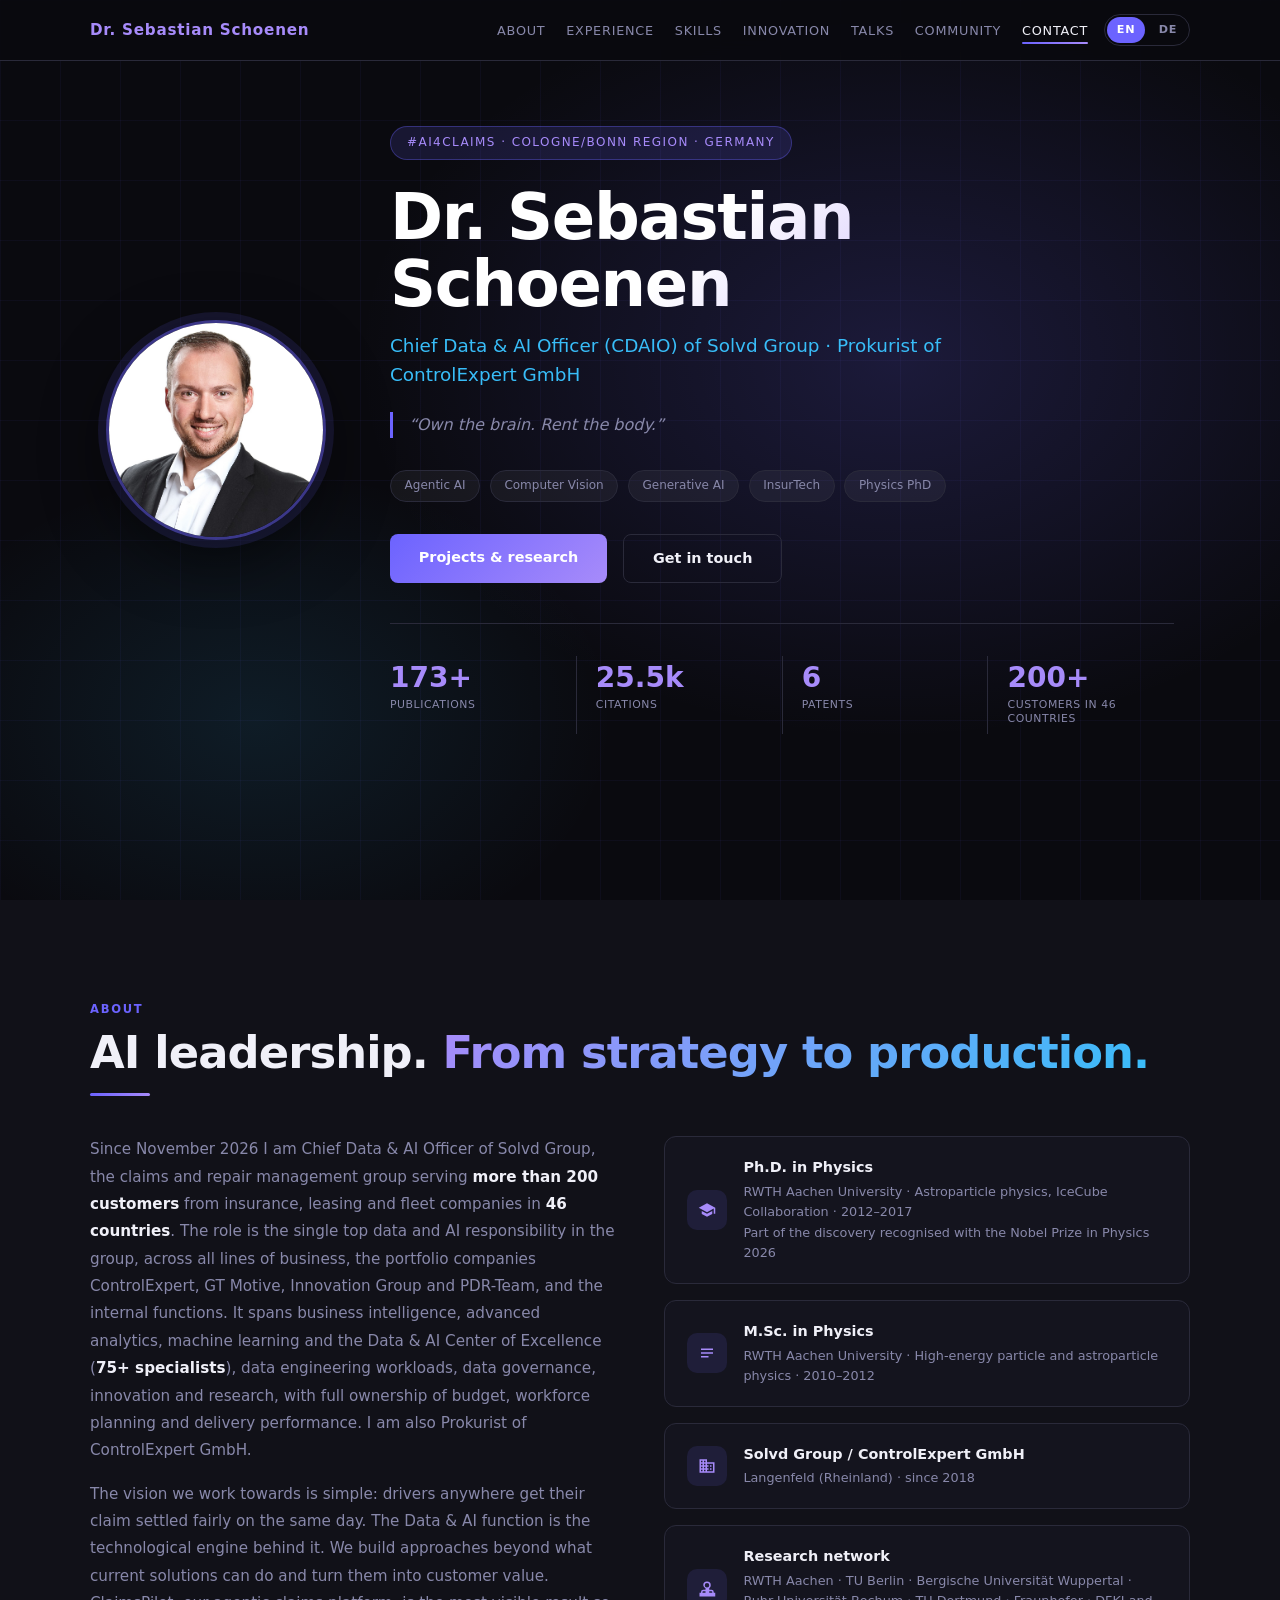
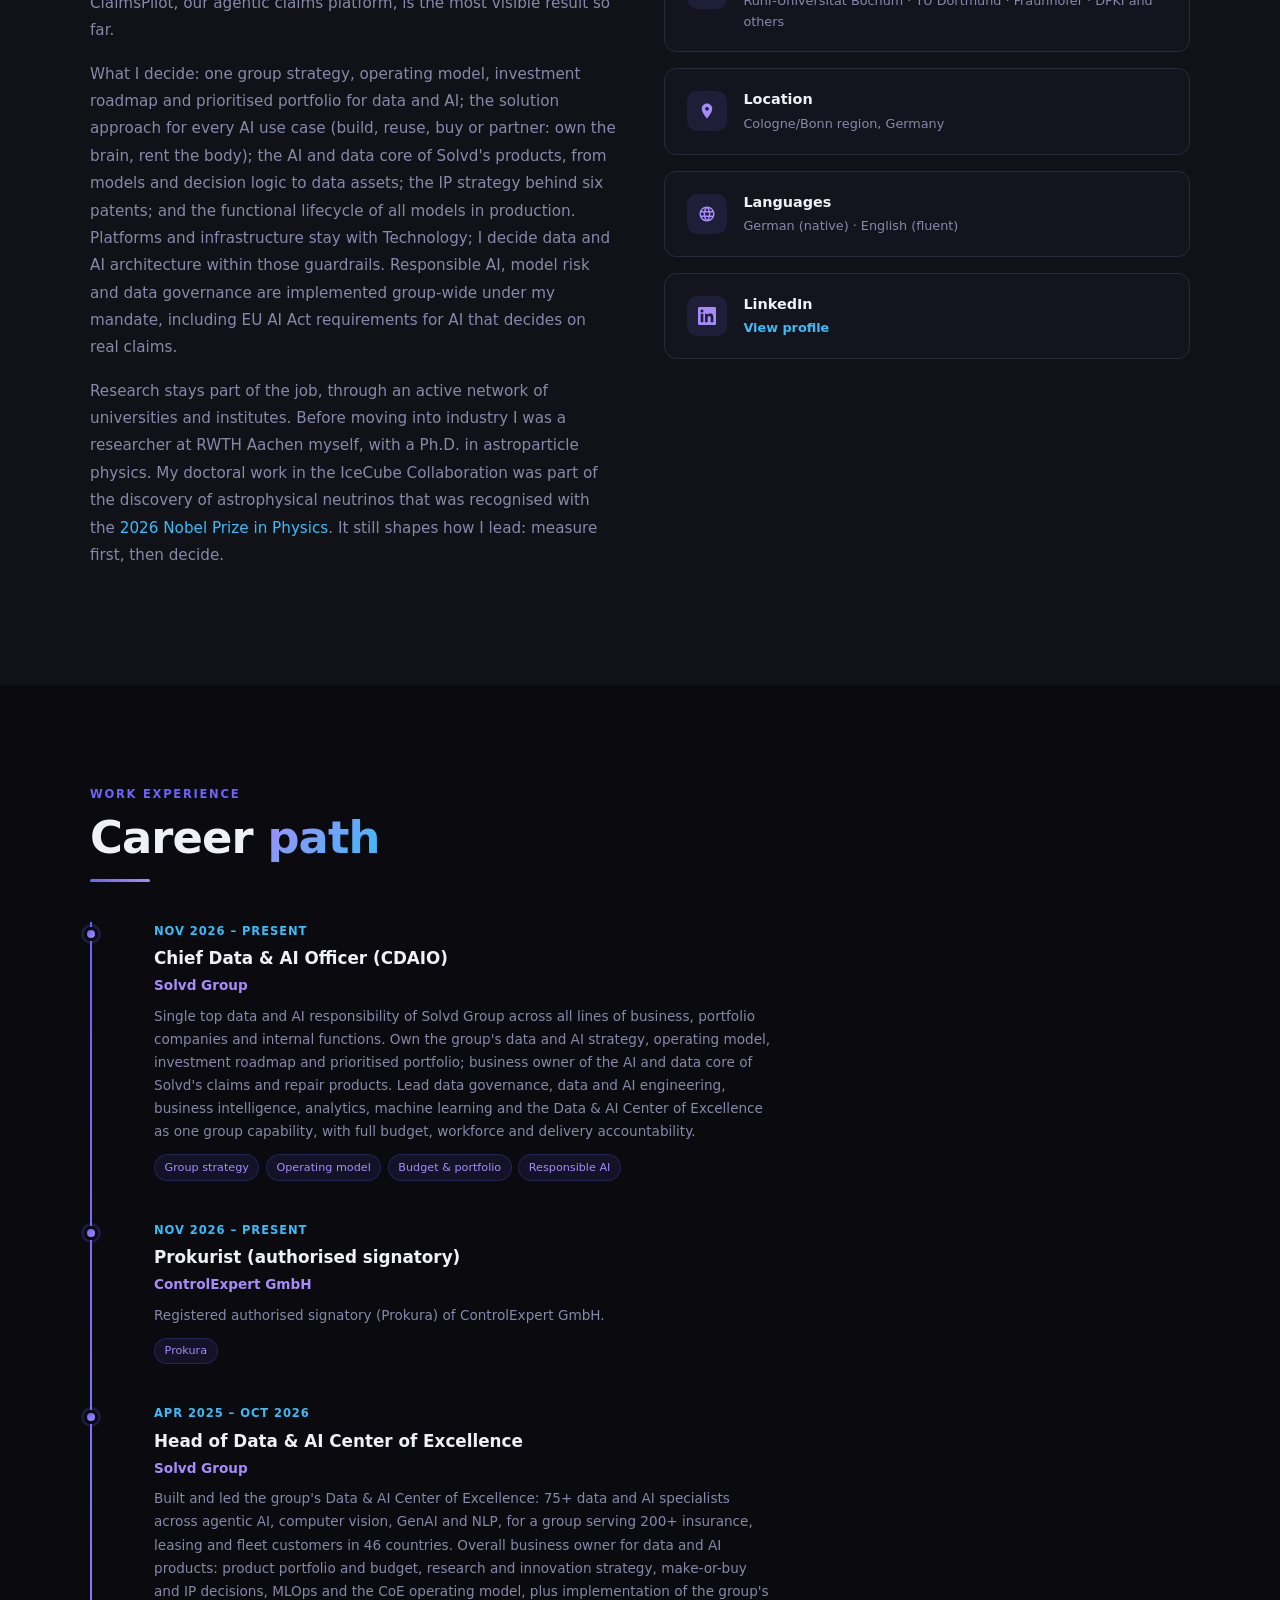
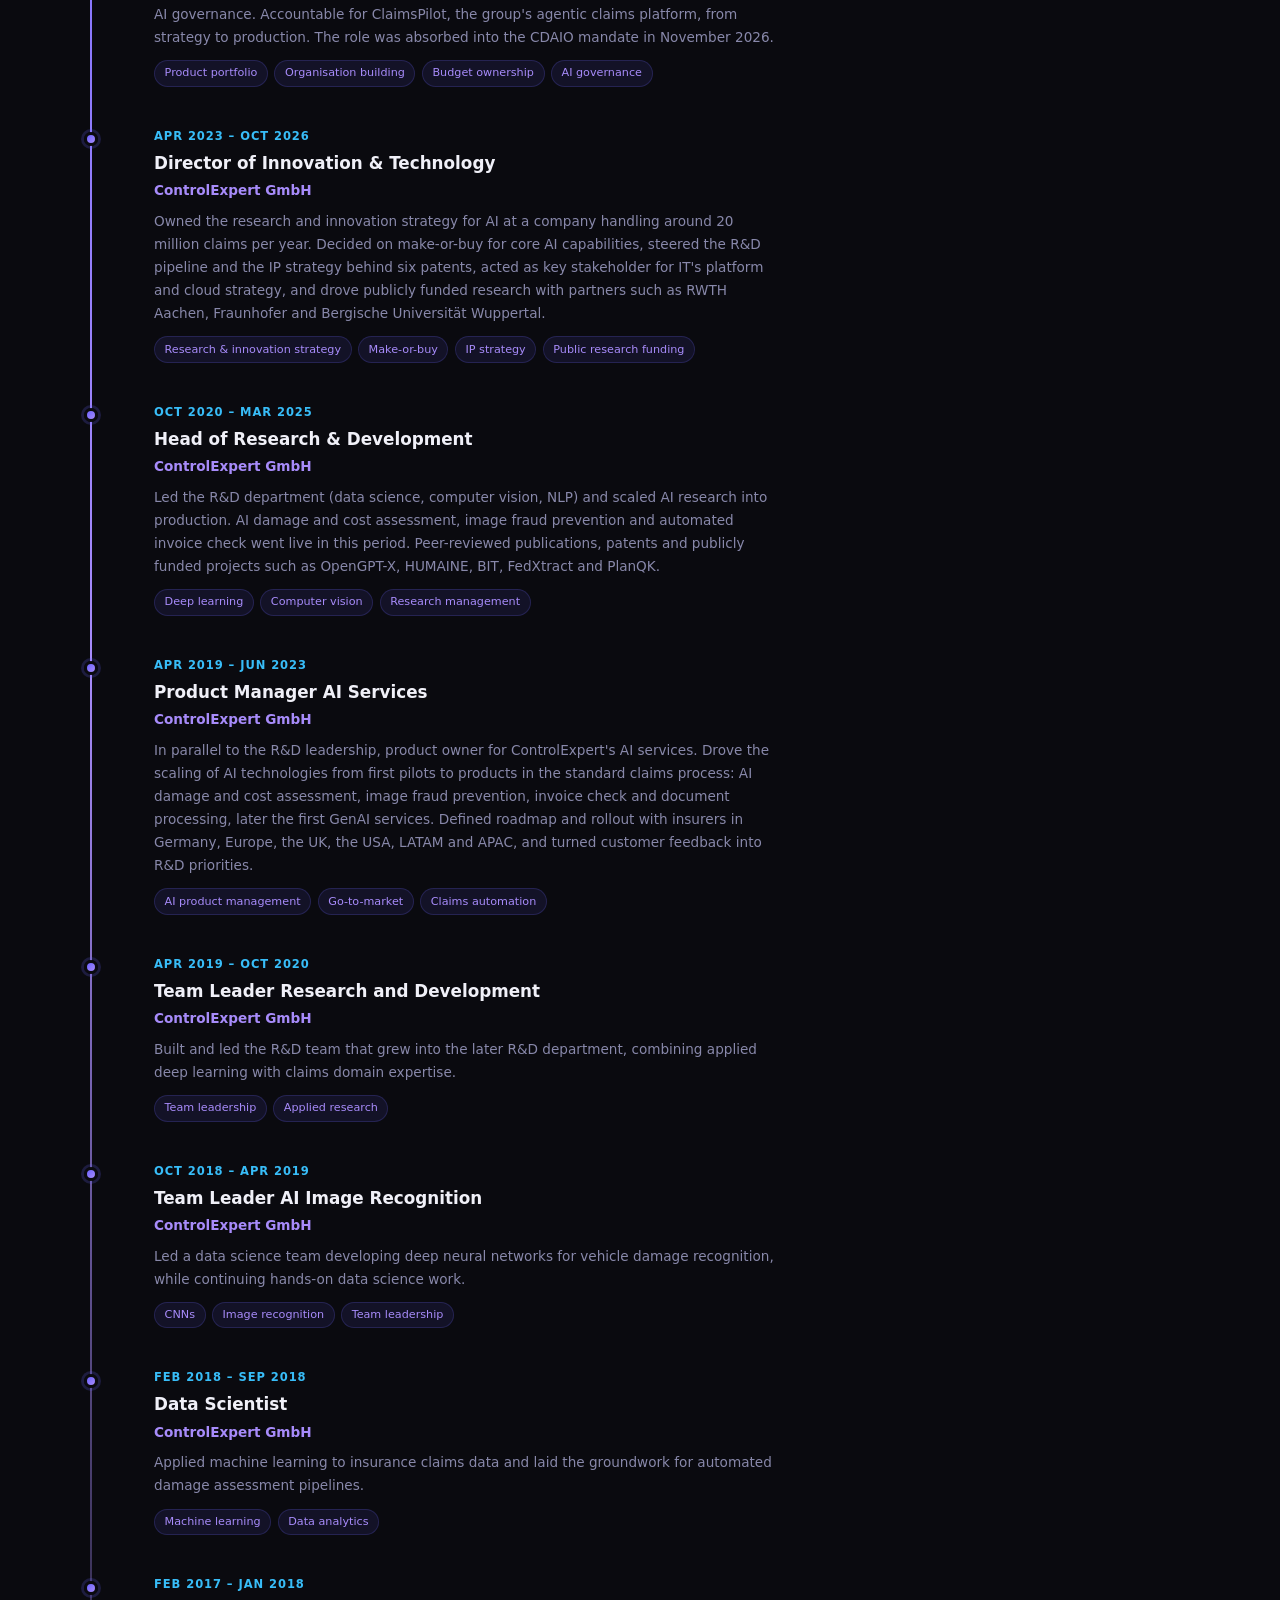
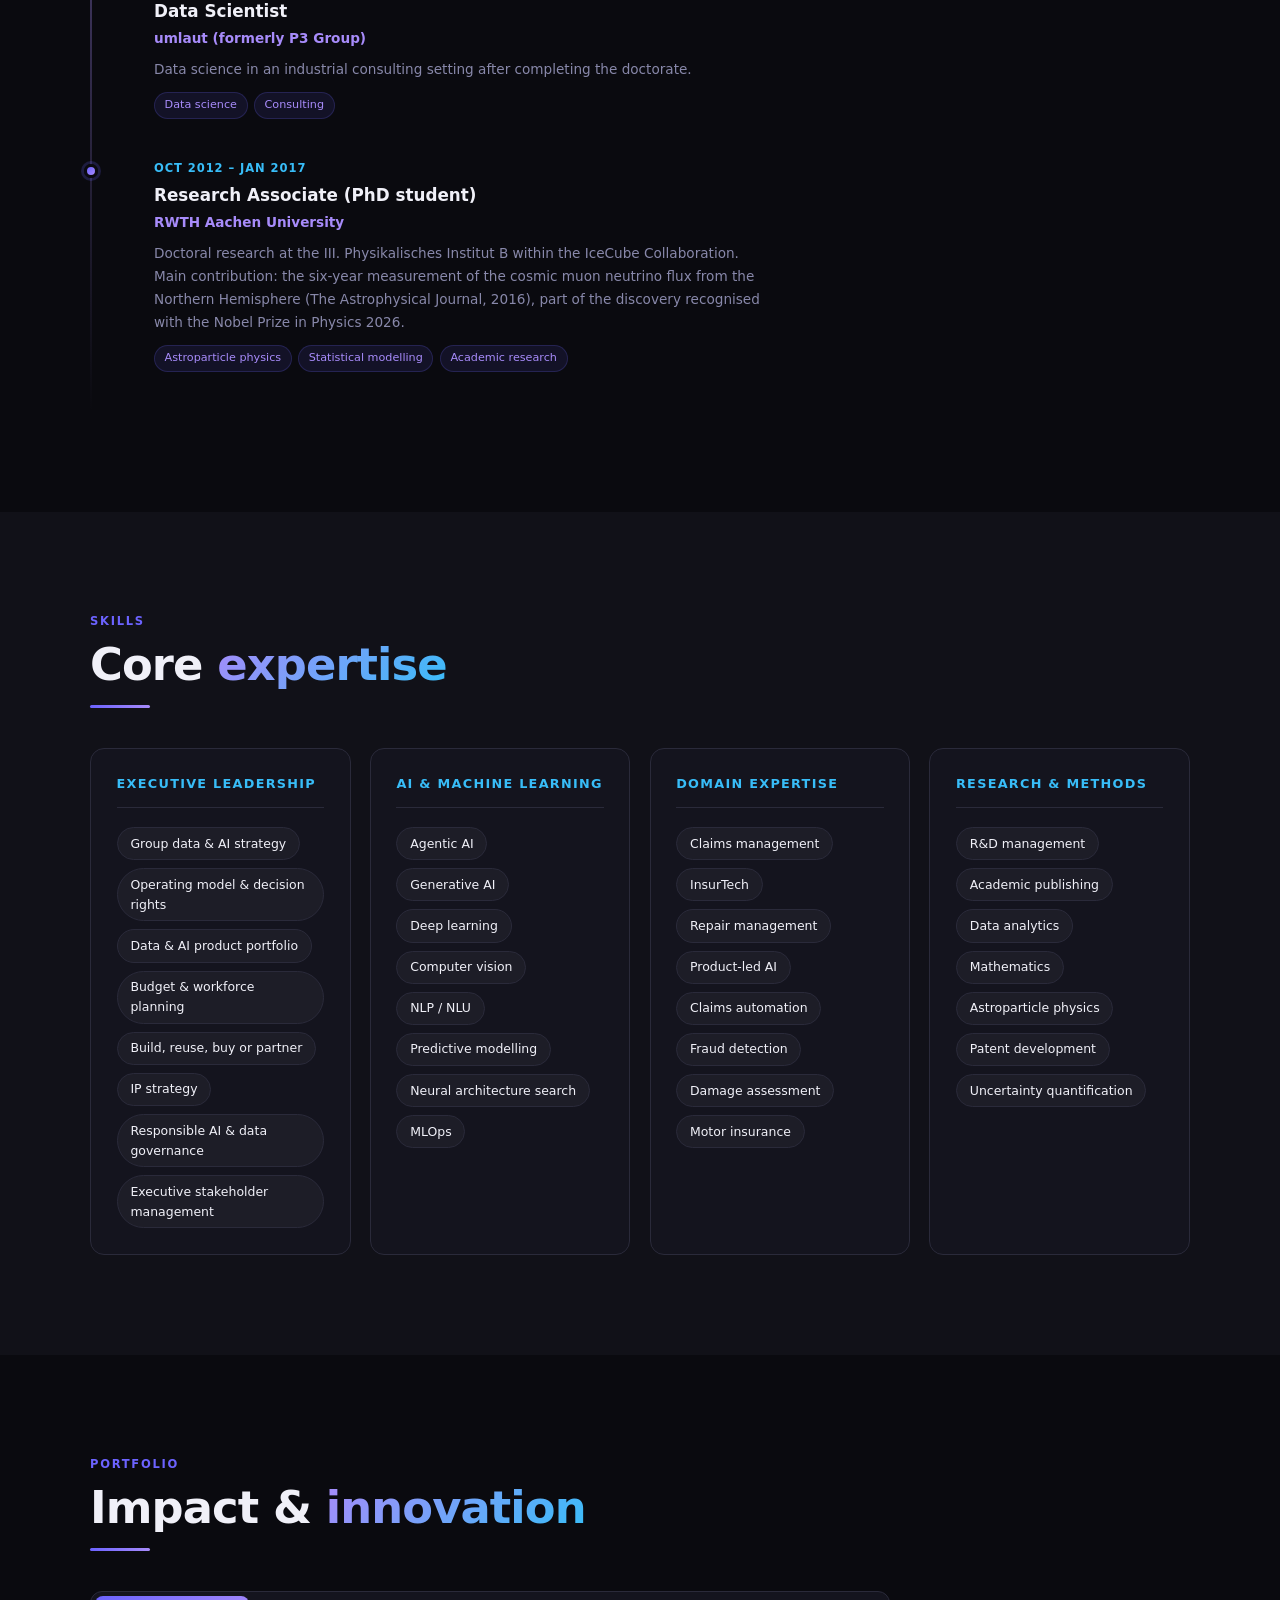
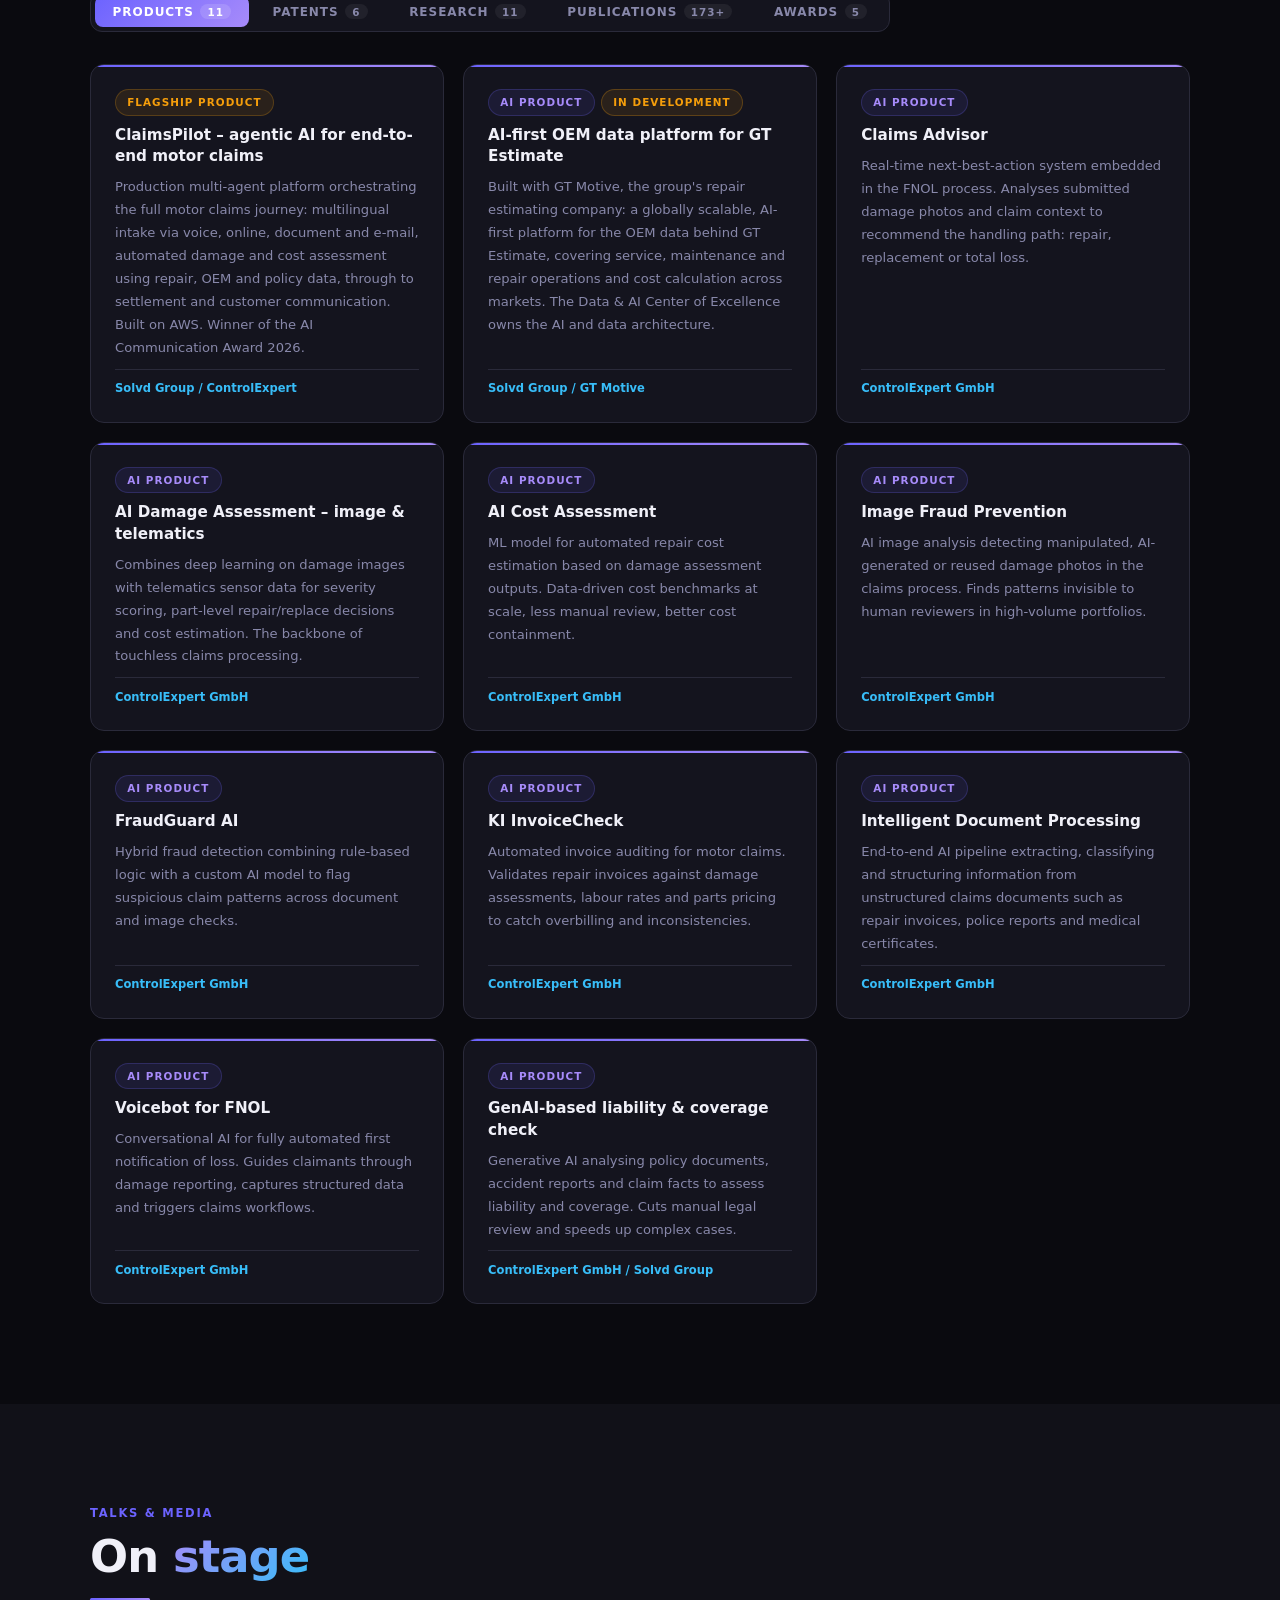
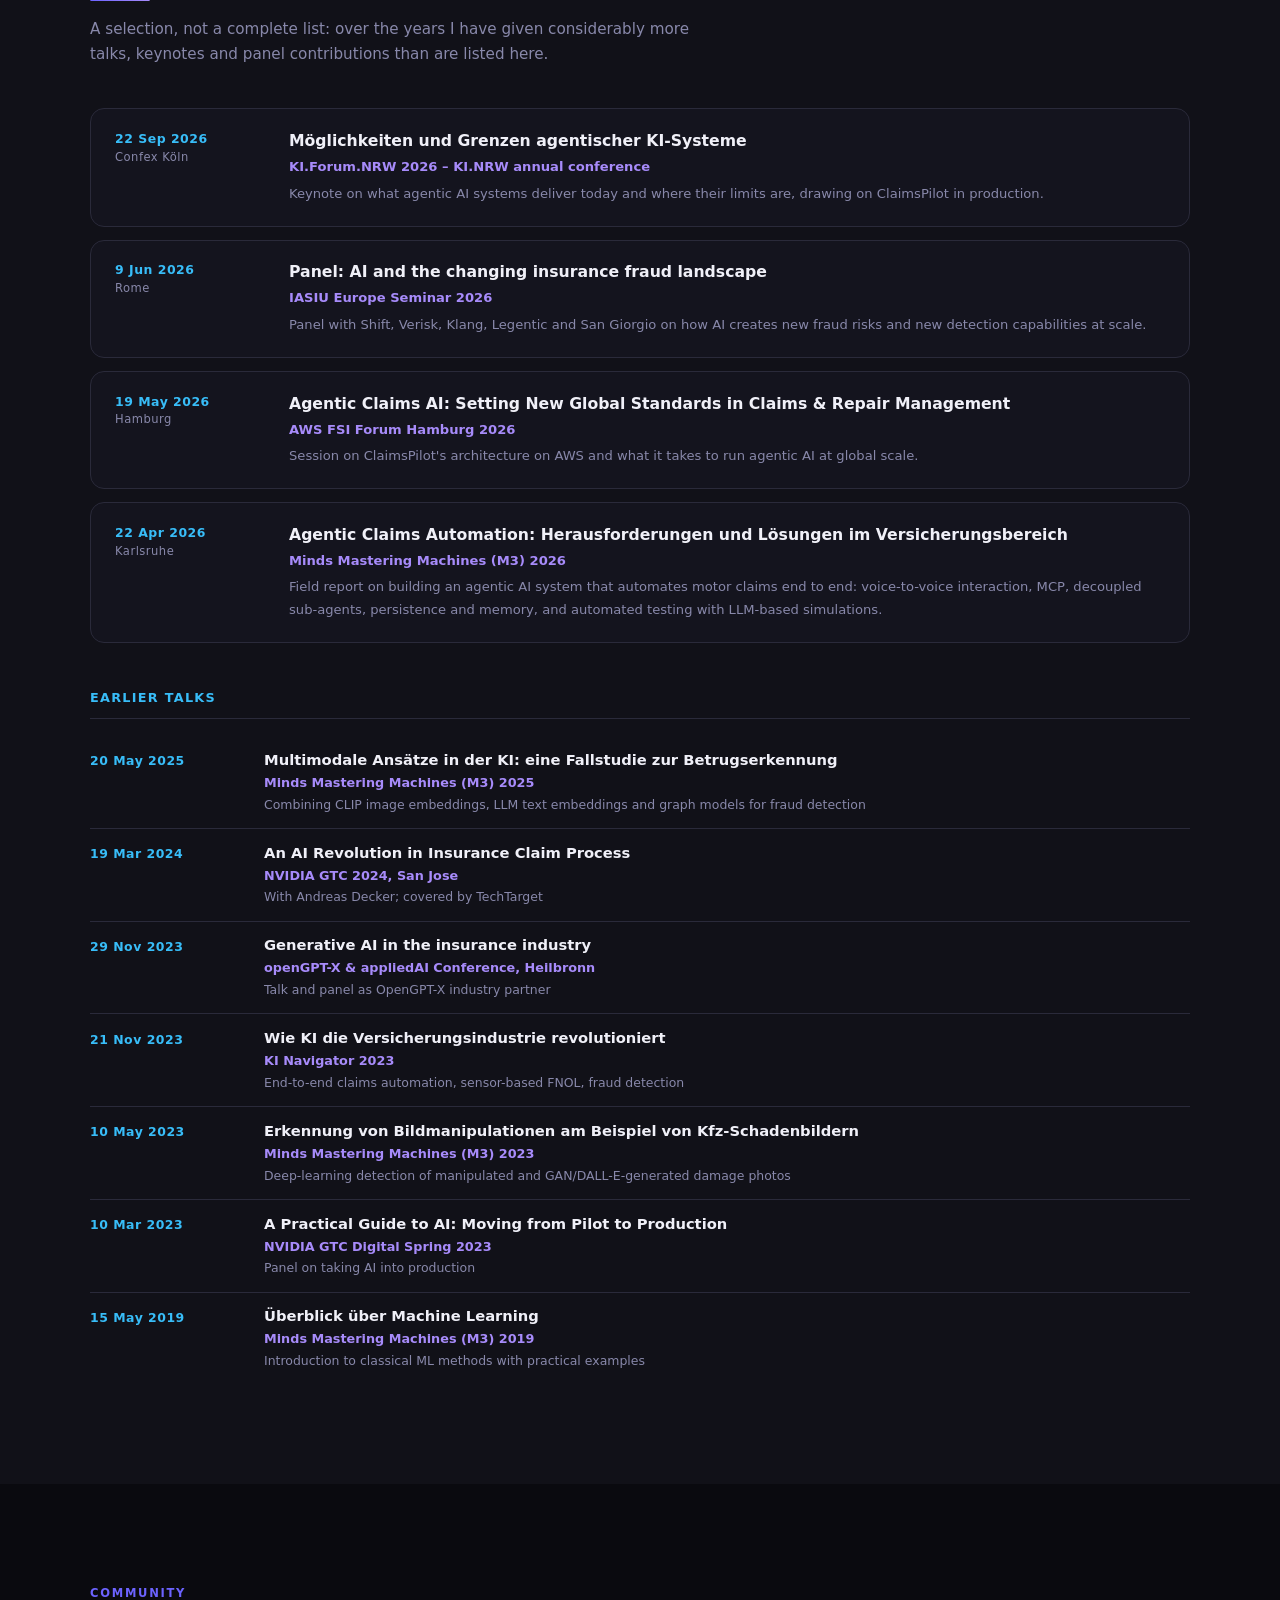
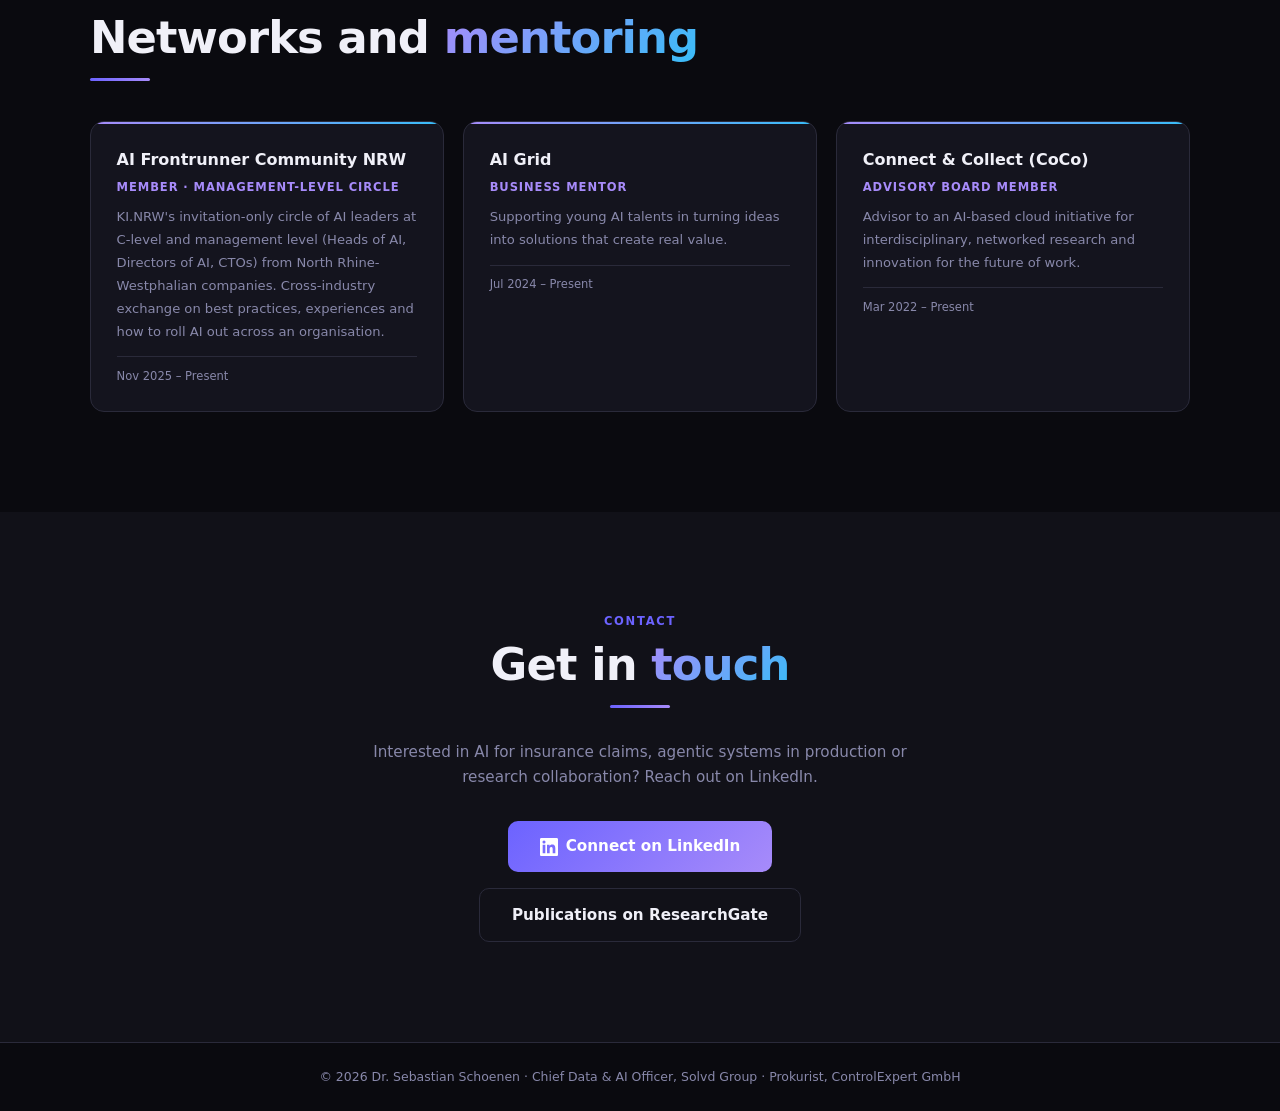
<file: index.html>
<!DOCTYPE html>
<html lang="en">
<head>
<meta charset="UTF-8">
<meta name="viewport" content="width=device-width,initial-scale=1">
<title>Dr. Sebastian Schoenen – Chief Data & AI Officer, Solvd Group | AI for Insurance Claims</title>
<meta name="description" content="Dr. Sebastian Schoenen, Chief Data &amp; AI Officer of Solvd Group: group-wide data and AI strategy, operating model and AI products for claims and repair management. Physicist, 6 patents, 173+ papers.">
<meta name="author" content="Dr. Sebastian Schoenen">
<meta name="google-site-verification" content="PhaROYmn4Sk4O86H737ElXS9R5Nn_UCqVJHR-7QiGtM">
<meta name="robots" content="index,follow,max-image-preview:large">
<meta name="theme-color" content="#0a0a0f">
<link rel="canonical" href="https://sebastianschoenen.github.io/">
<link rel="alternate" hreflang="en" href="https://sebastianschoenen.github.io/">
<link rel="alternate" hreflang="de" href="https://sebastianschoenen.github.io/de/">
<link rel="alternate" hreflang="x-default" href="https://sebastianschoenen.github.io/">
<link rel="icon" href="favicon.svg" type="image/svg+xml">
<link rel="apple-touch-icon" href="apple-touch-icon.png">
<link rel="sitemap" type="application/xml" href="sitemap.xml">
<meta property="og:type" content="profile">
<meta property="og:site_name" content="Dr. Sebastian Schoenen">
<meta property="og:locale" content="en_US">
<meta property="og:locale:alternate" content="de_DE">
<meta property="og:url" content="https://sebastianschoenen.github.io/">
<meta property="og:title" content="Dr. Sebastian Schoenen – Chief Data &amp; AI Officer, Solvd Group">
<meta property="og:description" content="Chief Data &amp; AI Officer, Solvd Group · Prokurist, ControlExpert GmbH. Agentic AI, computer vision and GenAI for motor claims &amp; repair.">
<meta property="og:image" content="https://sebastianschoenen.github.io/og-image.png">
<meta property="og:image:width" content="1200">
<meta property="og:image:height" content="630">
<meta property="og:image:alt" content="Dr. Sebastian Schoenen">
<meta property="profile:first_name" content="Sebastian">
<meta property="profile:last_name" content="Schoenen">
<meta name="twitter:card" content="summary_large_image">
<meta name="twitter:title" content="Dr. Sebastian Schoenen – Chief Data &amp; AI Officer, Solvd Group">
<meta name="twitter:description" content="Chief Data &amp; AI Officer, Solvd Group · Prokurist, ControlExpert GmbH. Agentic AI, computer vision and GenAI for motor claims &amp; repair.">
<meta name="twitter:image" content="https://sebastianschoenen.github.io/og-image.png">
<link rel="preload" as="image" href="SebastianSchoenen.jpg">
<link rel="stylesheet" href="style.css">
<script type="application/ld+json">{"@context": "https://schema.org", "@type": "Person", "@id": "https://sebastianschoenen.github.io/#person", "name": "Sebastian Schoenen", "honorificPrefix": "Dr.", "givenName": "Sebastian", "familyName": "Schoenen", "alternateName": "Dr. Sebastian Schoenen", "url": "https://sebastianschoenen.github.io/", "image": "https://sebastianschoenen.github.io/SebastianSchoenen.jpg", "jobTitle": ["Chief Data & AI Officer", "Prokurist"], "worksFor": [{"@type": "Organization", "name": "Solvd Group", "url": "https://solvd.group/"}, {"@type": "Organization", "name": "ControlExpert GmbH", "url": "https://www.controlexpert.com/", "address": {"@type": "PostalAddress", "addressLocality": "Langenfeld (Rheinland)", "addressCountry": "DE"}}], "alumniOf": {"@type": "CollegeOrUniversity", "name": "RWTH Aachen University", "url": "https://www.rwth-aachen.de/"}, "hasCredential": {"@type": "EducationalOccupationalCredential", "credentialCategory": "degree", "name": "Ph.D. in Physics", "recognizedBy": {"@type": "CollegeOrUniversity", "name": "RWTH Aachen University"}}, "address": {"@type": "PostalAddress", "addressRegion": "North Rhine-Westphalia", "addressCountry": "DE"}, "nationality": {"@type": "Country", "name": "Germany"}, "memberOf": {"@type": "Organization", "name": "IceCube Collaboration", "url": "https://icecube.wisc.edu/"}, "knowsLanguage": ["de", "en"], "knowsAbout": ["Agentic AI", "Generative AI", "Computer Vision", "Deep Learning", "Machine Learning", "Insurance Claims Management", "Motor Insurance", "Fraud Detection", "Astroparticle Physics", "AI Governance"], "award": ["AI Communication Award 2026 – AI Strategy, Analytics & Agents in Communication (ClaimsPilot)", "KI Innovation Award 2024 – F.A.Z. Institut & KI Bundesverband", "Springorum Denkmünze – RWTH Aachen (2013)", "DFG Research Training Group scholarship – RWTH Aachen (2013)", "3rd place Talanx Insurance Hackathon (2018)"], "sameAs": ["https://www.linkedin.com/in/dr-sebastian-schoenen-b24898153/", "https://www.researchgate.net/profile/Sebastian-Schoenen"]}</script>
<script type="application/ld+json">{"@context": "https://schema.org", "@type": "WebSite", "@id": "https://sebastianschoenen.github.io/#website", "url": "https://sebastianschoenen.github.io/", "name": "Dr. Sebastian Schoenen", "inLanguage": ["en", "de"], "about": {"@id": "https://sebastianschoenen.github.io/#person"}, "publisher": {"@id": "https://sebastianschoenen.github.io/#person"}}</script>
<script type="application/ld+json">{"@context": "https://schema.org", "@type": "ProfilePage", "url": "https://sebastianschoenen.github.io/", "inLanguage": "en", "name": "Dr. Sebastian Schoenen – Chief Data & AI Officer, Solvd Group", "description": "Dr. Sebastian Schoenen, Chief Data & AI Officer of Solvd Group: group-wide data and AI strategy, operating model and AI products for claims and repair management. Physicist, 6 patents, 173+ papers.", "mainEntity": {"@id": "https://sebastianschoenen.github.io/#person"}, "dateModified": "2026-11-03", "isPartOf": {"@id": "https://sebastianschoenen.github.io/#website"}}</script>
</head>
<body>

<header>
<nav aria-label="Main">
  <div class="nav-inner">
    <a class="nav-logo" href="#hero">Dr. Sebastian Schoenen</a>
    <div class="nav-right">
      <ul class="nav-links"><li><a href="#about" data-section="about">About</a></li><li><a href="#experience" data-section="experience">Experience</a></li><li><a href="#skills" data-section="skills">Skills</a></li><li><a href="#projects" data-section="projects">Innovation</a></li><li><a href="#talks" data-section="talks">Talks</a></li><li><a href="#volunteer" data-section="volunteer">Community</a></li><li><a href="#contact" data-section="contact">Contact</a></li></ul>
      <div class="lang-switch" aria-label="Language"><a href="./" hreflang="en" lang="en" aria-current="page">EN</a><a href="de/" hreflang="de" lang="de">DE</a></div>
      <button class="nav-hamburger" id="hamburger" aria-label="Open menu" aria-expanded="false" aria-controls="mobileMenu"><span></span><span></span><span></span></button>
    </div>
  </div>
</nav>
<div class="mobile-menu" id="mobileMenu"><a href="#about">About</a><a href="#experience">Experience</a><a href="#skills">Skills</a><a href="#projects">Innovation</a><a href="#talks">Talks</a><a href="#volunteer">Community</a><a href="#contact">Contact</a></div>
</header>

<main>
<section id="hero">
  <div class="hero-bg" aria-hidden="true"></div>
  <div class="grid-lines" aria-hidden="true"></div>
  <div class="hero-inner">
    <img class="hero-photo" src="SebastianSchoenen.jpg" alt="Portrait of Dr. Sebastian Schoenen" width="220" height="220" fetchpriority="high">
    <div class="hero-text">
      <div class="hero-tag">#AI4Claims · Cologne/Bonn region · Germany</div>
      <h1 class="hero-name">Dr. Sebastian <br>Schoenen</h1>
      <p class="hero-title">Chief Data &amp; AI Officer (CDAIO) of Solvd Group · Prokurist of ControlExpert GmbH</p>
      <blockquote class="hero-quote">“Own the brain. Rent the body.”</blockquote>
      <ul class="hero-badges"><li class="badge">Agentic AI</li><li class="badge">Computer Vision</li><li class="badge">Generative AI</li><li class="badge">InsurTech</li><li class="badge">Physics PhD</li></ul>
      <div class="hero-btns"><a href="#projects" class="btn-pri">Projects & research</a><a href="#contact" class="btn-sec">Get in touch</a></div>
      <ul class="hero-stats"><li class="hero-stat"><div class="stat-num">173+</div><div class="stat-lbl">Publications</div></li><li class="hero-stat"><div class="stat-num">25.5k</div><div class="stat-lbl">Citations</div></li><li class="hero-stat"><div class="stat-num">6</div><div class="stat-lbl">Patents</div></li><li class="hero-stat"><div class="stat-num">200+</div><div class="stat-lbl">Customers in 46 countries</div></li></ul>
    </div>
  </div>
</section>

<section id="about">
  <div class="container">
    <div class="sec-label">About</div>
    <h2 class="sec-title">AI leadership. <span>From strategy to production.</span></h2>
    <div class="sec-line" aria-hidden="true"></div>
    <div class="about-grid">
      <div class="about-text"><p>Since November 2026 I am Chief Data &amp; AI Officer of Solvd Group, the claims and repair management group serving <strong>more than 200 customers</strong> from insurance, leasing and fleet companies in <strong>46 countries</strong>. The role is the single top data and AI responsibility in the group, across all lines of business, the portfolio companies ControlExpert, GT Motive, Innovation Group and PDR-Team, and the internal functions. It spans business intelligence, advanced analytics, machine learning and the Data &amp; AI Center of Excellence (<strong>75+ specialists</strong>), data engineering workloads, data governance, innovation and research, with full ownership of budget, workforce planning and delivery performance. I am also Prokurist of ControlExpert GmbH.</p><p>The vision we work towards is simple: drivers anywhere get their claim settled fairly on the same day. The Data &amp; AI function is the technological engine behind it. We build approaches beyond what current solutions can do and turn them into customer value. ClaimsPilot, our agentic claims platform, is the most visible result so far.</p><p>What I decide: one group strategy, operating model, investment roadmap and prioritised portfolio for data and AI; the solution approach for every AI use case (build, reuse, buy or partner: own the brain, rent the body); the AI and data core of Solvd's products, from models and decision logic to data assets; the IP strategy behind six patents; and the functional lifecycle of all models in production. Platforms and infrastructure stay with Technology; I decide data and AI architecture within those guardrails. Responsible AI, model risk and data governance are implemented group-wide under my mandate, including EU AI Act requirements for AI that decides on real claims.</p><p>Research stays part of the job, through an active network of universities and institutes. Before moving into industry I was a researcher at RWTH Aachen myself, with a Ph.D. in astroparticle physics. My doctoral work in the IceCube Collaboration was part of the discovery of astrophysical neutrinos that was recognised with the <a href="https://www.nobelprize.org/prizes/physics/2026/press-release/" target="_blank" rel="noopener">2026 Nobel Prize in Physics</a>. It still shapes how I lead: measure first, then decide.</p></div>
      <div class="about-cards"><div class="info-card reveal"><div class="info-icon"><svg viewBox="0 0 24 24" aria-hidden="true"><path d="M12 3L1 9l11 6 9-4.91V17h2V9L12 3zM5 13.18v4L12 21l7-3.82v-4L12 17l-7-3.82z"/></svg></div><div><h3>Ph.D. in Physics</h3><p>RWTH Aachen University · Astroparticle physics, IceCube Collaboration · 2012–2017<br>Part of the discovery recognised with the Nobel Prize in Physics 2026</p></div></div><div class="info-card reveal"><div class="info-icon"><svg viewBox="0 0 24 24" aria-hidden="true"><path d="M4 6h16v2H4zm0 5h16v2H4zm0 5h10v2H4z"/></svg></div><div><h3>M.Sc. in Physics</h3><p>RWTH Aachen University · High-energy particle and astroparticle physics · 2010–2012</p></div></div><div class="info-card reveal"><div class="info-icon"><svg viewBox="0 0 24 24" aria-hidden="true"><path d="M12 7V3H2v18h20V7H12zM6 19H4v-2h2v2zm0-4H4v-2h2v2zm0-4H4V9h2v2zm0-4H4V5h2v2zm4 12H8v-2h2v2zm0-4H8v-2h2v2zm0-4H8V9h2v2zm0-4H8V5h2v2zm10 12h-8v-2h2v-2h-2v-2h2v-2h-2V9h8v10zm-2-8h-2v2h2v-2zm0 4h-2v2h2v-2z"/></svg></div><div><h3>Solvd Group / ControlExpert GmbH</h3><p>Langenfeld (Rheinland) · since 2018</p></div></div><div class="info-card reveal"><div class="info-icon"><svg viewBox="0 0 24 24" aria-hidden="true"><path d="M12 2a5 5 0 015 5c0 1.6-.8 3-2 3.9V13h3a3 3 0 013 3v1h2v5h-6v-5h2v-1a1 1 0 00-1-1h-3v2h2v5H8v-5h2v-2H7a1 1 0 00-1 1v1h2v5H2v-5h2v-1a3 3 0 013-3h3v-2.1A5 5 0 017 7a5 5 0 015-5zm0 2a3 3 0 100 6 3 3 0 000-6z"/></svg></div><div><h3>Research network</h3><p>RWTH Aachen · TU Berlin · Bergische Universität Wuppertal · Ruhr-Universität Bochum · TU Dortmund · Fraunhofer · DFKI and others</p></div></div><div class="info-card reveal"><div class="info-icon"><svg viewBox="0 0 24 24" aria-hidden="true"><path d="M12 2C8.13 2 5 5.13 5 9c0 5.25 7 13 7 13s7-7.75 7-13c0-3.87-3.13-7-7-7zm0 9.5c-1.38 0-2.5-1.12-2.5-2.5s1.12-2.5 2.5-2.5 2.5 1.12 2.5 2.5-1.12 2.5-2.5 2.5z"/></svg></div><div><h3>Location</h3><p>Cologne/Bonn region, Germany</p></div></div><div class="info-card reveal"><div class="info-icon"><svg viewBox="0 0 24 24" aria-hidden="true"><path d="M11.99 2C6.47 2 2 6.48 2 12s4.47 10 9.99 10C17.52 22 22 17.52 22 12S17.52 2 11.99 2zm6.93 6h-2.95c-.32-1.25-.78-2.45-1.38-3.56 1.84.63 3.37 1.91 4.33 3.56zM12 4.04c.83 1.2 1.48 2.53 1.91 3.96h-3.82c.43-1.43 1.08-2.76 1.91-3.96zM4.26 14C4.1 13.36 4 12.69 4 12s.1-1.36.26-2h3.38c-.08.66-.14 1.32-.14 2s.06 1.34.14 2H4.26zm.82 2h2.95c.32 1.25.78 2.45 1.38 3.56-1.84-.63-3.37-1.9-4.33-3.56zm2.95-8H5.08c.96-1.66 2.49-2.93 4.33-3.56C8.81 5.55 8.35 6.75 8.03 8zM12 19.96c-.83-1.2-1.48-2.53-1.91-3.96h3.82c-.43 1.43-1.08 2.76-1.91 3.96zM14.34 14H9.66c-.09-.66-.16-1.32-.16-2s.07-1.35.16-2h4.68c.09.65.16 1.32.16 2s-.07 1.34-.16 2zm.25 5.56c.6-1.11 1.06-2.31 1.38-3.56h2.95c-.96 1.65-2.49 2.93-4.33 3.56zM16.36 14c.08-.66.14-1.32.14-2s-.06-1.34-.14-2h3.38c.16.64.26 1.31.26 2s-.1 1.36-.26 2h-3.38z"/></svg></div><div><h3>Languages</h3><p>German (native) · English (fluent)</p></div></div><div class="info-card reveal"><div class="info-icon"><svg viewBox="0 0 24 24" aria-hidden="true"><path d="M20.447 20.452h-3.554v-5.569c0-1.328-.027-3.037-1.852-3.037-1.853 0-2.136 1.445-2.136 2.939v5.667H9.351V9h3.414v1.561h.046c.477-.9 1.637-1.85 3.37-1.85 3.601 0 4.267 2.37 4.267 5.455v6.286zM5.337 7.433a2.062 2.062 0 01-2.063-2.065 2.064 2.064 0 112.063 2.065zm1.782 13.019H3.555V9h3.564v11.452zM22.225 0H1.771C.792 0 0 .774 0 1.729v20.542C0 23.227.792 24 1.771 24h20.451C23.2 24 24 23.227 24 22.271V1.729C24 .774 23.2 0 22.222 0h.003z"/></svg></div><div><h3>LinkedIn</h3><p><a href="https://www.linkedin.com/in/dr-sebastian-schoenen-b24898153/" target="_blank" rel="noopener">View profile</a></p></div></div></div>
    </div>
  </div>
</section>

<section id="experience">
  <div class="container">
    <div class="sec-label">Work experience</div>
    <h2 class="sec-title">Career <span>path</span></h2>
    <div class="sec-line" aria-hidden="true"></div>
    <ol class="timeline"><li class="t-item reveal"><div class="t-dot" aria-hidden="true"></div><div class="t-period">Nov 2026 – Present</div><h3 class="t-role">Chief Data &amp; AI Officer (CDAIO)</h3><div class="t-company">Solvd Group</div><p class="t-desc">Single top data and AI responsibility of Solvd Group across all lines of business, portfolio companies and internal functions. Own the group's data and AI strategy, operating model, investment roadmap and prioritised portfolio; business owner of the AI and data core of Solvd's claims and repair products. Lead data governance, data and AI engineering, business intelligence, analytics, machine learning and the Data &amp; AI Center of Excellence as one group capability, with full budget, workforce and delivery accountability.</p><ul class="t-tags"><li class="t-tag">Group strategy</li><li class="t-tag">Operating model</li><li class="t-tag">Budget &amp; portfolio</li><li class="t-tag">Responsible AI</li></ul></li><li class="t-item reveal"><div class="t-dot" aria-hidden="true"></div><div class="t-period">Nov 2026 – Present</div><h3 class="t-role">Prokurist (authorised signatory)</h3><div class="t-company">ControlExpert GmbH</div><p class="t-desc">Registered authorised signatory (Prokura) of ControlExpert GmbH.</p><ul class="t-tags"><li class="t-tag">Prokura</li></ul></li><li class="t-item reveal"><div class="t-dot" aria-hidden="true"></div><div class="t-period">Apr 2025 – Oct 2026</div><h3 class="t-role">Head of Data &amp; AI Center of Excellence</h3><div class="t-company">Solvd Group</div><p class="t-desc">Built and led the group's Data &amp; AI Center of Excellence: 75+ data and AI specialists across agentic AI, computer vision, GenAI and NLP, for a group serving 200+ insurance, leasing and fleet customers in 46 countries. Overall business owner for data and AI products: product portfolio and budget, research and innovation strategy, make-or-buy and IP decisions, MLOps and the CoE operating model, plus implementation of the group's AI governance. Accountable for ClaimsPilot, the group's agentic claims platform, from strategy to production. The role was absorbed into the CDAIO mandate in November 2026.</p><ul class="t-tags"><li class="t-tag">Product portfolio</li><li class="t-tag">Organisation building</li><li class="t-tag">Budget ownership</li><li class="t-tag">AI governance</li></ul></li><li class="t-item reveal"><div class="t-dot" aria-hidden="true"></div><div class="t-period">Apr 2023 – Oct 2026</div><h3 class="t-role">Director of Innovation &amp; Technology</h3><div class="t-company">ControlExpert GmbH</div><p class="t-desc">Owned the research and innovation strategy for AI at a company handling around 20 million claims per year. Decided on make-or-buy for core AI capabilities, steered the R&amp;D pipeline and the IP strategy behind six patents, acted as key stakeholder for IT's platform and cloud strategy, and drove publicly funded research with partners such as RWTH Aachen, Fraunhofer and Bergische Universität Wuppertal.</p><ul class="t-tags"><li class="t-tag">Research &amp; innovation strategy</li><li class="t-tag">Make-or-buy</li><li class="t-tag">IP strategy</li><li class="t-tag">Public research funding</li></ul></li><li class="t-item reveal"><div class="t-dot" aria-hidden="true"></div><div class="t-period">Oct 2020 – Mar 2025</div><h3 class="t-role">Head of Research &amp; Development</h3><div class="t-company">ControlExpert GmbH</div><p class="t-desc">Led the R&amp;D department (data science, computer vision, NLP) and scaled AI research into production. AI damage and cost assessment, image fraud prevention and automated invoice check went live in this period. Peer-reviewed publications, patents and publicly funded projects such as OpenGPT-X, HUMAINE, BIT, FedXtract and PlanQK.</p><ul class="t-tags"><li class="t-tag">Deep learning</li><li class="t-tag">Computer vision</li><li class="t-tag">Research management</li></ul></li><li class="t-item reveal"><div class="t-dot" aria-hidden="true"></div><div class="t-period">Apr 2019 – Jun 2023</div><h3 class="t-role">Product Manager AI Services</h3><div class="t-company">ControlExpert GmbH</div><p class="t-desc">In parallel to the R&amp;D leadership, product owner for ControlExpert's AI services. Drove the scaling of AI technologies from first pilots to products in the standard claims process: AI damage and cost assessment, image fraud prevention, invoice check and document processing, later the first GenAI services. Defined roadmap and rollout with insurers in Germany, Europe, the UK, the USA, LATAM and APAC, and turned customer feedback into R&amp;D priorities.</p><ul class="t-tags"><li class="t-tag">AI product management</li><li class="t-tag">Go-to-market</li><li class="t-tag">Claims automation</li></ul></li><li class="t-item reveal"><div class="t-dot" aria-hidden="true"></div><div class="t-period">Apr 2019 – Oct 2020</div><h3 class="t-role">Team Leader Research and Development</h3><div class="t-company">ControlExpert GmbH</div><p class="t-desc">Built and led the R&amp;D team that grew into the later R&amp;D department, combining applied deep learning with claims domain expertise.</p><ul class="t-tags"><li class="t-tag">Team leadership</li><li class="t-tag">Applied research</li></ul></li><li class="t-item reveal"><div class="t-dot" aria-hidden="true"></div><div class="t-period">Oct 2018 – Apr 2019</div><h3 class="t-role">Team Leader AI Image Recognition</h3><div class="t-company">ControlExpert GmbH</div><p class="t-desc">Led a data science team developing deep neural networks for vehicle damage recognition, while continuing hands-on data science work.</p><ul class="t-tags"><li class="t-tag">CNNs</li><li class="t-tag">Image recognition</li><li class="t-tag">Team leadership</li></ul></li><li class="t-item reveal"><div class="t-dot" aria-hidden="true"></div><div class="t-period">Feb 2018 – Sep 2018</div><h3 class="t-role">Data Scientist</h3><div class="t-company">ControlExpert GmbH</div><p class="t-desc">Applied machine learning to insurance claims data and laid the groundwork for automated damage assessment pipelines.</p><ul class="t-tags"><li class="t-tag">Machine learning</li><li class="t-tag">Data analytics</li></ul></li><li class="t-item reveal"><div class="t-dot" aria-hidden="true"></div><div class="t-period">Feb 2017 – Jan 2018</div><h3 class="t-role">Data Scientist</h3><div class="t-company">umlaut (formerly P3 Group)</div><p class="t-desc">Data science in an industrial consulting setting after completing the doctorate.</p><ul class="t-tags"><li class="t-tag">Data science</li><li class="t-tag">Consulting</li></ul></li><li class="t-item reveal"><div class="t-dot" aria-hidden="true"></div><div class="t-period">Oct 2012 – Jan 2017</div><h3 class="t-role">Research Associate (PhD student)</h3><div class="t-company">RWTH Aachen University</div><p class="t-desc">Doctoral research at the III. Physikalisches Institut B within the IceCube Collaboration. Main contribution: the six-year measurement of the cosmic muon neutrino flux from the Northern Hemisphere (The Astrophysical Journal, 2016), part of the discovery recognised with the Nobel Prize in Physics 2026.</p><ul class="t-tags"><li class="t-tag">Astroparticle physics</li><li class="t-tag">Statistical modelling</li><li class="t-tag">Academic research</li></ul></li></ol>
  </div>
</section>

<section id="skills">
  <div class="container">
    <div class="sec-label">Skills</div>
    <h2 class="sec-title">Core <span>expertise</span></h2>
    <div class="sec-line" aria-hidden="true"></div>
    <div class="skills-grid"><div class="skill-cat reveal"><h3>Executive leadership</h3><ul class="skill-pills"><li class="skill-pill">Group data &amp; AI strategy</li><li class="skill-pill">Operating model &amp; decision rights</li><li class="skill-pill">Data &amp; AI product portfolio</li><li class="skill-pill">Budget &amp; workforce planning</li><li class="skill-pill">Build, reuse, buy or partner</li><li class="skill-pill">IP strategy</li><li class="skill-pill">Responsible AI &amp; data governance</li><li class="skill-pill">Executive stakeholder management</li></ul></div><div class="skill-cat reveal"><h3>AI &amp; machine learning</h3><ul class="skill-pills"><li class="skill-pill">Agentic AI</li><li class="skill-pill">Generative AI</li><li class="skill-pill">Deep learning</li><li class="skill-pill">Computer vision</li><li class="skill-pill">NLP / NLU</li><li class="skill-pill">Predictive modelling</li><li class="skill-pill">Neural architecture search</li><li class="skill-pill">MLOps</li></ul></div><div class="skill-cat reveal"><h3>Domain expertise</h3><ul class="skill-pills"><li class="skill-pill">Claims management</li><li class="skill-pill">InsurTech</li><li class="skill-pill">Repair management</li><li class="skill-pill">Product-led AI</li><li class="skill-pill">Claims automation</li><li class="skill-pill">Fraud detection</li><li class="skill-pill">Damage assessment</li><li class="skill-pill">Motor insurance</li></ul></div><div class="skill-cat reveal"><h3>Research &amp; methods</h3><ul class="skill-pills"><li class="skill-pill">R&amp;D management</li><li class="skill-pill">Academic publishing</li><li class="skill-pill">Data analytics</li><li class="skill-pill">Mathematics</li><li class="skill-pill">Astroparticle physics</li><li class="skill-pill">Patent development</li><li class="skill-pill">Uncertainty quantification</li></ul></div></div>
  </div>
</section>

<section id="projects">
  <div class="container">
    <div class="sec-label">Portfolio</div>
    <h2 class="sec-title">Impact &amp; <span>innovation</span></h2>
    <div class="sec-line" aria-hidden="true"></div>
    <div class="tab-bar" role="tablist"><button class="tab-btn active" role="tab" id="tabbtn-products" aria-controls="tab-products" aria-selected="true" data-tab="products">Products <span class="tab-count">11</span></button><button class="tab-btn" role="tab" id="tabbtn-patents" aria-controls="tab-patents" aria-selected="false" data-tab="patents">Patents <span class="tab-count">6</span></button><button class="tab-btn" role="tab" id="tabbtn-research" aria-controls="tab-research" aria-selected="false" data-tab="research">Research <span class="tab-count">11</span></button><button class="tab-btn" role="tab" id="tabbtn-publications" aria-controls="tab-publications" aria-selected="false" data-tab="publications">Publications <span class="tab-count">173+</span></button><button class="tab-btn" role="tab" id="tabbtn-awards" aria-controls="tab-awards" aria-selected="false" data-tab="awards">Awards <span class="tab-count">5</span></button></div>
    <div class="proj-group visible" id="tab-products" role="tabpanel" aria-labelledby="tabbtn-products"><ul class="proj-grid"><li class="card-base reveal prod-card"><div class="pill-row"><span class="pill pill-flagship">Flagship product</span></div><h3>ClaimsPilot – agentic AI for end-to-end motor claims</h3><p>Production multi-agent platform orchestrating the full motor claims journey: multilingual intake via voice, online, document and e-mail, automated damage and cost assessment using repair, OEM and policy data, through to settlement and customer communication. Built on AWS. Winner of the AI Communication Award 2026.</p><div class="card-meta"><strong>Solvd Group / ControlExpert</strong></div></li><li class="card-base reveal prod-card"><div class="pill-row"><span class="pill pill-ai">AI product</span><span class="pill pill-upcoming">In development</span></div><h3>AI-first OEM data platform for GT Estimate</h3><p>Built with GT Motive, the group's repair estimating company: a globally scalable, AI-first platform for the OEM data behind GT Estimate, covering service, maintenance and repair operations and cost calculation across markets. The Data &amp; AI Center of Excellence owns the AI and data architecture.</p><div class="card-meta"><strong>Solvd Group / GT Motive</strong></div></li><li class="card-base reveal prod-card"><div class="pill-row"><span class="pill pill-ai">AI product</span></div><h3>Claims Advisor</h3><p>Real-time next-best-action system embedded in the FNOL process. Analyses submitted damage photos and claim context to recommend the handling path: repair, replacement or total loss.</p><div class="card-meta"><strong>ControlExpert GmbH</strong></div></li><li class="card-base reveal prod-card"><div class="pill-row"><span class="pill pill-ai">AI product</span></div><h3>AI Damage Assessment – image &amp; telematics</h3><p>Combines deep learning on damage images with telematics sensor data for severity scoring, part-level repair/replace decisions and cost estimation. The backbone of touchless claims processing.</p><div class="card-meta"><strong>ControlExpert GmbH</strong></div></li><li class="card-base reveal prod-card"><div class="pill-row"><span class="pill pill-ai">AI product</span></div><h3>AI Cost Assessment</h3><p>ML model for automated repair cost estimation based on damage assessment outputs. Data-driven cost benchmarks at scale, less manual review, better cost containment.</p><div class="card-meta"><strong>ControlExpert GmbH</strong></div></li><li class="card-base reveal prod-card"><div class="pill-row"><span class="pill pill-ai">AI product</span></div><h3>Image Fraud Prevention</h3><p>AI image analysis detecting manipulated, AI-generated or reused damage photos in the claims process. Finds patterns invisible to human reviewers in high-volume portfolios.</p><div class="card-meta"><strong>ControlExpert GmbH</strong></div></li><li class="card-base reveal prod-card"><div class="pill-row"><span class="pill pill-ai">AI product</span></div><h3>FraudGuard AI</h3><p>Hybrid fraud detection combining rule-based logic with a custom AI model to flag suspicious claim patterns across document and image checks.</p><div class="card-meta"><strong>ControlExpert GmbH</strong></div></li><li class="card-base reveal prod-card"><div class="pill-row"><span class="pill pill-ai">AI product</span></div><h3>KI InvoiceCheck</h3><p>Automated invoice auditing for motor claims. Validates repair invoices against damage assessments, labour rates and parts pricing to catch overbilling and inconsistencies.</p><div class="card-meta"><strong>ControlExpert GmbH</strong></div></li><li class="card-base reveal prod-card"><div class="pill-row"><span class="pill pill-ai">AI product</span></div><h3>Intelligent Document Processing</h3><p>End-to-end AI pipeline extracting, classifying and structuring information from unstructured claims documents such as repair invoices, police reports and medical certificates.</p><div class="card-meta"><strong>ControlExpert GmbH</strong></div></li><li class="card-base reveal prod-card"><div class="pill-row"><span class="pill pill-ai">AI product</span></div><h3>Voicebot for FNOL</h3><p>Conversational AI for fully automated first notification of loss. Guides claimants through damage reporting, captures structured data and triggers claims workflows.</p><div class="card-meta"><strong>ControlExpert GmbH</strong></div></li><li class="card-base reveal prod-card"><div class="pill-row"><span class="pill pill-ai">AI product</span></div><h3>GenAI-based liability &amp; coverage check</h3><p>Generative AI analysing policy documents, accident reports and claim facts to assess liability and coverage. Cuts manual legal review and speeds up complex cases.</p><div class="card-meta"><strong>ControlExpert GmbH / Solvd Group</strong></div></li></ul></div><div class="proj-group" id="tab-patents" role="tabpanel" aria-labelledby="tabbtn-patents" hidden><ul class="proj-grid"><li class="card-base reveal patent-card"><span class="pill pill-patent">US · EP · JP · DE</span><h3>Method for assessing damage to a motor vehicle</h3><p>AI-based method for evaluating vehicle damage from image files: detecting damage per vehicle zone, determining severity and deciding for each part whether repair or replacement is required.</p><div class="patent-num">US11397972B2 · EP3736758A1 · Priority 2019-03-05 · Granted 2022-07-26</div></li><li class="card-base reveal patent-card"><span class="pill pill-patent">DE</span><h3>Automatic detection of vehicle damage in an accident</h3><p>Sensor-based detection using continuously acquired acceleration, speed and yaw-rate values while driving to identify damage events automatically.</p><div class="patent-num">DE102019105535A1 · Priority 2019-03-05</div></li><li class="card-base reveal patent-card"><span class="pill pill-patent">DE</span><h3>Automatic detection of damage events from image material</h3><p>Neural network generating multiple weighted bounding boxes, building a 2D density function from them and using it to localise and classify damage, overcoming the limits of non-maximum suppression.</p><div class="patent-num">DE102019129826A1 · DE102019129826B4 · Priority 2019-11-05 · Granted 2025-01-23</div></li><li class="card-base reveal patent-card"><span class="pill pill-patent">DE</span><h3>Plausibility of a vehicle repair plan</h3><p>Method for checking a vehicle repair plan for technical plausibility, evaluating which parts require repair or replacement.</p><div class="patent-num">DE102020105545A1 · Priority 2020-03-02</div></li><li class="card-base reveal patent-card"><span class="pill pill-patent">DE</span><h3>Method for extracting a vehicle identification number</h3><p>AI-based extraction of a VIN from an image of a vehicle registration document or the vehicle itself, enabling automated vehicle identification in claims workflows.</p><div class="patent-num">DE102019109941A1 · Priority 2019-04-15</div></li><li class="card-base reveal patent-card"><span class="pill pill-patent">DE</span><h3>Simple annotation of complex damage on image material</h3><p>Neural-network-based method for annotating complex damage on images, simplifying the creation of training data for AI damage assessment.</p><div class="patent-num">DE102019129968A1 · Priority 2019-11-06</div></li></ul></div><div class="proj-group" id="tab-research" role="tabpanel" aria-labelledby="tabbtn-research" hidden><ul class="proj-grid"><li class="card-base reveal research-card"><div class="pill-row"><span class="pill pill-research">Horizon Europe · MSCA</span><span class="pill pill-upcoming">Starts 2027</span></div><h3>ELEVATE – Exascale, Quantum Computing and Machine Learning for Innovation in Sciences</h3><p>Joint doctoral network training twelve doctoral candidates in HPC, quantum computing and machine learning, with applications in particle physics, fluid dynamics and structural biology, alongside CERN, Forschungszentrum Jülich, CINECA, Bergische Universität Wuppertal, RWTH Aachen and others. ControlExpert is a partner organisation and hosts industrial secondments.</p><div class="card-meta"><strong><a href="https://cordis.europa.eu/project/id/101311308" target="_blank" rel="noopener">Grant 101311308</a> · University of Cyprus (coord.) · €4.3M EU contribution</strong> · 2027–2032</div></li><li class="card-base reveal research-card"><div class="pill-row"><span class="pill pill-research">BMFTR · ErUM-Data</span><span class="pill pill-ongoing">Ongoing</span></div><h3>ErUM-ARIA</h3><p>Efficient AI methods for physical simulations, developed jointly by RWTH Aachen University, FAU Erlangen-Nürnberg and ControlExpert. The partners bring simulation problems from astroparticle physics, particle physics, engineering and digital claims handling.</p><div class="card-meta"><strong>BMFTR · RWTH Aachen · FAU Erlangen-Nürnberg</strong> · since 2026</div></li><li class="card-base reveal research-card"><div class="pill-row"><span class="pill pill-research">EFRE / JFT NRW</span><span class="pill pill-ongoing">Ongoing</span></div><h3>PocketViz</h3><p>Mobile AI app for detecting and measuring surface defects from multimodal data (image, depth, text). ControlExpert's use case: dents and scratches on vehicle bodies. Led by the TMDT institute at Bergische Universität Wuppertal, with Dermanostic and Schorn as further application partners.</p><div class="card-meta"><strong>Bergische Universität Wuppertal · EFRE/JFT NRW 2021–2027</strong></div></li><li class="card-base reveal research-card"><div class="pill-row"><span class="pill pill-research">EFRE / NRW</span><span class="pill pill-ongoing">Ongoing</span></div><h3>Just Scan It 3D</h3><p>AI workflow converting smartphone captures into precise 3D meshes and Gaussian splats for virtual damage assessment and AR-based claims inspection.</p><div class="card-meta"><strong>EFRE / NRW Ministry of Economic Affairs</strong> · since summer 2024</div></li><li class="card-base reveal research-card"><div class="pill-row"><span class="pill pill-research">Gaia-X · BMWK</span><span class="pill pill-done">Completed</span></div><h3>OpenGPT-X</h3><p>Consortium building large open language models in the Gaia-X ecosystem, with ControlExpert as the insurance industry partner alongside Fraunhofer, Aleph Alpha, DFKI, Forschungszentrum Jülich, IONOS, TU Dresden and WDR. Findings presented at the openGPT-X &amp; appliedAI conference 2023.</p><div class="card-meta"><strong>Fraunhofer IAIS / IIS (lead) · BMWK</strong> · 2022–2024</div></li><li class="card-base reveal research-card"><div class="pill-row"><span class="pill pill-research">BMBF</span><span class="pill pill-done">Completed</span></div><h3>FedXtract</h3><p>Open-source SDK for federated learning so that companies can train AI models for document extraction jointly without sharing raw data, then adapt them via transfer learning. ControlExpert contributed the claims document use case and labelled data.</p><div class="card-meta"><strong><a href="https://www.fedxtract.net/" target="_blank" rel="noopener">fedxtract.net</a> · Condat AG (coord.) · Fraunhofer IAIS · FKZ 01IS21037A</strong> · 11/2021 – 04/2024</div></li><li class="card-base reveal research-card"><div class="pill-row"><span class="pill pill-research">Gaia-X · BMWK</span><span class="pill pill-done">Completed</span></div><h3>Autowerkstatt 4.0</h3><p>Winner project of the federal Gaia-X funding competition: an AI-based vehicle diagnostics ecosystem connecting workshops, diagnostic system providers and AI companies via Gaia-X federated services.</p><div class="card-meta"><strong>eco – Verband der Internetwirtschaft (lead) · BMWK</strong></div></li><li class="card-base reveal research-card"><div class="pill-row"><span class="pill pill-research">BMWK</span><span class="pill pill-done">Completed</span></div><h3>PlanQK</h3><p>Platform and ecosystem for quantum-assisted AI. ControlExpert joined as associated partner in 2021 to explore where quantum-supported AI could help motor claims management.</p><div class="card-meta"><strong>StoneOne AG (lead) · BMWK</strong> · since 2021</div></li><li class="card-base reveal research-card"><div class="pill-row"><span class="pill pill-research">BMBF</span><span class="pill pill-done">Completed</span></div><h3>HUMAINE – Human-Centered AI Competence Center</h3><p>Competence center for the Ruhr metropolitan region developing methods at the interface of AI development, validation and human-centred work organisation in industry and SMEs.</p><div class="card-meta"><strong>BMBF / PTKA · Funding code 02L19C200</strong></div></li><li class="card-base reveal research-card"><div class="pill-row"><span class="pill pill-research">EFRE / NRW</span><span class="pill pill-done">Completed</span></div><h3>BIT – Bergische Innovationsplattform für KI</h3><p>EU- and NRW-funded AI transfer platform at Bergische Universität Wuppertal. ControlExpert contributed applied R&amp;D linking academic AI research with automotive and insurance use cases.</p><div class="card-meta"><strong>Bergische Universität Wuppertal / EFRE NRW</strong></div></li><li class="card-base reveal research-card"><div class="pill-row"><span class="pill pill-research">NRW</span><span class="pill pill-done">Completed</span></div><h3>IT'S DIGITIVE – Secure digital order processing for 3D printing</h3><p>NRW-funded project developing a spare-parts supply ecosystem for the automotive industry with secure digital order processing for productive use of 3D printing.</p><div class="card-meta"><strong>State of North Rhine-Westphalia</strong></div></li></ul></div><div class="proj-group" id="tab-publications" role="tabpanel" aria-labelledby="tabbtn-publications" hidden><div class="pub-group"><h3 class="group-title">Applied AI &amp; industry</h3><ul class="proj-grid"><li class="card-base reveal pub-card"><span class="pill pill-pub">Springer · May 2024</span><h4>Uncertainty estimates for semantic segmentation: providing enhanced reliability for automated motor claims handling</h4><p>Meta-classification model assessing the precision of segments predicted for car body parts under adverse photo conditions. AUROC 0.915; removing low-quality segments lifts mean IoU by 16 pp and cuts wrongly predicted segments by 77 %.</p><div class="card-meta"><strong>Machine Vision and Applications · Küchler, Kröll, Schoenen, Witte</strong></div></li><li class="card-base reveal pub-card"><span class="pill pill-pub">Springer · Sep 2024</span><h4>ResBuilder: Automated learning of depth with residual structures</h4><p>Neural architecture search that builds ResNet architectures from scratch at near state-of-the-art accuracy with lower compute. Default parameters tuned once on CIFAR-10 generalise to a proprietary fraud detection dataset.</p><div class="card-meta"><strong>ICANN 2024 · <a href="https://arxiv.org/abs/2308.08504" target="_blank" rel="noopener">arXiv:2308.08504</a></strong></div></li><li class="card-base reveal pub-card"><span class="pill pill-pub">IEEE/CVF WACV · Dec 2023</span><h4>Identifying label errors in object detection datasets by loss inspection</h4><p>First benchmark for label error detection in object detection plus a loss-based detection method that outperforms all baselines. Finds real label errors on public test sets (precision up to 71.5 %) and on a proprietary dataset (97 %).</p><div class="card-meta"><strong>Winter Conference on Applications of Computer Vision (WACV 2024)</strong></div></li><li class="card-base reveal pub-card"><span class="pill pill-pub">SIU Today · Apr 2024</span><h4>Image Fraud Prevention: Enhancing security and efficiency with image recognition for claims automation</h4><p>Practitioner article on how computer vision automates repair cost determination and, at the same time, embeds real-time fraud prevention into claims handling, and what it takes to deploy this across the damage value chain.</p><div class="card-meta"><strong>SIU Today – Update on Insurance Fraud</strong></div></li><li class="card-base reveal pub-card"><span class="pill pill-pub">VVW · Apr 2023</span><h4>Innovatives Schadenmanagement – Wie Technologie die Wertschöpfungskette bei Versicherungsunternehmen revolutioniert</h4><p>Book chapter on technology-driven transformation of the insurance claims value chain.</p><div class="card-meta"><strong>In: Insurance &amp; Innovation 2023 (ed. Andreas Eckstein) · Verlag Versicherungswirtschaft, Karlsruhe</strong></div></li><li class="card-base reveal pub-card"><span class="pill pill-pub">J. Design Research · Dec 2022</span><h4>Identification of similar design principles of passenger cars using deep neural networks</h4><p>A network trained to classify car brands from images is repurposed, via systematic error analysis, to identify car models that follow similar design principles across manufacturers.</p><div class="card-meta"><strong>Journal of Design Research, Vol. 20, No. 2</strong></div></li><li class="card-base reveal pub-card"><span class="pill pill-pub">IEEE ITSC · Oct 2021</span><h4>Fully automated, realistic license plate substitution in real-life images</h4><p>CycleGAN-based system replacing licence plates in image crops with customised patterns while preserving pose, lighting and sharpness, trained without labels. Validated via plate-recognition experiments, a human acceptance study and FID.</p><div class="card-meta"><strong>Intelligent Transportation Systems Conference, Indianapolis</strong></div></li></ul></div><div class="pub-group"><h3 class="group-title">Physics – IceCube Neutrino Observatory (Nobel Prize in Physics 2026)</h3><ul class="proj-grid"><li class="card-base reveal pub-card"><span class="pill pill-pub">Dissertation · Jul 2017</span><h4>Discovery and characterization of a diffuse astrophysical muon neutrino flux with the IceCube Neutrino Observatory</h4><p>Doctoral thesis, RWTH Aachen University, III. Physikalisches Institut B.</p><div class="card-meta"><strong><a href="https://publications.rwth-aachen.de/record/696221" target="_blank" rel="noopener">publications.rwth-aachen.de</a></strong></div></li><li class="card-base reveal pub-card"><span class="pill pill-pub">Astrophysical Journal · Dec 2016</span><h4>Observation and characterization of a cosmic muon neutrino flux from the Northern Hemisphere using six years of IceCube data</h4><p>Excludes a purely atmospheric origin of the highest-energy muon neutrino events at 5.6σ and characterises the astrophysical flux with a hard spectral index of 2.13 ± 0.13; the highest-energy event has a reconstructed muon energy of 4.5 PeV.</p><div class="card-meta"><strong>The Astrophysical Journal, Vol. 833, No. 1 · IceCube Collaboration · Main contribution of my doctoral research</strong></div></li><li class="card-base reveal pub-card"><span class="pill pill-pub">Science · Jul 2018</span><h4>Multimessenger observations of a flaring blazar coincident with high-energy neutrino IceCube-170922A</h4><p>First identification of a likely source of high-energy cosmic neutrinos: the IceCube event of 22 September 2017 coincided with a gamma-ray flare of the blazar TXS 0506+056, observed by 18 telescopes across the electromagnetic spectrum.</p><div class="card-meta"><strong>Science, Vol. 361, eaat1378 · IceCube, Fermi-LAT, MAGIC et al.</strong></div></li><li class="card-base reveal pub-card"><span class="pill pill-pub">Nature · Nov 2017</span><h4>Measurement of the multi-TeV neutrino interaction cross-section with IceCube using Earth absorption</h4><p>First measurement of the neutrino–nucleon cross-section at energies of 6.3–980 TeV, far beyond accelerator reach, using the Earth itself as the target and the absorption of upgoing neutrinos as the observable.</p><div class="card-meta"><strong>Nature 551, 596–600 · IceCube Collaboration</strong></div></li><li class="card-base reveal pub-card"><span class="pill pill-pub">Nature Physics · Sep 2018</span><h4>Neutrino interferometry for high-precision tests of Lorentz symmetry with IceCube</h4><p>Atmospheric neutrinos travelling through the Earth act as an interferometer for spacetime symmetry. The analysis sets some of the most stringent limits on Lorentz violation in the neutrino sector to date.</p><div class="card-meta"><strong>Nature Physics 14, 961–966 · IceCube Collaboration</strong></div></li><li class="card-base reveal pub-card"><span class="pill pill-pub">Eur. Phys. J. C · Jul 2014</span><h4>Search for non-relativistic magnetic monopoles with IceCube</h4><p>Search for GUT-era magnetic monopoles via nucleon-decay catalysis. No signal observed; flux limits improved by one to two orders of magnitude, three orders below the Parker bound.</p><div class="card-meta"><strong>Eur. Phys. J. C 74:2938 · IceCube Collaboration</strong></div></li></ul></div><p class="more-note">Selection. 173 publications and 25,504 citations in total, most of them as author within the IceCube Collaboration · <a href="https://www.researchgate.net/profile/Sebastian-Schoenen" target="_blank" rel="noopener">Full list on ResearchGate</a></p></div><div class="proj-group" id="tab-awards" role="tabpanel" aria-labelledby="tabbtn-awards" hidden><ul class="awards-grid"><li class="award-card reveal"><div class="award-rank">Industry award · 2026</div><h3>AI Communication Award 2026 – Winner</h3><p>ClaimsPilot won the category “AI Strategy, Analytics &amp; Agents in Communication”. The independent jury from academia and industry recognised the agentic platform for orchestrating the motor claims journey from first notification to settlement. I accepted the award on behalf of the team.</p><div class="award-meta"><strong>AI Communication Award / ZIEHL-ABEGG SE · July 2026</strong></div></li><li class="award-card reveal"><div class="award-rank">Industry award · 2024</div><h3>KI Innovation Award 2024 – Heavyweight category</h3><p>Awarded by F.A.Z. Institut and KI Bundesverband at the “Innovative Leaders” conference for ControlExpert's AI-driven claims and repair management process, built on the AI products my R&amp;D organisation brought into production. I accepted the award on behalf of the team.</p><div class="award-meta"><strong>F.A.Z. Institut · KI Bundesverband · July 2024</strong></div></li><li class="award-card reveal"><div class="award-rank">Hackathon · 3rd place</div><h3>Talanx Insurance Hackathon</h3><p>Third place at the Talanx Insurance Hackathon for applied AI in insurance.</p><div class="award-meta"><strong>Talanx · April 2018 · <a href="https://www.hackitover.com" target="_blank" rel="noopener">hackitover.com</a></strong></div></li><li class="award-card reveal"><div class="award-rank">Academic honour</div><h3>Springorum Denkmünze</h3><p>Medal awarded by the Förderverein der RWTH Aachen (proRWTH) for outstanding academic achievement.</p><div class="award-meta"><strong>Förderverein der RWTH Aachen · July 2013 · <a href="http://www.prorwth.de/auszeichnen/springorum-denkmuenze/" target="_blank" rel="noopener">prorwth.de</a></strong></div></li><li class="award-card reveal"><div class="award-rank">Scholarship</div><h3>DFG Research Training Group scholarship</h3><p>Doctoral scholarship in a DFG-funded Research Training Group (Graduiertenkolleg) in physics at RWTH Aachen University.</p><div class="award-meta"><strong>Deutsche Forschungsgemeinschaft (DFG) · April 2013</strong></div></li></ul></div>
  </div>
</section>

<section id="talks">
  <div class="container">
    <div class="sec-label">Talks &amp; media</div>
    <h2 class="sec-title">On <span>stage</span></h2>
    <div class="sec-line" aria-hidden="true"></div>
    <p class="sec-intro">A selection, not a complete list: over the years I have given considerably more talks, keynotes and panel contributions than are listed here.</p>
    <ol class="talk-list"><li class="talk reveal"><div class="talk-date">22 Sep 2026<small>Confex Köln</small></div><div class="talk-body"><h3><a href="https://www.kiforum.nrw" target="_blank" rel="noopener">Möglichkeiten und Grenzen agentischer KI-Systeme</a></h3><div class="talk-event">KI.Forum.NRW 2026 – KI.NRW annual conference</div><p>Keynote on what agentic AI systems deliver today and where their limits are, drawing on ClaimsPilot in production.</p></div></li><li class="talk reveal"><div class="talk-date">9 Jun 2026<small>Rome</small></div><div class="talk-body"><h3>Panel: AI and the changing insurance fraud landscape</h3><div class="talk-event">IASIU Europe Seminar 2026</div><p>Panel with Shift, Verisk, Klang, Legentic and San Giorgio on how AI creates new fraud risks and new detection capabilities at scale.</p></div></li><li class="talk reveal"><div class="talk-date">19 May 2026<small>Hamburg</small></div><div class="talk-body"><h3>Agentic Claims AI: Setting New Global Standards in Claims &amp; Repair Management</h3><div class="talk-event">AWS FSI Forum Hamburg 2026</div><p>Session on ClaimsPilot's architecture on AWS and what it takes to run agentic AI at global scale.</p></div></li><li class="talk reveal"><div class="talk-date">22 Apr 2026<small>Karlsruhe</small></div><div class="talk-body"><h3>Agentic Claims Automation: Herausforderungen und Lösungen im Versicherungsbereich</h3><div class="talk-event">Minds Mastering Machines (M3) 2026</div><p>Field report on building an agentic AI system that automates motor claims end to end: voice-to-voice interaction, MCP, decoupled sub-agents, persistence and memory, and automated testing with LLM-based simulations.</p></div></li></ol>
    <h3 class="group-title talks-more-title">Earlier talks</h3>
    <ol class="talk-rows"><li class="talk-row"><span class="talk-row-date">20 May 2025</span><span class="talk-row-body"><span class="talk-row-title">Multimodale Ansätze in der KI: eine Fallstudie zur Betrugserkennung</span><span class="talk-row-event">Minds Mastering Machines (M3) 2025</span><span class="talk-row-note">Combining CLIP image embeddings, LLM text embeddings and graph models for fraud detection</span></span></li><li class="talk-row"><span class="talk-row-date">19 Mar 2024</span><span class="talk-row-body"><span class="talk-row-title">An AI Revolution in Insurance Claim Process</span><span class="talk-row-event">NVIDIA GTC 2024, San Jose</span><span class="talk-row-note">With Andreas Decker; covered by TechTarget</span></span></li><li class="talk-row"><span class="talk-row-date">29 Nov 2023</span><span class="talk-row-body"><span class="talk-row-title">Generative AI in the insurance industry</span><span class="talk-row-event">openGPT-X &amp; appliedAI Conference, Heilbronn</span><span class="talk-row-note">Talk and panel as OpenGPT-X industry partner</span></span></li><li class="talk-row"><span class="talk-row-date">21 Nov 2023</span><span class="talk-row-body"><span class="talk-row-title">Wie KI die Versicherungsindustrie revolutioniert</span><span class="talk-row-event">KI Navigator 2023</span><span class="talk-row-note">End-to-end claims automation, sensor-based FNOL, fraud detection</span></span></li><li class="talk-row"><span class="talk-row-date">10 May 2023</span><span class="talk-row-body"><span class="talk-row-title">Erkennung von Bildmanipulationen am Beispiel von Kfz-Schadenbildern</span><span class="talk-row-event">Minds Mastering Machines (M3) 2023</span><span class="talk-row-note">Deep-learning detection of manipulated and GAN/DALL-E-generated damage photos</span></span></li><li class="talk-row"><span class="talk-row-date">10 Mar 2023</span><span class="talk-row-body"><span class="talk-row-title">A Practical Guide to AI: Moving from Pilot to Production</span><span class="talk-row-event">NVIDIA GTC Digital Spring 2023</span><span class="talk-row-note">Panel on taking AI into production</span></span></li><li class="talk-row"><span class="talk-row-date">15 May 2019</span><span class="talk-row-body"><span class="talk-row-title">Überblick über Machine Learning</span><span class="talk-row-event">Minds Mastering Machines (M3) 2019</span><span class="talk-row-note">Introduction to classical ML methods with practical examples</span></span></li></ol>
  </div>
</section>

<section id="volunteer">
  <div class="container">
    <div class="sec-label">Community</div>
    <h2 class="sec-title">Networks and <span>mentoring</span></h2>
    <div class="sec-line" aria-hidden="true"></div>
    <ul class="vol-grid"><li class="vol-card reveal"><h3>AI Frontrunner Community NRW</h3><div class="role">Member · management-level circle</div><p>KI.NRW's invitation-only circle of AI leaders at C-level and management level (Heads of AI, Directors of AI, CTOs) from North Rhine-Westphalian companies. Cross-industry exchange on best practices, experiences and how to roll AI out across an organisation.</p><div class="vol-period">Nov 2025 – Present</div></li><li class="vol-card reveal"><h3>AI Grid</h3><div class="role">Business mentor</div><p>Supporting young AI talents in turning ideas into solutions that create real value.</p><div class="vol-period">Jul 2024 – Present</div></li><li class="vol-card reveal"><h3>Connect &amp; Collect (CoCo)</h3><div class="role">Advisory board member</div><p>Advisor to an AI-based cloud initiative for interdisciplinary, networked research and innovation for the future of work.</p><div class="vol-period">Mar 2022 – Present</div></li></ul>
  </div>
</section>

<section id="contact">
  <div class="container">
    <div class="contact-wrap">
      <div class="sec-label">Contact</div>
      <h2 class="sec-title">Get in <span>touch</span></h2>
      <div class="sec-line" style="margin:0 auto 2rem" aria-hidden="true"></div>
      <p>Interested in AI for insurance claims, agentic systems in production or research collaboration? Reach out on LinkedIn.</p>
      <div class="contact-links">
        <a href="https://www.linkedin.com/in/dr-sebastian-schoenen-b24898153/" target="_blank" rel="noopener" class="contact-link"><svg width="18" height="18" viewBox="0 0 24 24" fill="currentColor" aria-hidden="true"><path d="M20.447 20.452h-3.554v-5.569c0-1.328-.027-3.037-1.852-3.037-1.853 0-2.136 1.445-2.136 2.939v5.667H9.351V9h3.414v1.561h.046c.477-.9 1.637-1.85 3.37-1.85 3.601 0 4.267 2.37 4.267 5.455v6.286zM5.337 7.433a2.062 2.062 0 01-2.063-2.065 2.064 2.064 0 112.063 2.065zm1.782 13.019H3.555V9h3.564v11.452zM22.225 0H1.771C.792 0 0 .774 0 1.729v20.542C0 23.227.792 24 1.771 24h20.451C23.2 24 24 23.227 24 22.271V1.729C24 .774 23.2 0 22.222 0h.003z"/></svg> Connect on LinkedIn</a>
        <a href="https://www.researchgate.net/profile/Sebastian-Schoenen" target="_blank" rel="noopener" class="contact-link alt">Publications on ResearchGate</a>
      </div>
    </div>
  </div>
</section>
</main>

<footer>
  <div>© 2026 Dr. Sebastian Schoenen · Chief Data &amp; AI Officer, Solvd Group · Prokurist, ControlExpert GmbH</div>
</footer>

<script src="main.js" defer></script>
</body>
</html>
</file>
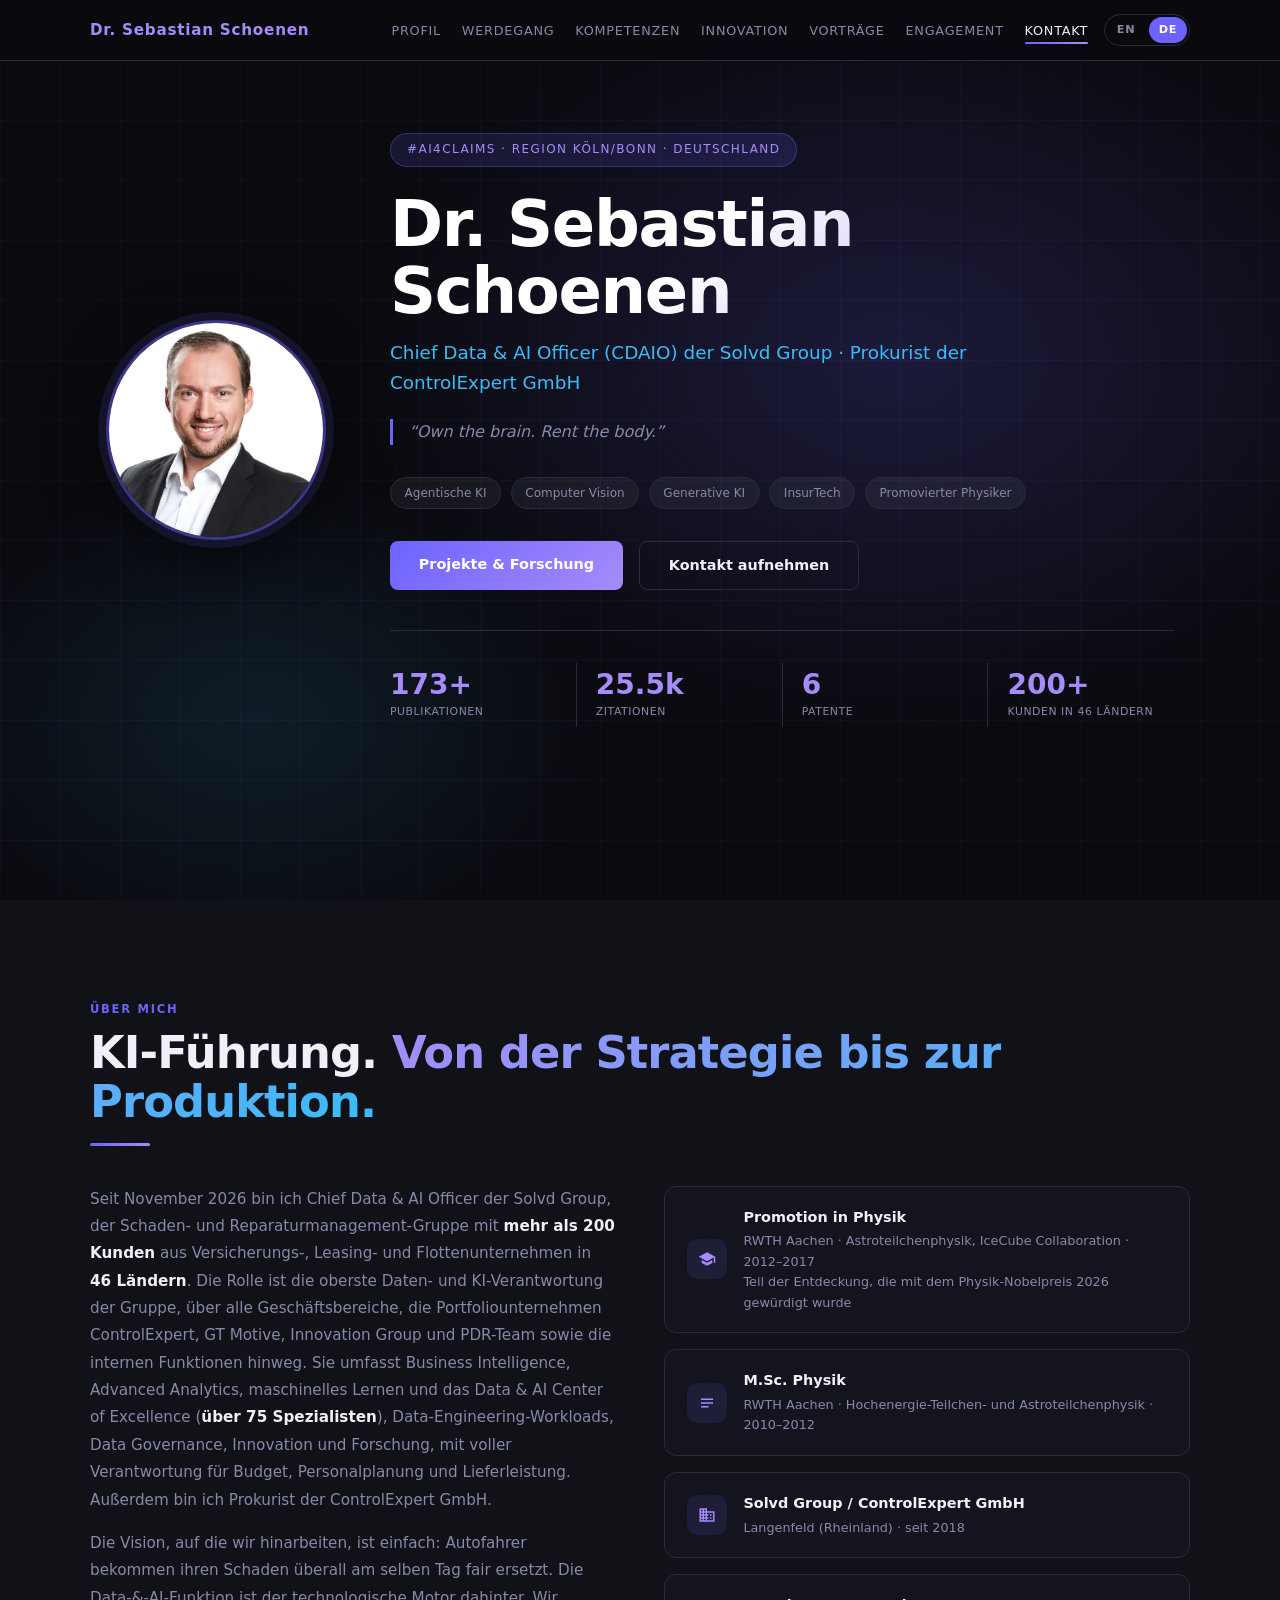
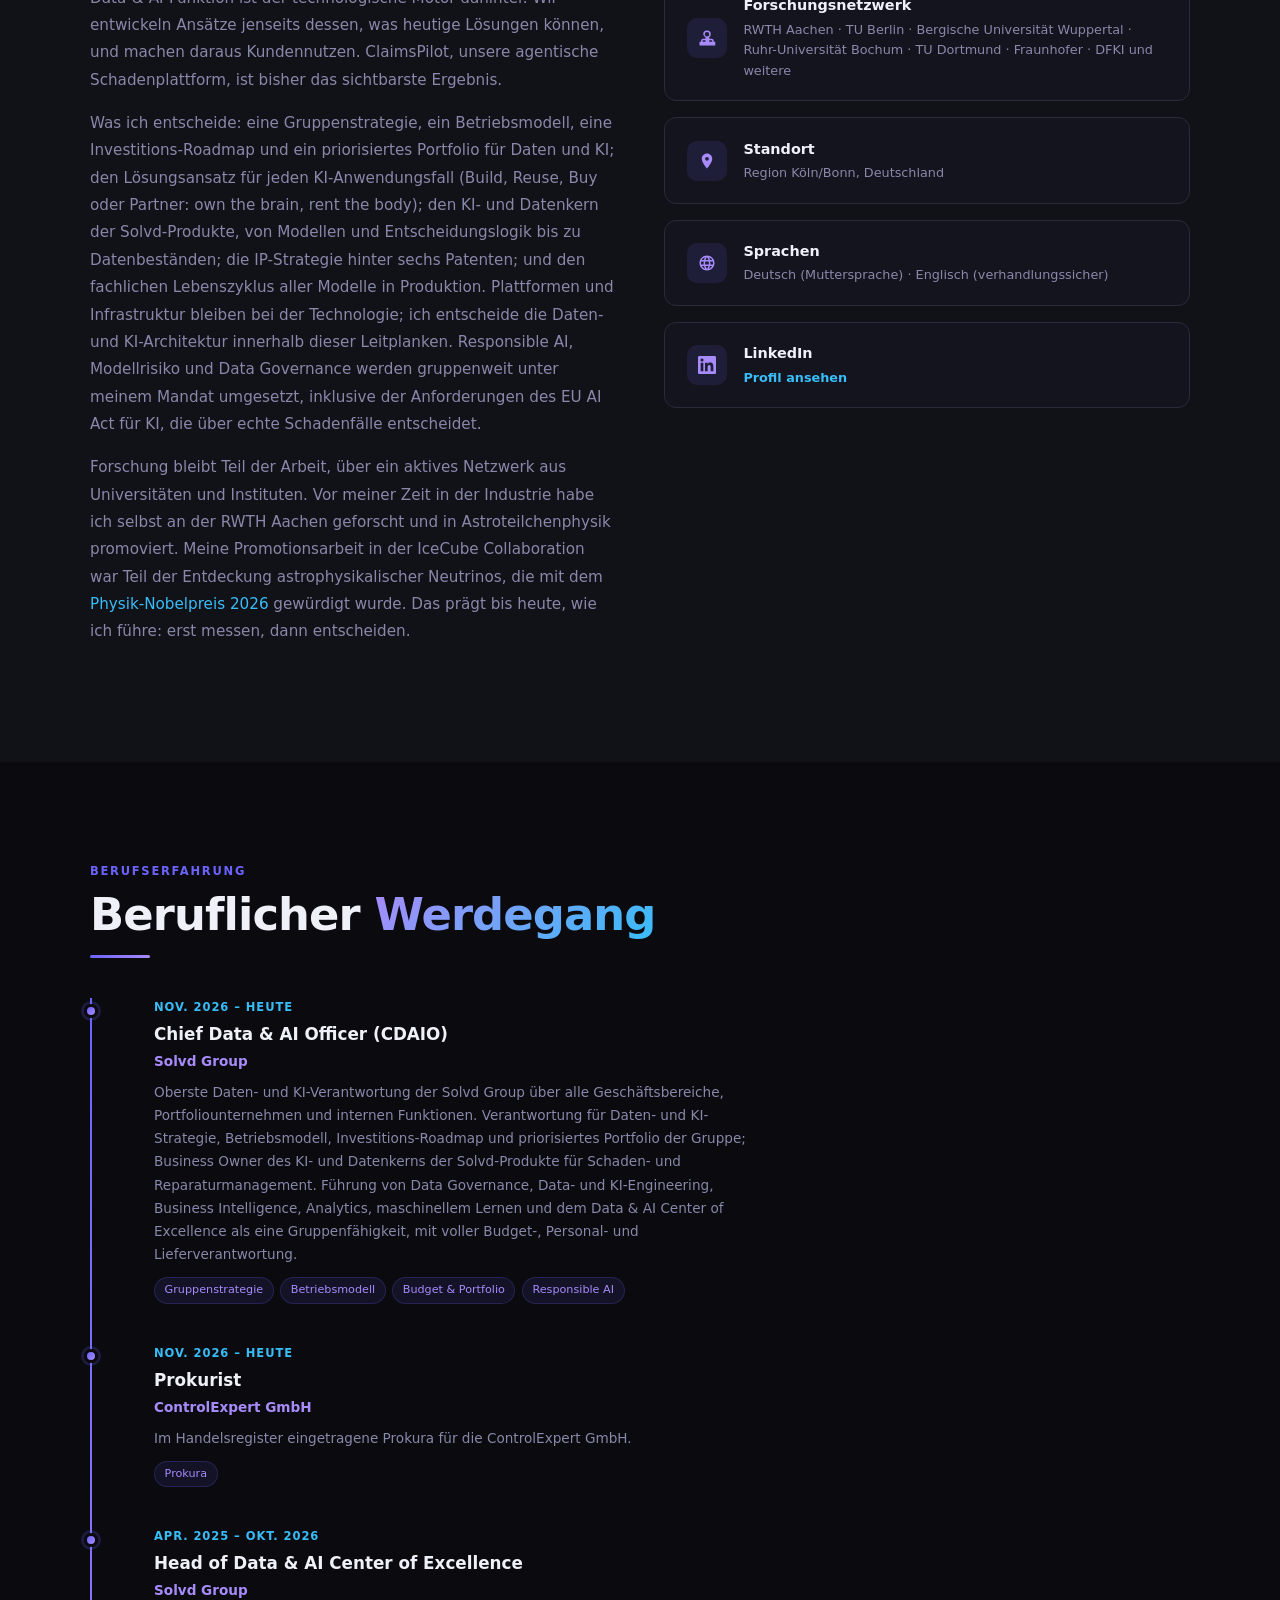
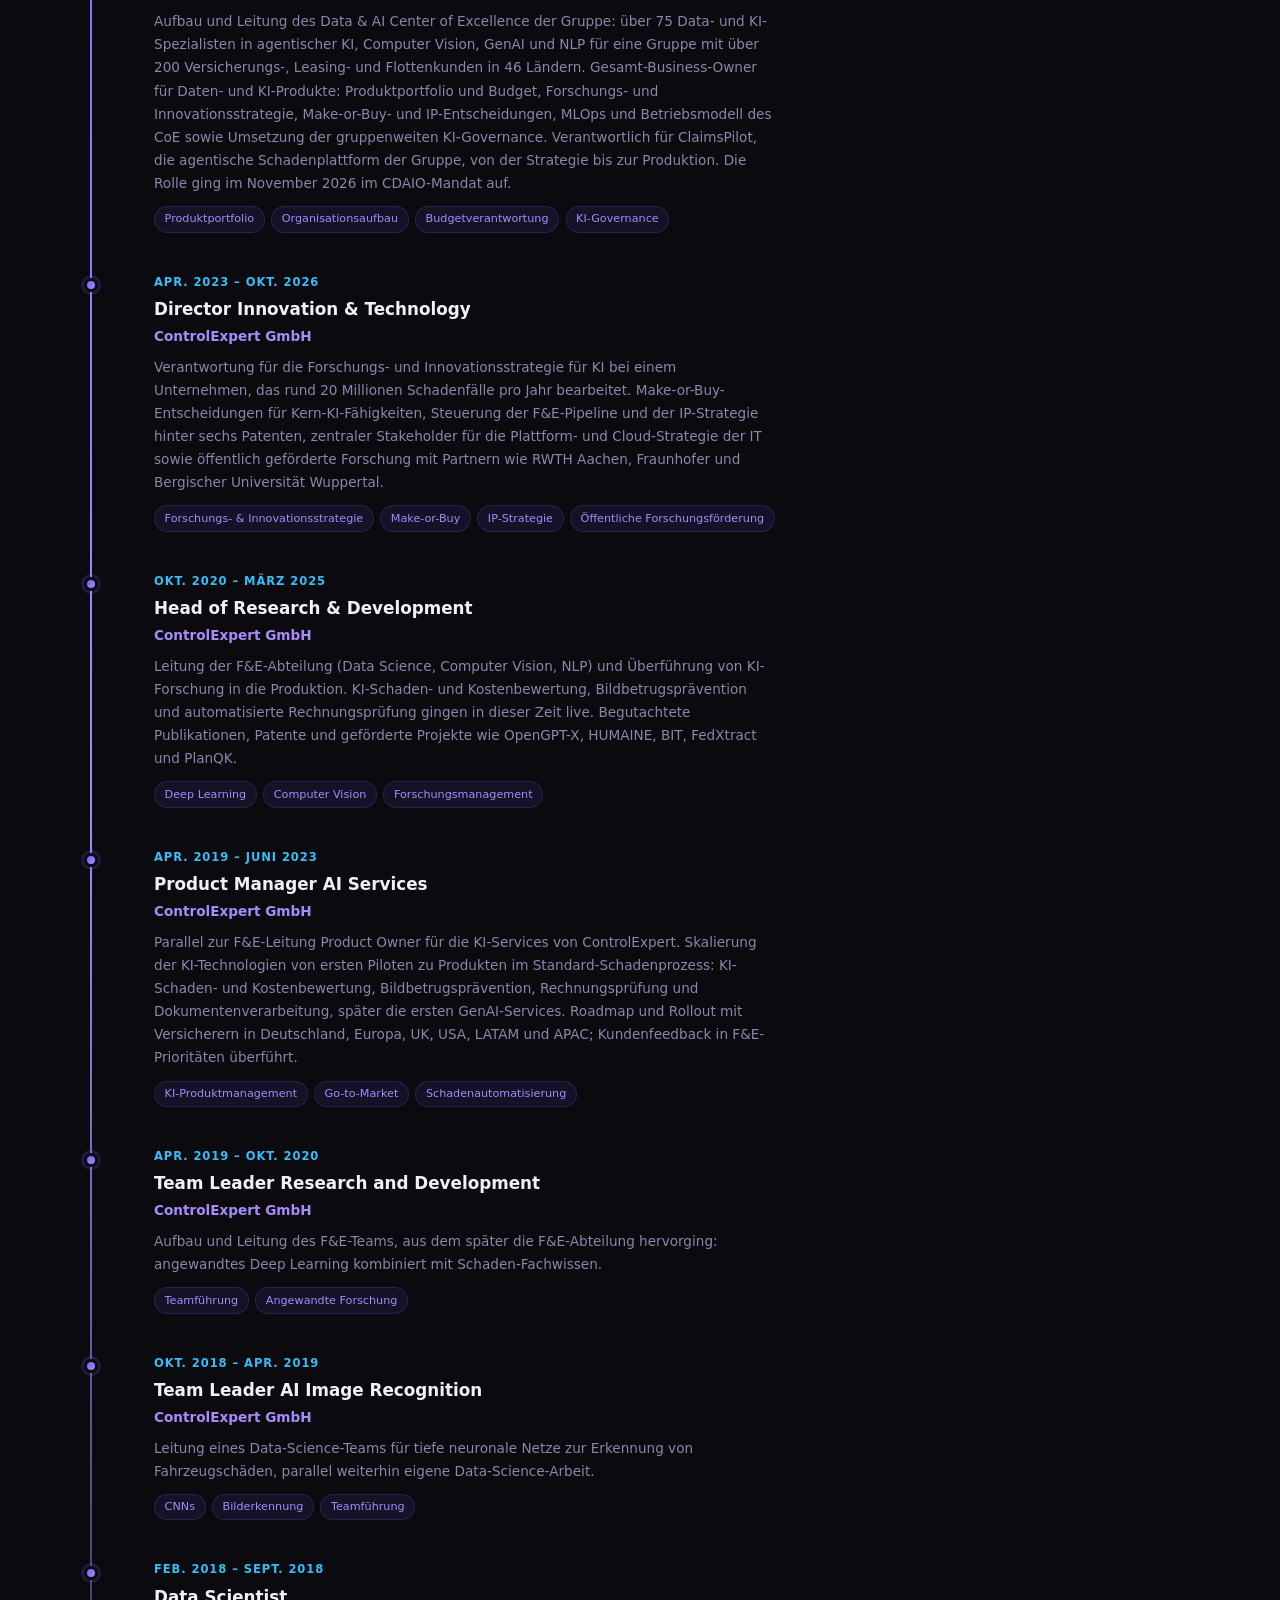
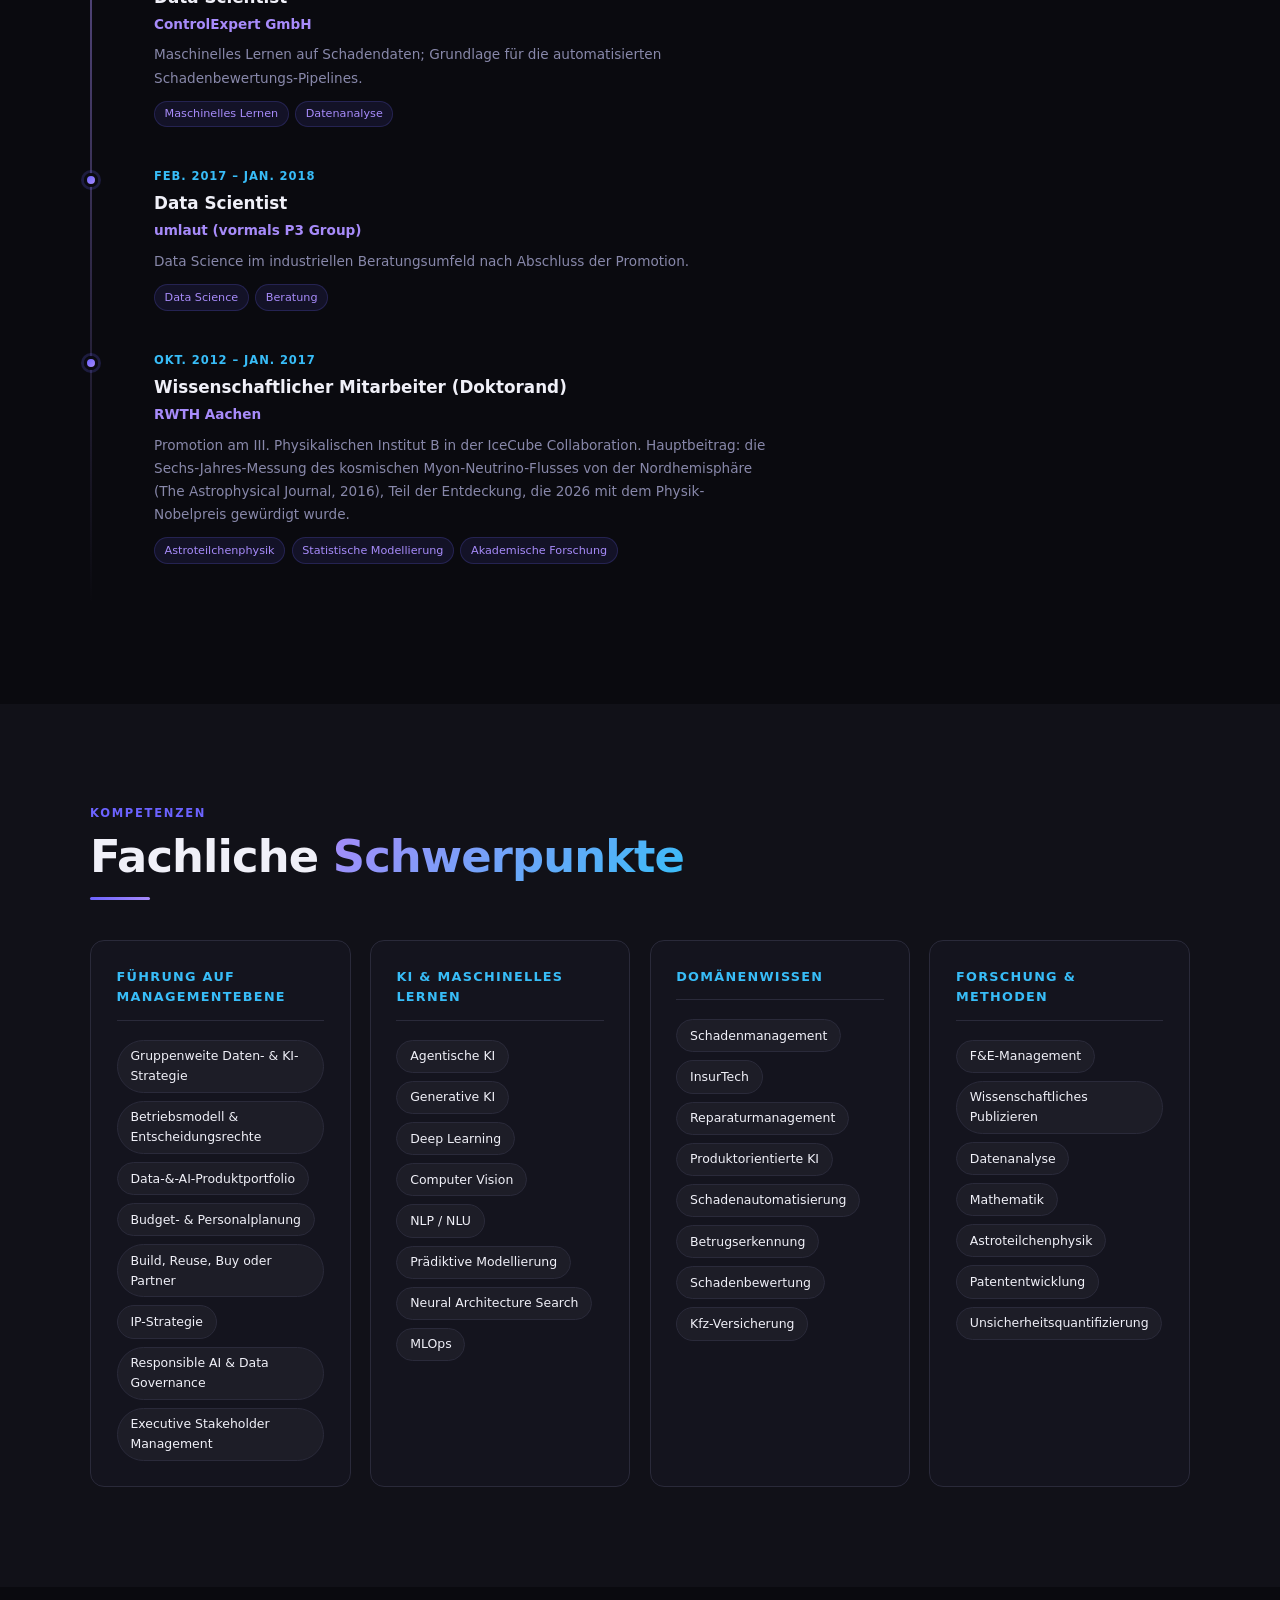
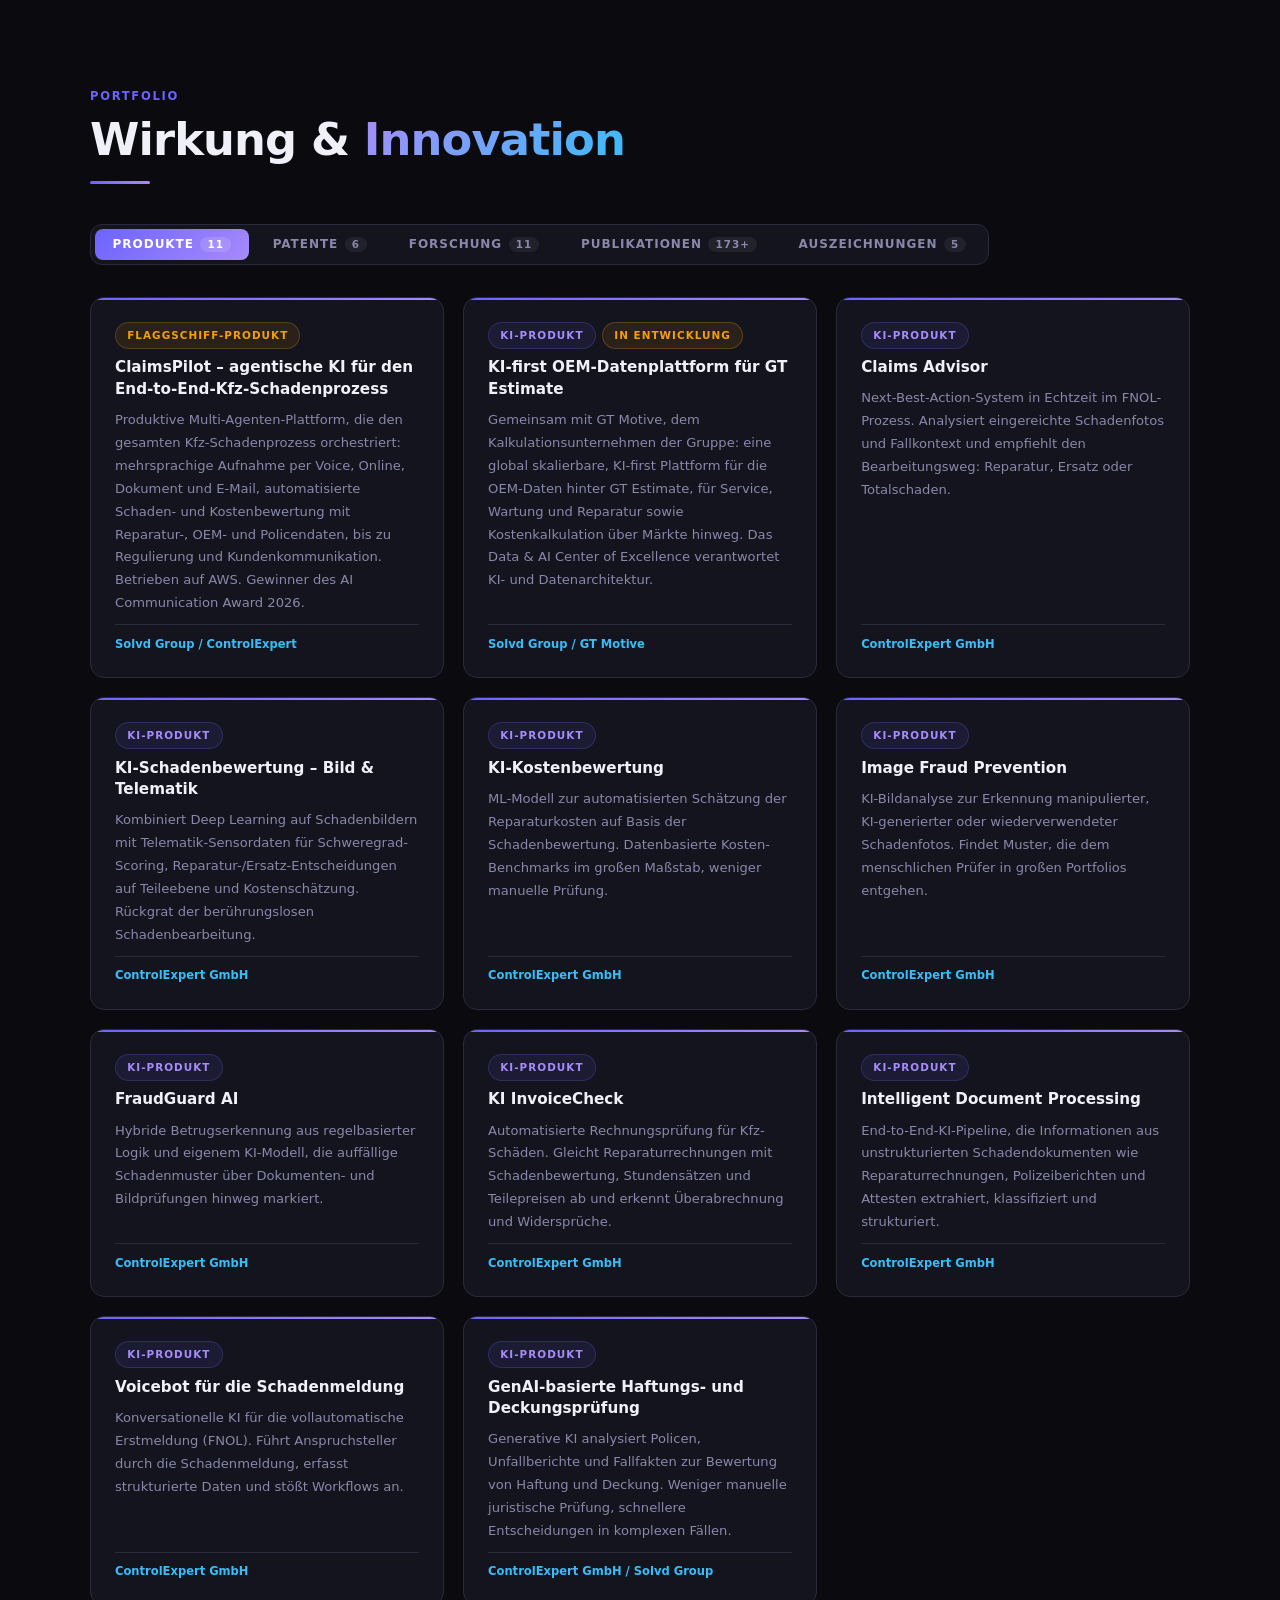
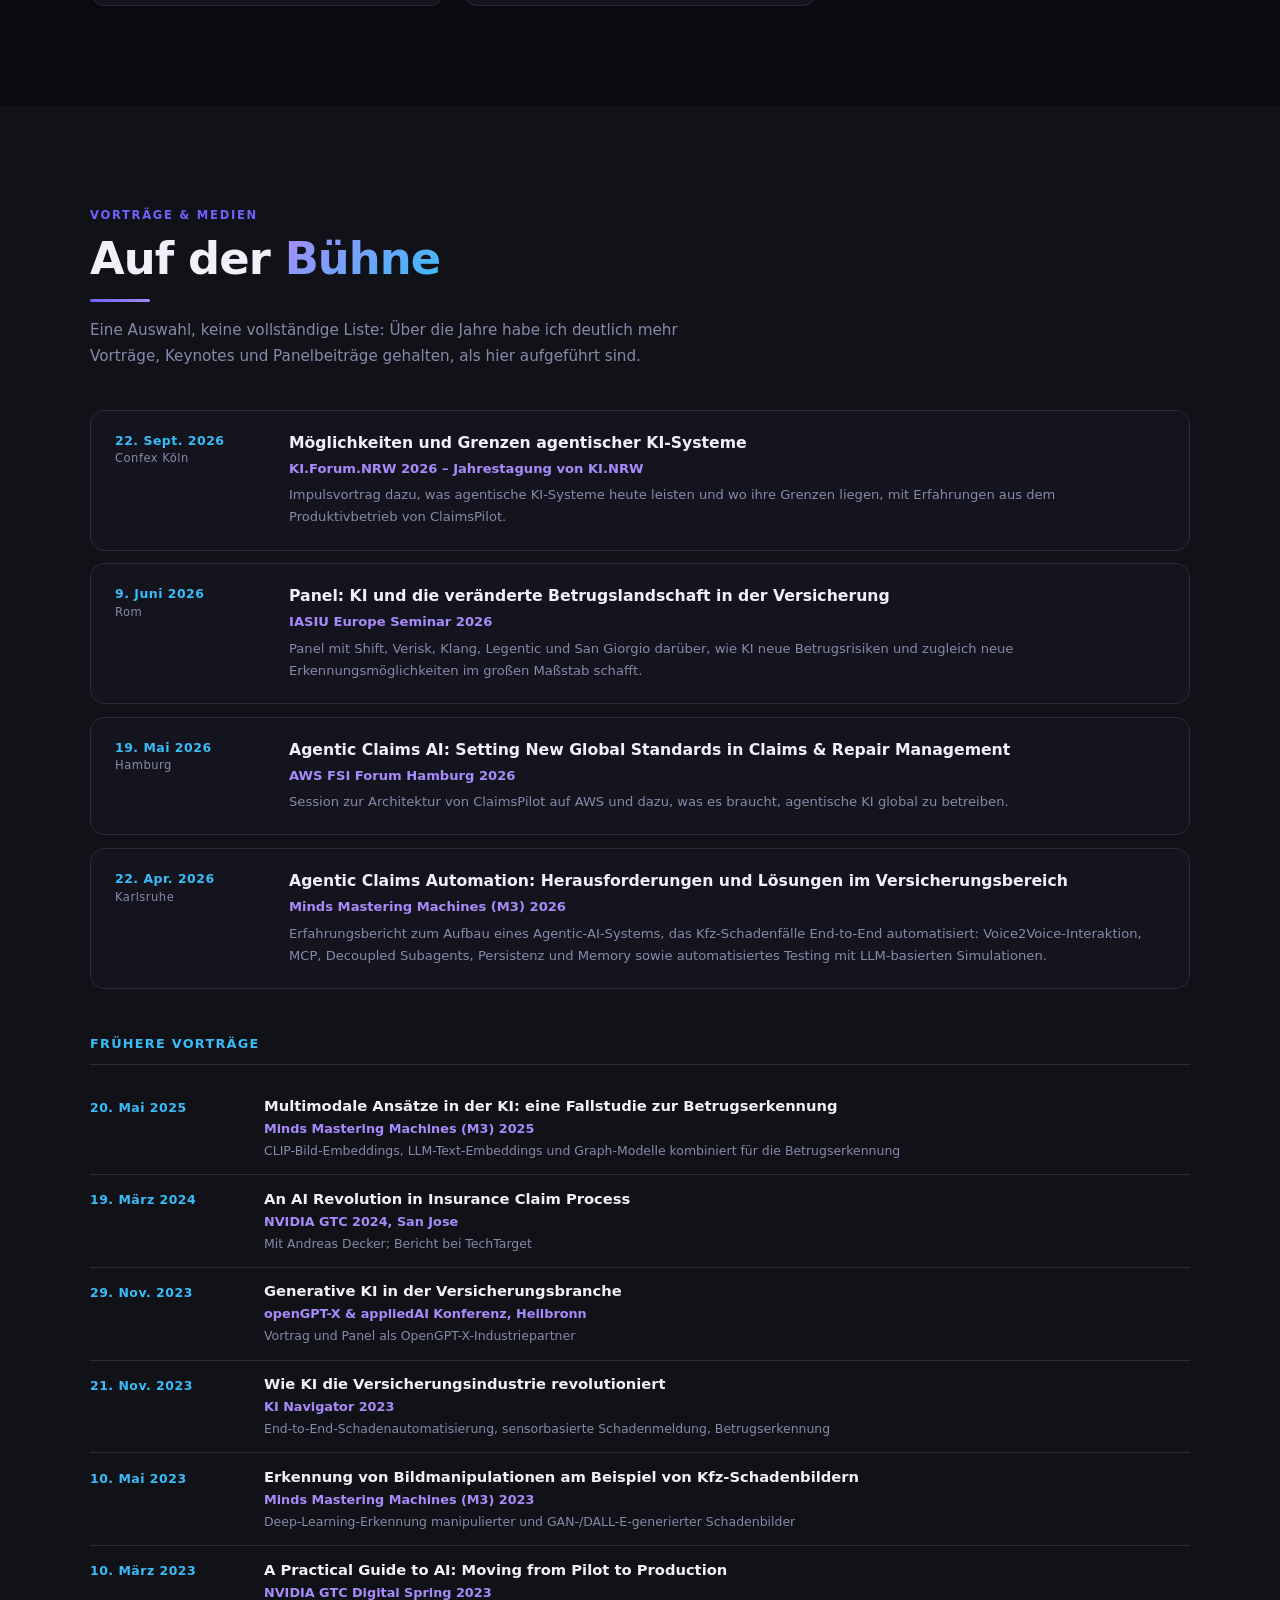
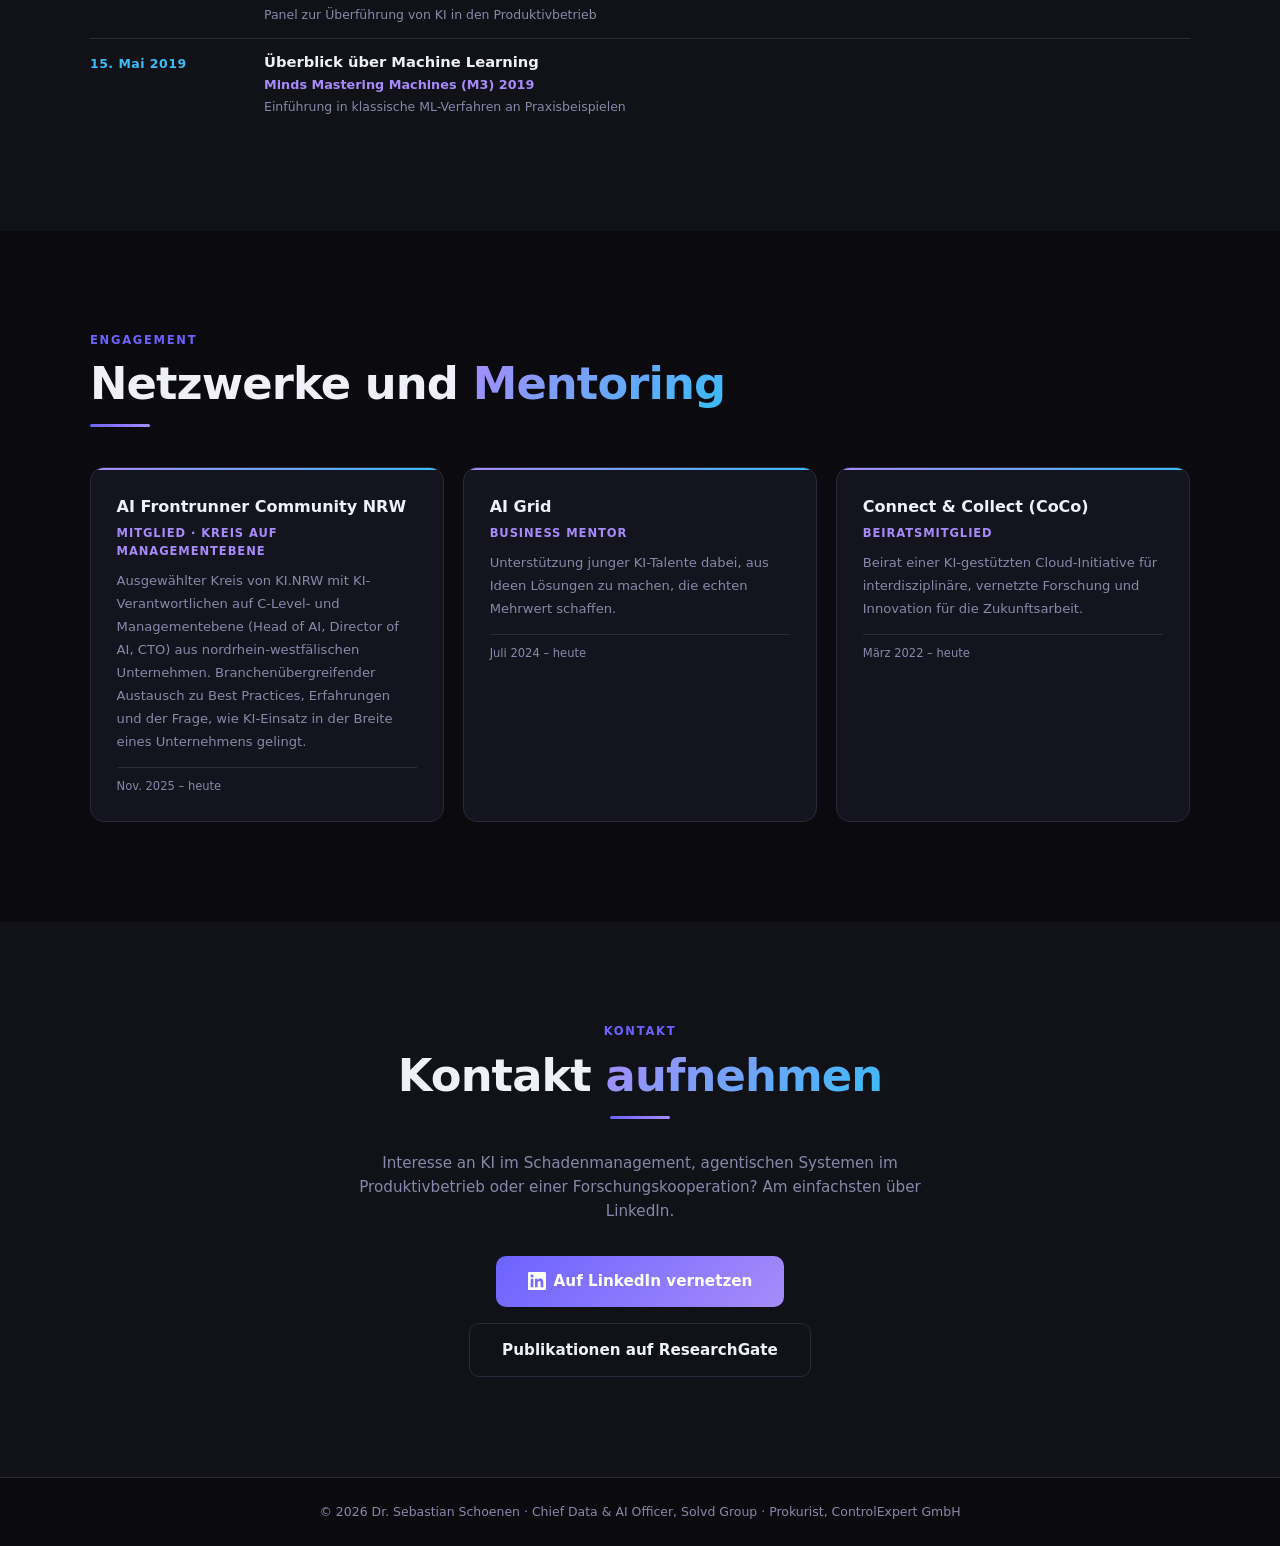
<file: de/index.html>
<!DOCTYPE html>
<html lang="de">
<head>
<meta charset="UTF-8">
<meta name="viewport" content="width=device-width,initial-scale=1">
<title>Dr. Sebastian Schoenen – Chief Data & AI Officer, Solvd Group | KI für das Kfz-Schadenmanagement</title>
<meta name="description" content="Dr. Sebastian Schoenen, Chief Data &amp; AI Officer der Solvd Group: gruppenweite Daten- und KI-Strategie, Betriebsmodell und KI-Produkte für Schaden- und Reparaturmanagement. Physiker, 6 Patente, 173+ Paper.">
<meta name="author" content="Dr. Sebastian Schoenen">
<meta name="google-site-verification" content="PhaROYmn4Sk4O86H737ElXS9R5Nn_UCqVJHR-7QiGtM">
<meta name="robots" content="index,follow,max-image-preview:large">
<meta name="theme-color" content="#0a0a0f">
<link rel="canonical" href="https://sebastianschoenen.github.io/de/">
<link rel="alternate" hreflang="en" href="https://sebastianschoenen.github.io/">
<link rel="alternate" hreflang="de" href="https://sebastianschoenen.github.io/de/">
<link rel="alternate" hreflang="x-default" href="https://sebastianschoenen.github.io/">
<link rel="icon" href="../favicon.svg" type="image/svg+xml">
<link rel="apple-touch-icon" href="../apple-touch-icon.png">
<link rel="sitemap" type="application/xml" href="../sitemap.xml">
<meta property="og:type" content="profile">
<meta property="og:site_name" content="Dr. Sebastian Schoenen">
<meta property="og:locale" content="de_DE">
<meta property="og:locale:alternate" content="en_US">
<meta property="og:url" content="https://sebastianschoenen.github.io/de/">
<meta property="og:title" content="Dr. Sebastian Schoenen – Chief Data &amp; AI Officer, Solvd Group">
<meta property="og:description" content="Chief Data &amp; AI Officer, Solvd Group · Prokurist, ControlExpert GmbH. Agentische KI, Computer Vision und GenAI für Schaden- und Reparaturmanagement.">
<meta property="og:image" content="https://sebastianschoenen.github.io/og-image.png">
<meta property="og:image:width" content="1200">
<meta property="og:image:height" content="630">
<meta property="og:image:alt" content="Dr. Sebastian Schoenen">
<meta property="profile:first_name" content="Sebastian">
<meta property="profile:last_name" content="Schoenen">
<meta name="twitter:card" content="summary_large_image">
<meta name="twitter:title" content="Dr. Sebastian Schoenen – Chief Data &amp; AI Officer, Solvd Group">
<meta name="twitter:description" content="Chief Data &amp; AI Officer, Solvd Group · Prokurist, ControlExpert GmbH. Agentische KI, Computer Vision und GenAI für Schaden- und Reparaturmanagement.">
<meta name="twitter:image" content="https://sebastianschoenen.github.io/og-image.png">
<link rel="preload" as="image" href="../SebastianSchoenen.jpg">
<link rel="stylesheet" href="../style.css">
<script type="application/ld+json">{"@context": "https://schema.org", "@type": "Person", "@id": "https://sebastianschoenen.github.io/#person", "name": "Sebastian Schoenen", "honorificPrefix": "Dr.", "givenName": "Sebastian", "familyName": "Schoenen", "alternateName": "Dr. Sebastian Schoenen", "url": "https://sebastianschoenen.github.io/", "image": "https://sebastianschoenen.github.io/SebastianSchoenen.jpg", "jobTitle": ["Chief Data & AI Officer", "Prokurist"], "worksFor": [{"@type": "Organization", "name": "Solvd Group", "url": "https://solvd.group/"}, {"@type": "Organization", "name": "ControlExpert GmbH", "url": "https://www.controlexpert.com/", "address": {"@type": "PostalAddress", "addressLocality": "Langenfeld (Rheinland)", "addressCountry": "DE"}}], "alumniOf": {"@type": "CollegeOrUniversity", "name": "RWTH Aachen University", "url": "https://www.rwth-aachen.de/"}, "hasCredential": {"@type": "EducationalOccupationalCredential", "credentialCategory": "degree", "name": "Ph.D. in Physics", "recognizedBy": {"@type": "CollegeOrUniversity", "name": "RWTH Aachen University"}}, "address": {"@type": "PostalAddress", "addressRegion": "North Rhine-Westphalia", "addressCountry": "DE"}, "nationality": {"@type": "Country", "name": "Germany"}, "memberOf": {"@type": "Organization", "name": "IceCube Collaboration", "url": "https://icecube.wisc.edu/"}, "knowsLanguage": ["de", "en"], "knowsAbout": ["Agentic AI", "Generative AI", "Computer Vision", "Deep Learning", "Machine Learning", "Insurance Claims Management", "Motor Insurance", "Fraud Detection", "Astroparticle Physics", "AI Governance"], "award": ["AI Communication Award 2026 – AI Strategy, Analytics & Agents in Communication (ClaimsPilot)", "KI Innovation Award 2024 – F.A.Z. Institut & KI Bundesverband", "Springorum Denkmünze – RWTH Aachen (2013)", "DFG Research Training Group scholarship – RWTH Aachen (2013)", "3rd place Talanx Insurance Hackathon (2018)"], "sameAs": ["https://www.linkedin.com/in/dr-sebastian-schoenen-b24898153/", "https://www.researchgate.net/profile/Sebastian-Schoenen"]}</script>
<script type="application/ld+json">{"@context": "https://schema.org", "@type": "WebSite", "@id": "https://sebastianschoenen.github.io/#website", "url": "https://sebastianschoenen.github.io/", "name": "Dr. Sebastian Schoenen", "inLanguage": ["en", "de"], "about": {"@id": "https://sebastianschoenen.github.io/#person"}, "publisher": {"@id": "https://sebastianschoenen.github.io/#person"}}</script>
<script type="application/ld+json">{"@context": "https://schema.org", "@type": "ProfilePage", "url": "https://sebastianschoenen.github.io/de/", "inLanguage": "de", "name": "Dr. Sebastian Schoenen – Chief Data & AI Officer, Solvd Group", "description": "Dr. Sebastian Schoenen, Chief Data & AI Officer der Solvd Group: gruppenweite Daten- und KI-Strategie, Betriebsmodell und KI-Produkte für Schaden- und Reparaturmanagement. Physiker, 6 Patente, 173+ Paper.", "mainEntity": {"@id": "https://sebastianschoenen.github.io/#person"}, "dateModified": "2026-11-03", "isPartOf": {"@id": "https://sebastianschoenen.github.io/#website"}}</script>
</head>
<body>

<header>
<nav aria-label="Main">
  <div class="nav-inner">
    <a class="nav-logo" href="#hero">Dr. Sebastian Schoenen</a>
    <div class="nav-right">
      <ul class="nav-links"><li><a href="#about" data-section="about">Profil</a></li><li><a href="#experience" data-section="experience">Werdegang</a></li><li><a href="#skills" data-section="skills">Kompetenzen</a></li><li><a href="#projects" data-section="projects">Innovation</a></li><li><a href="#talks" data-section="talks">Vorträge</a></li><li><a href="#volunteer" data-section="volunteer">Engagement</a></li><li><a href="#contact" data-section="contact">Kontakt</a></li></ul>
      <div class="lang-switch" aria-label="Language"><a href="../" hreflang="en" lang="en">EN</a><a href="./" hreflang="de" lang="de" aria-current="page">DE</a></div>
      <button class="nav-hamburger" id="hamburger" aria-label="Menü öffnen" aria-expanded="false" aria-controls="mobileMenu"><span></span><span></span><span></span></button>
    </div>
  </div>
</nav>
<div class="mobile-menu" id="mobileMenu"><a href="#about">Profil</a><a href="#experience">Werdegang</a><a href="#skills">Kompetenzen</a><a href="#projects">Innovation</a><a href="#talks">Vorträge</a><a href="#volunteer">Engagement</a><a href="#contact">Kontakt</a></div>
</header>

<main>
<section id="hero">
  <div class="hero-bg" aria-hidden="true"></div>
  <div class="grid-lines" aria-hidden="true"></div>
  <div class="hero-inner">
    <img class="hero-photo" src="../SebastianSchoenen.jpg" alt="Porträt von Dr. Sebastian Schoenen" width="220" height="220" fetchpriority="high">
    <div class="hero-text">
      <div class="hero-tag">#AI4Claims · Region Köln/Bonn · Deutschland</div>
      <h1 class="hero-name">Dr. Sebastian <br>Schoenen</h1>
      <p class="hero-title">Chief Data &amp; AI Officer (CDAIO) der Solvd Group · Prokurist der ControlExpert GmbH</p>
      <blockquote class="hero-quote">“Own the brain. Rent the body.”</blockquote>
      <ul class="hero-badges"><li class="badge">Agentische KI</li><li class="badge">Computer Vision</li><li class="badge">Generative KI</li><li class="badge">InsurTech</li><li class="badge">Promovierter Physiker</li></ul>
      <div class="hero-btns"><a href="#projects" class="btn-pri">Projekte & Forschung</a><a href="#contact" class="btn-sec">Kontakt aufnehmen</a></div>
      <ul class="hero-stats"><li class="hero-stat"><div class="stat-num">173+</div><div class="stat-lbl">Publikationen</div></li><li class="hero-stat"><div class="stat-num">25.5k</div><div class="stat-lbl">Zitationen</div></li><li class="hero-stat"><div class="stat-num">6</div><div class="stat-lbl">Patente</div></li><li class="hero-stat"><div class="stat-num">200+</div><div class="stat-lbl">Kunden in 46 Ländern</div></li></ul>
    </div>
  </div>
</section>

<section id="about">
  <div class="container">
    <div class="sec-label">Über mich</div>
    <h2 class="sec-title">KI-Führung. <span>Von der Strategie bis zur Produktion.</span></h2>
    <div class="sec-line" aria-hidden="true"></div>
    <div class="about-grid">
      <div class="about-text"><p>Seit November 2026 bin ich Chief Data &amp; AI Officer der Solvd Group, der Schaden- und Reparaturmanagement-Gruppe mit <strong>mehr als 200 Kunden</strong> aus Versicherungs-, Leasing- und Flottenunternehmen in <strong>46 Ländern</strong>. Die Rolle ist die oberste Daten- und KI-Verantwortung der Gruppe, über alle Geschäftsbereiche, die Portfoliounternehmen ControlExpert, GT Motive, Innovation Group und PDR-Team sowie die internen Funktionen hinweg. Sie umfasst Business Intelligence, Advanced Analytics, maschinelles Lernen und das Data &amp; AI Center of Excellence (<strong>über 75 Spezialisten</strong>), Data-Engineering-Workloads, Data Governance, Innovation und Forschung, mit voller Verantwortung für Budget, Personalplanung und Lieferleistung. Außerdem bin ich Prokurist der ControlExpert GmbH.</p><p>Die Vision, auf die wir hinarbeiten, ist einfach: Autofahrer bekommen ihren Schaden überall am selben Tag fair ersetzt. Die Data-&amp;-AI-Funktion ist der technologische Motor dahinter. Wir entwickeln Ansätze jenseits dessen, was heutige Lösungen können, und machen daraus Kundennutzen. ClaimsPilot, unsere agentische Schadenplattform, ist bisher das sichtbarste Ergebnis.</p><p>Was ich entscheide: eine Gruppenstrategie, ein Betriebsmodell, eine Investitions-Roadmap und ein priorisiertes Portfolio für Daten und KI; den Lösungsansatz für jeden KI-Anwendungsfall (Build, Reuse, Buy oder Partner: own the brain, rent the body); den KI- und Datenkern der Solvd-Produkte, von Modellen und Entscheidungslogik bis zu Datenbeständen; die IP-Strategie hinter sechs Patenten; und den fachlichen Lebenszyklus aller Modelle in Produktion. Plattformen und Infrastruktur bleiben bei der Technologie; ich entscheide die Daten- und KI-Architektur innerhalb dieser Leitplanken. Responsible AI, Modellrisiko und Data Governance werden gruppenweit unter meinem Mandat umgesetzt, inklusive der Anforderungen des EU AI Act für KI, die über echte Schadenfälle entscheidet.</p><p>Forschung bleibt Teil der Arbeit, über ein aktives Netzwerk aus Universitäten und Instituten. Vor meiner Zeit in der Industrie habe ich selbst an der RWTH Aachen geforscht und in Astroteilchenphysik promoviert. Meine Promotionsarbeit in der IceCube Collaboration war Teil der Entdeckung astrophysikalischer Neutrinos, die mit dem <a href="https://www.nobelprize.org/prizes/physics/2026/press-release/" target="_blank" rel="noopener">Physik-Nobelpreis 2026</a> gewürdigt wurde. Das prägt bis heute, wie ich führe: erst messen, dann entscheiden.</p></div>
      <div class="about-cards"><div class="info-card reveal"><div class="info-icon"><svg viewBox="0 0 24 24" aria-hidden="true"><path d="M12 3L1 9l11 6 9-4.91V17h2V9L12 3zM5 13.18v4L12 21l7-3.82v-4L12 17l-7-3.82z"/></svg></div><div><h3>Promotion in Physik</h3><p>RWTH Aachen · Astroteilchenphysik, IceCube Collaboration · 2012–2017<br>Teil der Entdeckung, die mit dem Physik-Nobelpreis 2026 gewürdigt wurde</p></div></div><div class="info-card reveal"><div class="info-icon"><svg viewBox="0 0 24 24" aria-hidden="true"><path d="M4 6h16v2H4zm0 5h16v2H4zm0 5h10v2H4z"/></svg></div><div><h3>M.Sc. Physik</h3><p>RWTH Aachen · Hochenergie-Teilchen- und Astroteilchenphysik · 2010–2012</p></div></div><div class="info-card reveal"><div class="info-icon"><svg viewBox="0 0 24 24" aria-hidden="true"><path d="M12 7V3H2v18h20V7H12zM6 19H4v-2h2v2zm0-4H4v-2h2v2zm0-4H4V9h2v2zm0-4H4V5h2v2zm4 12H8v-2h2v2zm0-4H8v-2h2v2zm0-4H8V9h2v2zm0-4H8V5h2v2zm10 12h-8v-2h2v-2h-2v-2h2v-2h-2V9h8v10zm-2-8h-2v2h2v-2zm0 4h-2v2h2v-2z"/></svg></div><div><h3>Solvd Group / ControlExpert GmbH</h3><p>Langenfeld (Rheinland) · seit 2018</p></div></div><div class="info-card reveal"><div class="info-icon"><svg viewBox="0 0 24 24" aria-hidden="true"><path d="M12 2a5 5 0 015 5c0 1.6-.8 3-2 3.9V13h3a3 3 0 013 3v1h2v5h-6v-5h2v-1a1 1 0 00-1-1h-3v2h2v5H8v-5h2v-2H7a1 1 0 00-1 1v1h2v5H2v-5h2v-1a3 3 0 013-3h3v-2.1A5 5 0 017 7a5 5 0 015-5zm0 2a3 3 0 100 6 3 3 0 000-6z"/></svg></div><div><h3>Forschungsnetzwerk</h3><p>RWTH Aachen · TU Berlin · Bergische Universität Wuppertal · Ruhr-Universität Bochum · TU Dortmund · Fraunhofer · DFKI und weitere</p></div></div><div class="info-card reveal"><div class="info-icon"><svg viewBox="0 0 24 24" aria-hidden="true"><path d="M12 2C8.13 2 5 5.13 5 9c0 5.25 7 13 7 13s7-7.75 7-13c0-3.87-3.13-7-7-7zm0 9.5c-1.38 0-2.5-1.12-2.5-2.5s1.12-2.5 2.5-2.5 2.5 1.12 2.5 2.5-1.12 2.5-2.5 2.5z"/></svg></div><div><h3>Standort</h3><p>Region Köln/Bonn, Deutschland</p></div></div><div class="info-card reveal"><div class="info-icon"><svg viewBox="0 0 24 24" aria-hidden="true"><path d="M11.99 2C6.47 2 2 6.48 2 12s4.47 10 9.99 10C17.52 22 22 17.52 22 12S17.52 2 11.99 2zm6.93 6h-2.95c-.32-1.25-.78-2.45-1.38-3.56 1.84.63 3.37 1.91 4.33 3.56zM12 4.04c.83 1.2 1.48 2.53 1.91 3.96h-3.82c.43-1.43 1.08-2.76 1.91-3.96zM4.26 14C4.1 13.36 4 12.69 4 12s.1-1.36.26-2h3.38c-.08.66-.14 1.32-.14 2s.06 1.34.14 2H4.26zm.82 2h2.95c.32 1.25.78 2.45 1.38 3.56-1.84-.63-3.37-1.9-4.33-3.56zm2.95-8H5.08c.96-1.66 2.49-2.93 4.33-3.56C8.81 5.55 8.35 6.75 8.03 8zM12 19.96c-.83-1.2-1.48-2.53-1.91-3.96h3.82c-.43 1.43-1.08 2.76-1.91 3.96zM14.34 14H9.66c-.09-.66-.16-1.32-.16-2s.07-1.35.16-2h4.68c.09.65.16 1.32.16 2s-.07 1.34-.16 2zm.25 5.56c.6-1.11 1.06-2.31 1.38-3.56h2.95c-.96 1.65-2.49 2.93-4.33 3.56zM16.36 14c.08-.66.14-1.32.14-2s-.06-1.34-.14-2h3.38c.16.64.26 1.31.26 2s-.1 1.36-.26 2h-3.38z"/></svg></div><div><h3>Sprachen</h3><p>Deutsch (Muttersprache) · Englisch (verhandlungssicher)</p></div></div><div class="info-card reveal"><div class="info-icon"><svg viewBox="0 0 24 24" aria-hidden="true"><path d="M20.447 20.452h-3.554v-5.569c0-1.328-.027-3.037-1.852-3.037-1.853 0-2.136 1.445-2.136 2.939v5.667H9.351V9h3.414v1.561h.046c.477-.9 1.637-1.85 3.37-1.85 3.601 0 4.267 2.37 4.267 5.455v6.286zM5.337 7.433a2.062 2.062 0 01-2.063-2.065 2.064 2.064 0 112.063 2.065zm1.782 13.019H3.555V9h3.564v11.452zM22.225 0H1.771C.792 0 0 .774 0 1.729v20.542C0 23.227.792 24 1.771 24h20.451C23.2 24 24 23.227 24 22.271V1.729C24 .774 23.2 0 22.222 0h.003z"/></svg></div><div><h3>LinkedIn</h3><p><a href="https://www.linkedin.com/in/dr-sebastian-schoenen-b24898153/" target="_blank" rel="noopener">Profil ansehen</a></p></div></div></div>
    </div>
  </div>
</section>

<section id="experience">
  <div class="container">
    <div class="sec-label">Berufserfahrung</div>
    <h2 class="sec-title">Beruflicher <span>Werdegang</span></h2>
    <div class="sec-line" aria-hidden="true"></div>
    <ol class="timeline"><li class="t-item reveal"><div class="t-dot" aria-hidden="true"></div><div class="t-period">Nov. 2026 – heute</div><h3 class="t-role">Chief Data &amp; AI Officer (CDAIO)</h3><div class="t-company">Solvd Group</div><p class="t-desc">Oberste Daten- und KI-Verantwortung der Solvd Group über alle Geschäftsbereiche, Portfoliounternehmen und internen Funktionen. Verantwortung für Daten- und KI-Strategie, Betriebsmodell, Investitions-Roadmap und priorisiertes Portfolio der Gruppe; Business Owner des KI- und Datenkerns der Solvd-Produkte für Schaden- und Reparaturmanagement. Führung von Data Governance, Data- und KI-Engineering, Business Intelligence, Analytics, maschinellem Lernen und dem Data &amp; AI Center of Excellence als eine Gruppenfähigkeit, mit voller Budget-, Personal- und Lieferverantwortung.</p><ul class="t-tags"><li class="t-tag">Gruppenstrategie</li><li class="t-tag">Betriebsmodell</li><li class="t-tag">Budget &amp; Portfolio</li><li class="t-tag">Responsible AI</li></ul></li><li class="t-item reveal"><div class="t-dot" aria-hidden="true"></div><div class="t-period">Nov. 2026 – heute</div><h3 class="t-role">Prokurist</h3><div class="t-company">ControlExpert GmbH</div><p class="t-desc">Im Handelsregister eingetragene Prokura für die ControlExpert GmbH.</p><ul class="t-tags"><li class="t-tag">Prokura</li></ul></li><li class="t-item reveal"><div class="t-dot" aria-hidden="true"></div><div class="t-period">Apr. 2025 – Okt. 2026</div><h3 class="t-role">Head of Data &amp; AI Center of Excellence</h3><div class="t-company">Solvd Group</div><p class="t-desc">Aufbau und Leitung des Data &amp; AI Center of Excellence der Gruppe: über 75 Data- und KI-Spezialisten in agentischer KI, Computer Vision, GenAI und NLP für eine Gruppe mit über 200 Versicherungs-, Leasing- und Flottenkunden in 46 Ländern. Gesamt-Business-Owner für Daten- und KI-Produkte: Produktportfolio und Budget, Forschungs- und Innovationsstrategie, Make-or-Buy- und IP-Entscheidungen, MLOps und Betriebsmodell des CoE sowie Umsetzung der gruppenweiten KI-Governance. Verantwortlich für ClaimsPilot, die agentische Schadenplattform der Gruppe, von der Strategie bis zur Produktion. Die Rolle ging im November 2026 im CDAIO-Mandat auf.</p><ul class="t-tags"><li class="t-tag">Produktportfolio</li><li class="t-tag">Organisationsaufbau</li><li class="t-tag">Budgetverantwortung</li><li class="t-tag">KI-Governance</li></ul></li><li class="t-item reveal"><div class="t-dot" aria-hidden="true"></div><div class="t-period">Apr. 2023 – Okt. 2026</div><h3 class="t-role">Director Innovation &amp; Technology</h3><div class="t-company">ControlExpert GmbH</div><p class="t-desc">Verantwortung für die Forschungs- und Innovationsstrategie für KI bei einem Unternehmen, das rund 20 Millionen Schadenfälle pro Jahr bearbeitet. Make-or-Buy-Entscheidungen für Kern-KI-Fähigkeiten, Steuerung der F&amp;E-Pipeline und der IP-Strategie hinter sechs Patenten, zentraler Stakeholder für die Plattform- und Cloud-Strategie der IT sowie öffentlich geförderte Forschung mit Partnern wie RWTH Aachen, Fraunhofer und Bergischer Universität Wuppertal.</p><ul class="t-tags"><li class="t-tag">Forschungs- &amp; Innovationsstrategie</li><li class="t-tag">Make-or-Buy</li><li class="t-tag">IP-Strategie</li><li class="t-tag">Öffentliche Forschungsförderung</li></ul></li><li class="t-item reveal"><div class="t-dot" aria-hidden="true"></div><div class="t-period">Okt. 2020 – März 2025</div><h3 class="t-role">Head of Research &amp; Development</h3><div class="t-company">ControlExpert GmbH</div><p class="t-desc">Leitung der F&amp;E-Abteilung (Data Science, Computer Vision, NLP) und Überführung von KI-Forschung in die Produktion. KI-Schaden- und Kostenbewertung, Bildbetrugsprävention und automatisierte Rechnungsprüfung gingen in dieser Zeit live. Begutachtete Publikationen, Patente und geförderte Projekte wie OpenGPT-X, HUMAINE, BIT, FedXtract und PlanQK.</p><ul class="t-tags"><li class="t-tag">Deep Learning</li><li class="t-tag">Computer Vision</li><li class="t-tag">Forschungsmanagement</li></ul></li><li class="t-item reveal"><div class="t-dot" aria-hidden="true"></div><div class="t-period">Apr. 2019 – Juni 2023</div><h3 class="t-role">Product Manager AI Services</h3><div class="t-company">ControlExpert GmbH</div><p class="t-desc">Parallel zur F&amp;E-Leitung Product Owner für die KI-Services von ControlExpert. Skalierung der KI-Technologien von ersten Piloten zu Produkten im Standard-Schadenprozess: KI-Schaden- und Kostenbewertung, Bildbetrugsprävention, Rechnungsprüfung und Dokumentenverarbeitung, später die ersten GenAI-Services. Roadmap und Rollout mit Versicherern in Deutschland, Europa, UK, USA, LATAM und APAC; Kundenfeedback in F&amp;E-Prioritäten überführt.</p><ul class="t-tags"><li class="t-tag">KI-Produktmanagement</li><li class="t-tag">Go-to-Market</li><li class="t-tag">Schadenautomatisierung</li></ul></li><li class="t-item reveal"><div class="t-dot" aria-hidden="true"></div><div class="t-period">Apr. 2019 – Okt. 2020</div><h3 class="t-role">Team Leader Research and Development</h3><div class="t-company">ControlExpert GmbH</div><p class="t-desc">Aufbau und Leitung des F&amp;E-Teams, aus dem später die F&amp;E-Abteilung hervorging: angewandtes Deep Learning kombiniert mit Schaden-Fachwissen.</p><ul class="t-tags"><li class="t-tag">Teamführung</li><li class="t-tag">Angewandte Forschung</li></ul></li><li class="t-item reveal"><div class="t-dot" aria-hidden="true"></div><div class="t-period">Okt. 2018 – Apr. 2019</div><h3 class="t-role">Team Leader AI Image Recognition</h3><div class="t-company">ControlExpert GmbH</div><p class="t-desc">Leitung eines Data-Science-Teams für tiefe neuronale Netze zur Erkennung von Fahrzeugschäden, parallel weiterhin eigene Data-Science-Arbeit.</p><ul class="t-tags"><li class="t-tag">CNNs</li><li class="t-tag">Bilderkennung</li><li class="t-tag">Teamführung</li></ul></li><li class="t-item reveal"><div class="t-dot" aria-hidden="true"></div><div class="t-period">Feb. 2018 – Sept. 2018</div><h3 class="t-role">Data Scientist</h3><div class="t-company">ControlExpert GmbH</div><p class="t-desc">Maschinelles Lernen auf Schadendaten; Grundlage für die automatisierten Schadenbewertungs-Pipelines.</p><ul class="t-tags"><li class="t-tag">Maschinelles Lernen</li><li class="t-tag">Datenanalyse</li></ul></li><li class="t-item reveal"><div class="t-dot" aria-hidden="true"></div><div class="t-period">Feb. 2017 – Jan. 2018</div><h3 class="t-role">Data Scientist</h3><div class="t-company">umlaut (vormals P3 Group)</div><p class="t-desc">Data Science im industriellen Beratungsumfeld nach Abschluss der Promotion.</p><ul class="t-tags"><li class="t-tag">Data Science</li><li class="t-tag">Beratung</li></ul></li><li class="t-item reveal"><div class="t-dot" aria-hidden="true"></div><div class="t-period">Okt. 2012 – Jan. 2017</div><h3 class="t-role">Wissenschaftlicher Mitarbeiter (Doktorand)</h3><div class="t-company">RWTH Aachen</div><p class="t-desc">Promotion am III. Physikalischen Institut B in der IceCube Collaboration. Hauptbeitrag: die Sechs-Jahres-Messung des kosmischen Myon-Neutrino-Flusses von der Nordhemisphäre (The Astrophysical Journal, 2016), Teil der Entdeckung, die 2026 mit dem Physik-Nobelpreis gewürdigt wurde.</p><ul class="t-tags"><li class="t-tag">Astroteilchenphysik</li><li class="t-tag">Statistische Modellierung</li><li class="t-tag">Akademische Forschung</li></ul></li></ol>
  </div>
</section>

<section id="skills">
  <div class="container">
    <div class="sec-label">Kompetenzen</div>
    <h2 class="sec-title">Fachliche <span>Schwerpunkte</span></h2>
    <div class="sec-line" aria-hidden="true"></div>
    <div class="skills-grid"><div class="skill-cat reveal"><h3>Führung auf Managementebene</h3><ul class="skill-pills"><li class="skill-pill">Gruppenweite Daten- &amp; KI-Strategie</li><li class="skill-pill">Betriebsmodell &amp; Entscheidungsrechte</li><li class="skill-pill">Data-&amp;-AI-Produktportfolio</li><li class="skill-pill">Budget- &amp; Personalplanung</li><li class="skill-pill">Build, Reuse, Buy oder Partner</li><li class="skill-pill">IP-Strategie</li><li class="skill-pill">Responsible AI &amp; Data Governance</li><li class="skill-pill">Executive Stakeholder Management</li></ul></div><div class="skill-cat reveal"><h3>KI &amp; maschinelles Lernen</h3><ul class="skill-pills"><li class="skill-pill">Agentische KI</li><li class="skill-pill">Generative KI</li><li class="skill-pill">Deep Learning</li><li class="skill-pill">Computer Vision</li><li class="skill-pill">NLP / NLU</li><li class="skill-pill">Prädiktive Modellierung</li><li class="skill-pill">Neural Architecture Search</li><li class="skill-pill">MLOps</li></ul></div><div class="skill-cat reveal"><h3>Domänenwissen</h3><ul class="skill-pills"><li class="skill-pill">Schadenmanagement</li><li class="skill-pill">InsurTech</li><li class="skill-pill">Reparaturmanagement</li><li class="skill-pill">Produktorientierte KI</li><li class="skill-pill">Schadenautomatisierung</li><li class="skill-pill">Betrugserkennung</li><li class="skill-pill">Schadenbewertung</li><li class="skill-pill">Kfz-Versicherung</li></ul></div><div class="skill-cat reveal"><h3>Forschung &amp; Methoden</h3><ul class="skill-pills"><li class="skill-pill">F&amp;E-Management</li><li class="skill-pill">Wissenschaftliches Publizieren</li><li class="skill-pill">Datenanalyse</li><li class="skill-pill">Mathematik</li><li class="skill-pill">Astroteilchenphysik</li><li class="skill-pill">Patententwicklung</li><li class="skill-pill">Unsicherheitsquantifizierung</li></ul></div></div>
  </div>
</section>

<section id="projects">
  <div class="container">
    <div class="sec-label">Portfolio</div>
    <h2 class="sec-title">Wirkung &amp; <span>Innovation</span></h2>
    <div class="sec-line" aria-hidden="true"></div>
    <div class="tab-bar" role="tablist"><button class="tab-btn active" role="tab" id="tabbtn-products" aria-controls="tab-products" aria-selected="true" data-tab="products">Produkte <span class="tab-count">11</span></button><button class="tab-btn" role="tab" id="tabbtn-patents" aria-controls="tab-patents" aria-selected="false" data-tab="patents">Patente <span class="tab-count">6</span></button><button class="tab-btn" role="tab" id="tabbtn-research" aria-controls="tab-research" aria-selected="false" data-tab="research">Forschung <span class="tab-count">11</span></button><button class="tab-btn" role="tab" id="tabbtn-publications" aria-controls="tab-publications" aria-selected="false" data-tab="publications">Publikationen <span class="tab-count">173+</span></button><button class="tab-btn" role="tab" id="tabbtn-awards" aria-controls="tab-awards" aria-selected="false" data-tab="awards">Auszeichnungen <span class="tab-count">5</span></button></div>
    <div class="proj-group visible" id="tab-products" role="tabpanel" aria-labelledby="tabbtn-products"><ul class="proj-grid"><li class="card-base reveal prod-card"><div class="pill-row"><span class="pill pill-flagship">Flaggschiff-Produkt</span></div><h3>ClaimsPilot – agentische KI für den End-to-End-Kfz-Schadenprozess</h3><p>Produktive Multi-Agenten-Plattform, die den gesamten Kfz-Schadenprozess orchestriert: mehrsprachige Aufnahme per Voice, Online, Dokument und E-Mail, automatisierte Schaden- und Kostenbewertung mit Reparatur-, OEM- und Policendaten, bis zu Regulierung und Kundenkommunikation. Betrieben auf AWS. Gewinner des AI Communication Award 2026.</p><div class="card-meta"><strong>Solvd Group / ControlExpert</strong></div></li><li class="card-base reveal prod-card"><div class="pill-row"><span class="pill pill-ai">KI-Produkt</span><span class="pill pill-upcoming">In Entwicklung</span></div><h3>KI-first OEM-Datenplattform für GT Estimate</h3><p>Gemeinsam mit GT Motive, dem Kalkulationsunternehmen der Gruppe: eine global skalierbare, KI-first Plattform für die OEM-Daten hinter GT Estimate, für Service, Wartung und Reparatur sowie Kostenkalkulation über Märkte hinweg. Das Data &amp; AI Center of Excellence verantwortet KI- und Datenarchitektur.</p><div class="card-meta"><strong>Solvd Group / GT Motive</strong></div></li><li class="card-base reveal prod-card"><div class="pill-row"><span class="pill pill-ai">KI-Produkt</span></div><h3>Claims Advisor</h3><p>Next-Best-Action-System in Echtzeit im FNOL-Prozess. Analysiert eingereichte Schadenfotos und Fallkontext und empfiehlt den Bearbeitungsweg: Reparatur, Ersatz oder Totalschaden.</p><div class="card-meta"><strong>ControlExpert GmbH</strong></div></li><li class="card-base reveal prod-card"><div class="pill-row"><span class="pill pill-ai">KI-Produkt</span></div><h3>KI-Schadenbewertung – Bild &amp; Telematik</h3><p>Kombiniert Deep Learning auf Schadenbildern mit Telematik-Sensordaten für Schweregrad-Scoring, Reparatur-/Ersatz-Entscheidungen auf Teileebene und Kostenschätzung. Rückgrat der berührungslosen Schadenbearbeitung.</p><div class="card-meta"><strong>ControlExpert GmbH</strong></div></li><li class="card-base reveal prod-card"><div class="pill-row"><span class="pill pill-ai">KI-Produkt</span></div><h3>KI-Kostenbewertung</h3><p>ML-Modell zur automatisierten Schätzung der Reparaturkosten auf Basis der Schadenbewertung. Datenbasierte Kosten-Benchmarks im großen Maßstab, weniger manuelle Prüfung.</p><div class="card-meta"><strong>ControlExpert GmbH</strong></div></li><li class="card-base reveal prod-card"><div class="pill-row"><span class="pill pill-ai">KI-Produkt</span></div><h3>Image Fraud Prevention</h3><p>KI-Bildanalyse zur Erkennung manipulierter, KI-generierter oder wiederverwendeter Schadenfotos. Findet Muster, die dem menschlichen Prüfer in großen Portfolios entgehen.</p><div class="card-meta"><strong>ControlExpert GmbH</strong></div></li><li class="card-base reveal prod-card"><div class="pill-row"><span class="pill pill-ai">KI-Produkt</span></div><h3>FraudGuard AI</h3><p>Hybride Betrugserkennung aus regelbasierter Logik und eigenem KI-Modell, die auffällige Schadenmuster über Dokumenten- und Bildprüfungen hinweg markiert.</p><div class="card-meta"><strong>ControlExpert GmbH</strong></div></li><li class="card-base reveal prod-card"><div class="pill-row"><span class="pill pill-ai">KI-Produkt</span></div><h3>KI InvoiceCheck</h3><p>Automatisierte Rechnungsprüfung für Kfz-Schäden. Gleicht Reparaturrechnungen mit Schadenbewertung, Stundensätzen und Teilepreisen ab und erkennt Überabrechnung und Widersprüche.</p><div class="card-meta"><strong>ControlExpert GmbH</strong></div></li><li class="card-base reveal prod-card"><div class="pill-row"><span class="pill pill-ai">KI-Produkt</span></div><h3>Intelligent Document Processing</h3><p>End-to-End-KI-Pipeline, die Informationen aus unstrukturierten Schadendokumenten wie Reparaturrechnungen, Polizeiberichten und Attesten extrahiert, klassifiziert und strukturiert.</p><div class="card-meta"><strong>ControlExpert GmbH</strong></div></li><li class="card-base reveal prod-card"><div class="pill-row"><span class="pill pill-ai">KI-Produkt</span></div><h3>Voicebot für die Schadenmeldung</h3><p>Konversationelle KI für die vollautomatische Erstmeldung (FNOL). Führt Anspruchsteller durch die Schadenmeldung, erfasst strukturierte Daten und stößt Workflows an.</p><div class="card-meta"><strong>ControlExpert GmbH</strong></div></li><li class="card-base reveal prod-card"><div class="pill-row"><span class="pill pill-ai">KI-Produkt</span></div><h3>GenAI-basierte Haftungs- und Deckungsprüfung</h3><p>Generative KI analysiert Policen, Unfallberichte und Fallfakten zur Bewertung von Haftung und Deckung. Weniger manuelle juristische Prüfung, schnellere Entscheidungen in komplexen Fällen.</p><div class="card-meta"><strong>ControlExpert GmbH / Solvd Group</strong></div></li></ul></div><div class="proj-group" id="tab-patents" role="tabpanel" aria-labelledby="tabbtn-patents" hidden><ul class="proj-grid"><li class="card-base reveal patent-card"><span class="pill pill-patent">US · EP · JP · DE</span><h3>Verfahren zur Bewertung von Schäden an einem Kraftfahrzeug</h3><p>KI-basiertes Verfahren zur Bewertung von Fahrzeugschäden aus Bilddateien: Schadenerkennung je Fahrzeugzone, Bestimmung des Schweregrads und Entscheidung je Teil, ob Reparatur oder Ersatz nötig ist.</p><div class="patent-num">US11397972B2 · EP3736758A1 · Priorität 05.03.2019 · Erteilt 26.07.2022</div></li><li class="card-base reveal patent-card"><span class="pill pill-patent">DE</span><h3>Automatische Erkennung von Fahrzeugschäden bei einem Unfall</h3><p>Sensorbasierte Erkennung über fortlaufend erfasste Beschleunigungs-, Geschwindigkeits- und Gierratenwerte während der Fahrt.</p><div class="patent-num">DE102019105535A1 · Priorität 05.03.2019</div></li><li class="card-base reveal patent-card"><span class="pill pill-patent">DE</span><h3>Automatische Erkennung von Schadenereignissen aus Bildmaterial</h3><p>Neuronales Netz erzeugt mehrere gewichtete Bounding Boxes, bildet daraus eine 2D-Dichtefunktion und nutzt sie zur Lokalisierung und Klassifikation von Schäden, jenseits der Grenzen von Non-Maximum Suppression.</p><div class="patent-num">DE102019129826A1 · DE102019129826B4 · Priorität 05.11.2019 · Erteilt 23.01.2025</div></li><li class="card-base reveal patent-card"><span class="pill pill-patent">DE</span><h3>Plausibilität eines Fahrzeug-Reparaturplans</h3><p>Verfahren zur Prüfung eines Reparaturplans auf technische Plausibilität mit Bewertung, welche Teile repariert oder ersetzt werden müssen.</p><div class="patent-num">DE102020105545A1 · Priorität 02.03.2020</div></li><li class="card-base reveal patent-card"><span class="pill pill-patent">DE</span><h3>Verfahren zum Auslesen einer Fahrzeug-Identifizierungsnummer</h3><p>KI-basierte Extraktion der FIN aus dem Bild eines Fahrzeugscheins oder des Fahrzeugs selbst für die automatisierte Fahrzeugidentifikation im Schadenprozess.</p><div class="patent-num">DE102019109941A1 · Priorität 15.04.2019</div></li><li class="card-base reveal patent-card"><span class="pill pill-patent">DE</span><h3>Einfache Annotation komplexer Schäden auf Bildmaterial</h3><p>Verfahren auf Basis neuronaler Netze zur Annotation komplexer Schäden auf Bildern, das die Erstellung von Trainingsdaten für KI-Schadenbewertung vereinfacht.</p><div class="patent-num">DE102019129968A1 · Priorität 06.11.2019</div></li></ul></div><div class="proj-group" id="tab-research" role="tabpanel" aria-labelledby="tabbtn-research" hidden><ul class="proj-grid"><li class="card-base reveal research-card"><div class="pill-row"><span class="pill pill-research">Horizon Europe · MSCA</span><span class="pill pill-upcoming">Start 2027</span></div><h3>ELEVATE – Exascale, Quantum Computing and Machine Learning for Innovation in Sciences</h3><p>Gemeinsames Doktorandennetzwerk, das zwölf Promovierende in HPC, Quantencomputing und maschinellem Lernen ausbildet, mit Anwendungen in Teilchenphysik, Strömungsmechanik und Strukturbiologie, zusammen mit CERN, Forschungszentrum Jülich, CINECA, Bergischer Universität Wuppertal, RWTH Aachen und weiteren. ControlExpert ist Partnerorganisation und nimmt Promovierende für Industrie-Secondments auf.</p><div class="card-meta"><strong><a href="https://cordis.europa.eu/project/id/101311308" target="_blank" rel="noopener">Grant 101311308</a> · University of Cyprus (Koord.) · 4,3 Mio. € EU-Förderung</strong> · 2027–2032</div></li><li class="card-base reveal research-card"><div class="pill-row"><span class="pill pill-research">BMFTR · ErUM-Data</span><span class="pill pill-ongoing">Laufend</span></div><h3>ErUM-ARIA</h3><p>Effiziente KI-Methoden für physikalische Simulationen, gemeinsam entwickelt von RWTH Aachen, FAU Erlangen-Nürnberg und ControlExpert. Die Partner bringen Simulationsprobleme aus Astroteilchenphysik, Teilchenphysik, Ingenieurwissenschaften und digitaler Schadenabwicklung ein.</p><div class="card-meta"><strong>BMFTR · RWTH Aachen · FAU Erlangen-Nürnberg</strong> · seit 2026</div></li><li class="card-base reveal research-card"><div class="pill-row"><span class="pill pill-research">EFRE / JFT NRW</span><span class="pill pill-ongoing">Laufend</span></div><h3>PocketViz</h3><p>Mobile KI-App zur Erkennung und Vermessung von Oberflächendefekten aus multimodalen Daten (Bild, Tiefe, Text). Anwendungsfall von ControlExpert: Dellen und Kratzer an Fahrzeugkarosserien. Geleitet vom Institut TMDT der Bergischen Universität Wuppertal, weitere Anwendungspartner sind Dermanostic und Schorn.</p><div class="card-meta"><strong>Bergische Universität Wuppertal · EFRE/JFT NRW 2021–2027</strong></div></li><li class="card-base reveal research-card"><div class="pill-row"><span class="pill pill-research">EFRE / NRW</span><span class="pill pill-ongoing">Laufend</span></div><h3>Just Scan It 3D</h3><p>KI-Workflow, der Smartphone-Aufnahmen in präzise 3D-Meshes und Gaussian Splats für virtuelle Schadenbewertung und AR-gestützte Besichtigung überführt.</p><div class="card-meta"><strong>EFRE / Wirtschaftsministerium NRW</strong> · seit Sommer 2024</div></li><li class="card-base reveal research-card"><div class="pill-row"><span class="pill pill-research">Gaia-X · BMWK</span><span class="pill pill-done">Abgeschlossen</span></div><h3>OpenGPT-X</h3><p>Konsortium zum Aufbau großer offener Sprachmodelle im Gaia-X-Ökosystem, mit ControlExpert als Industriepartner für die Versicherungsbranche neben Fraunhofer, Aleph Alpha, DFKI, Forschungszentrum Jülich, IONOS, TU Dresden und WDR. Ergebnisse auf der openGPT-X &amp; appliedAI Konferenz 2023 vorgestellt.</p><div class="card-meta"><strong>Fraunhofer IAIS / IIS (Leitung) · BMWK</strong> · 2022–2024</div></li><li class="card-base reveal research-card"><div class="pill-row"><span class="pill pill-research">BMBF</span><span class="pill pill-done">Abgeschlossen</span></div><h3>FedXtract</h3><p>Open-Source-SDK für föderiertes Lernen, mit dem Unternehmen KI-Modelle zur Dokumentenextraktion gemeinsam trainieren, ohne Rohdaten zu teilen, und per Transfer Learning anpassen. ControlExpert brachte den Anwendungsfall Schadendokumente und gelabelte Daten ein.</p><div class="card-meta"><strong><a href="https://www.fedxtract.net/" target="_blank" rel="noopener">fedxtract.net</a> · Condat AG (Koordination) · Fraunhofer IAIS · FKZ 01IS21037A</strong> · 11/2021 – 04/2024</div></li><li class="card-base reveal research-card"><div class="pill-row"><span class="pill pill-research">Gaia-X · BMWK</span><span class="pill pill-done">Abgeschlossen</span></div><h3>Autowerkstatt 4.0</h3><p>Gewinnerprojekt des Gaia-X-Förderwettbewerbs des Bundes: ein KI-basiertes Ökosystem für die Fahrzeugdiagnose, das Werkstätten, Diagnosesystemanbieter und KI-Unternehmen über Gaia-X Federated Services vernetzt.</p><div class="card-meta"><strong>eco – Verband der Internetwirtschaft (Leitung) · BMWK</strong></div></li><li class="card-base reveal research-card"><div class="pill-row"><span class="pill pill-research">BMWK</span><span class="pill pill-done">Abgeschlossen</span></div><h3>PlanQK</h3><p>Plattform und Ökosystem für quantenunterstützte KI. ControlExpert ist seit 2021 assoziierter Partner und untersucht, wo quantenunterstützte KI dem Kfz-Schadenmanagement helfen kann.</p><div class="card-meta"><strong>StoneOne AG (Leitung) · BMWK</strong> · seit 2021</div></li><li class="card-base reveal research-card"><div class="pill-row"><span class="pill pill-research">BMBF</span><span class="pill pill-done">Abgeschlossen</span></div><h3>HUMAINE – Kompetenzzentrum für menschzentrierte KI</h3><p>Kompetenzzentrum für die Metropole Ruhr, das Methoden an der Schnittstelle von KI-Entwicklung, Validierung und menschzentrierter Arbeitsgestaltung in Industrie und KMU entwickelt.</p><div class="card-meta"><strong>BMBF / PTKA · Förderkennzeichen 02L19C200</strong></div></li><li class="card-base reveal research-card"><div class="pill-row"><span class="pill pill-research">EFRE / NRW</span><span class="pill pill-done">Abgeschlossen</span></div><h3>BIT – Bergische Innovationsplattform für KI</h3><p>EU- und NRW-geförderte KI-Transferplattform an der Bergischen Universität Wuppertal. ControlExpert brachte angewandte F&amp;E ein, die akademische KI-Forschung mit Automotive- und Versicherungsanwendungen verbindet.</p><div class="card-meta"><strong>Bergische Universität Wuppertal / EFRE NRW</strong></div></li><li class="card-base reveal research-card"><div class="pill-row"><span class="pill pill-research">NRW</span><span class="pill pill-done">Abgeschlossen</span></div><h3>IT'S DIGITIVE – Sichere digitale Auftragsabwicklung für 3D-Druck</h3><p>NRW-gefördertes Projekt zum Aufbau eines Ersatzteil-Ökosystems für die Automobilindustrie mit sicherer digitaler Auftragsabwicklung für den produktiven Einsatz von 3D-Druck.</p><div class="card-meta"><strong>Land Nordrhein-Westfalen</strong></div></li></ul></div><div class="proj-group" id="tab-publications" role="tabpanel" aria-labelledby="tabbtn-publications" hidden><div class="pub-group"><h3 class="group-title">Angewandte KI &amp; Industrie</h3><ul class="proj-grid"><li class="card-base reveal pub-card"><span class="pill pill-pub">Springer · Mai 2024</span><h4>Uncertainty estimates for semantic segmentation: providing enhanced reliability for automated motor claims handling</h4><p>Meta-Klassifikationsmodell zur Bewertung der Präzision segmentierter Karosserieteile bei schlechten Fotobedingungen. AUROC 0,915; das Entfernen unsicherer Segmente hebt die mittlere IoU um 16 Prozentpunkte und senkt Fehlsegmente um 77 %.</p><div class="card-meta"><strong>Machine Vision and Applications · Küchler, Kröll, Schoenen, Witte</strong></div></li><li class="card-base reveal pub-card"><span class="pill pill-pub">Springer · Sept. 2024</span><h4>ResBuilder: Automated learning of depth with residual structures</h4><p>Neural Architecture Search, die ResNet-Architekturen von Grund auf baut, nahe am State of the Art bei geringerem Rechenaufwand. Einmal auf CIFAR-10 abgestimmte Standardparameter generalisieren auf einen proprietären Betrugserkennungsdatensatz.</p><div class="card-meta"><strong>ICANN 2024 · <a href="https://arxiv.org/abs/2308.08504" target="_blank" rel="noopener">arXiv:2308.08504</a></strong></div></li><li class="card-base reveal pub-card"><span class="pill pill-pub">IEEE/CVF WACV · Dez. 2023</span><h4>Identifying label errors in object detection datasets by loss inspection</h4><p>Erster Benchmark für die Erkennung von Label-Fehlern in Objektdetektionsdaten plus ein Loss-basiertes Verfahren, das alle Baselines schlägt. Findet echte Label-Fehler in öffentlichen Testdaten (Präzision bis 71,5 %) und in einem proprietären Datensatz (97 %).</p><div class="card-meta"><strong>Winter Conference on Applications of Computer Vision (WACV 2024)</strong></div></li><li class="card-base reveal pub-card"><span class="pill pill-pub">SIU Today · Apr. 2024</span><h4>Image Fraud Prevention: Enhancing security and efficiency with image recognition for claims automation</h4><p>Praxisartikel dazu, wie Computer Vision die Reparaturkostenermittlung automatisiert und zugleich Echtzeit-Betrugsprävention in den Schadenprozess einbettet, und was für den Einsatz entlang der Wertschöpfungskette nötig ist.</p><div class="card-meta"><strong>SIU Today – Update on Insurance Fraud</strong></div></li><li class="card-base reveal pub-card"><span class="pill pill-pub">VVW · Apr. 2023</span><h4>Innovatives Schadenmanagement – Wie Technologie die Wertschöpfungskette bei Versicherungsunternehmen revolutioniert</h4><p>Buchbeitrag zur technologiegetriebenen Transformation der Wertschöpfungskette im Versicherungsschaden.</p><div class="card-meta"><strong>In: Insurance &amp; Innovation 2023 (Hg. Andreas Eckstein) · Verlag Versicherungswirtschaft, Karlsruhe</strong></div></li><li class="card-base reveal pub-card"><span class="pill pill-pub">J. Design Research · Dez. 2022</span><h4>Identification of similar design principles of passenger cars using deep neural networks</h4><p>Ein auf Markenklassifikation trainiertes Netz wird per systematischer Fehleranalyse genutzt, um Fahrzeugmodelle mit ähnlichen Designprinzipien über Herstellergrenzen hinweg zu identifizieren.</p><div class="card-meta"><strong>Journal of Design Research, Vol. 20, No. 2</strong></div></li><li class="card-base reveal pub-card"><span class="pill pill-pub">IEEE ITSC · Okt. 2021</span><h4>Fully automated, realistic license plate substitution in real-life images</h4><p>CycleGAN-basiertes System, das Kennzeichen in Bildausschnitten durch beliebige Muster ersetzt und dabei Pose, Beleuchtung und Schärfe erhält, trainiert ohne Labels. Validiert über Kennzeichenerkennung, Akzeptanzstudie und FID.</p><div class="card-meta"><strong>Intelligent Transportation Systems Conference, Indianapolis</strong></div></li></ul></div><div class="pub-group"><h3 class="group-title">Physik – IceCube Neutrino Observatory (Physik-Nobelpreis 2026)</h3><ul class="proj-grid"><li class="card-base reveal pub-card"><span class="pill pill-pub">Dissertation · Juli 2017</span><h4>Discovery and characterization of a diffuse astrophysical muon neutrino flux with the IceCube Neutrino Observatory</h4><p>Dissertation, RWTH Aachen, III. Physikalisches Institut B.</p><div class="card-meta"><strong><a href="https://publications.rwth-aachen.de/record/696221" target="_blank" rel="noopener">publications.rwth-aachen.de</a></strong></div></li><li class="card-base reveal pub-card"><span class="pill pill-pub">Astrophysical Journal · Dez. 2016</span><h4>Observation and characterization of a cosmic muon neutrino flux from the Northern Hemisphere using six years of IceCube data</h4><p>Schließt einen rein atmosphärischen Ursprung der höchstenergetischen Myon-Neutrino-Ereignisse mit 5,6σ aus und charakterisiert den astrophysikalischen Fluss mit hartem Spektralindex 2,13 ± 0,13; das höchstenergetische Ereignis hat eine rekonstruierte Myonenergie von 4,5 PeV.</p><div class="card-meta"><strong>The Astrophysical Journal, Vol. 833, No. 1 · IceCube Collaboration · Hauptbeitrag meiner Promotion</strong></div></li><li class="card-base reveal pub-card"><span class="pill pill-pub">Science · Juli 2018</span><h4>Multimessenger observations of a flaring blazar coincident with high-energy neutrino IceCube-170922A</h4><p>Erste Identifikation einer wahrscheinlichen Quelle hochenergetischer kosmischer Neutrinos: Das IceCube-Ereignis vom 22. September 2017 fiel mit einem Gammastrahlen-Ausbruch des Blazars TXS 0506+056 zusammen, beobachtet von 18 Teleskopen über das gesamte elektromagnetische Spektrum.</p><div class="card-meta"><strong>Science, Vol. 361, eaat1378 · IceCube, Fermi-LAT, MAGIC u. a.</strong></div></li><li class="card-base reveal pub-card"><span class="pill pill-pub">Nature · Nov. 2017</span><h4>Measurement of the multi-TeV neutrino interaction cross-section with IceCube using Earth absorption</h4><p>Erste Messung des Neutrino-Nukleon-Wirkungsquerschnitts bei Energien von 6,3 bis 980 TeV, weit jenseits der Reichweite von Beschleunigern, mit der Erde selbst als Target und der Absorption aufwärts laufender Neutrinos als Observable.</p><div class="card-meta"><strong>Nature 551, 596–600 · IceCube Collaboration</strong></div></li><li class="card-base reveal pub-card"><span class="pill pill-pub">Nature Physics · Sept. 2018</span><h4>Neutrino interferometry for high-precision tests of Lorentz symmetry with IceCube</h4><p>Atmosphärische Neutrinos auf ihrem Weg durch die Erde wirken als Interferometer für die Raumzeit-Symmetrie. Die Analyse setzt einige der bis dahin schärfsten Grenzen für Lorentz-Verletzung im Neutrinosektor.</p><div class="card-meta"><strong>Nature Physics 14, 961–966 · IceCube Collaboration</strong></div></li><li class="card-base reveal pub-card"><span class="pill pill-pub">Eur. Phys. J. C · Juli 2014</span><h4>Search for non-relativistic magnetic monopoles with IceCube</h4><p>Suche nach magnetischen Monopolen aus der GUT-Ära über katalysierten Nukleonzerfall. Kein Signal; Flussgrenzen um ein bis zwei Größenordnungen verbessert, drei Größenordnungen unter der Parker-Grenze.</p><div class="card-meta"><strong>Eur. Phys. J. C 74:2938 · IceCube Collaboration</strong></div></li></ul></div><p class="more-note">Auswahl. Insgesamt 173 Publikationen und 25.504 Zitationen, die meisten als Autor innerhalb der IceCube Collaboration · <a href="https://www.researchgate.net/profile/Sebastian-Schoenen" target="_blank" rel="noopener">Vollständige Liste auf ResearchGate</a></p></div><div class="proj-group" id="tab-awards" role="tabpanel" aria-labelledby="tabbtn-awards" hidden><ul class="awards-grid"><li class="award-card reveal"><div class="award-rank">Branchenpreis · 2026</div><h3>AI Communication Award 2026 – Gewinner</h3><p>ClaimsPilot gewann die Kategorie „KI-Strategie, Analytics &amp; Agenten in der Kommunikation“. Die unabhängige Jury aus Wissenschaft und Wirtschaft würdigte die agentische Plattform, die den Kfz-Schadenprozess von der Erstmeldung bis zur Auszahlung orchestriert. Ich habe den Preis stellvertretend für das Team entgegengenommen.</p><div class="award-meta"><strong>AI Communication Award / ZIEHL-ABEGG SE · Juli 2026</strong></div></li><li class="award-card reveal"><div class="award-rank">Branchenpreis · 2024</div><h3>KI Innovation Award 2024 – Kategorie Heavyweight</h3><p>Verliehen von F.A.Z. Institut und KI Bundesverband auf der Konferenz „Innovative Leaders“ für den KI-gestützten Schaden- und Reparaturmanagementprozess von ControlExpert, aufgebaut auf den KI-Produkten, die meine F&amp;E-Organisation in die Produktion gebracht hat. Ich habe den Preis stellvertretend für das Team entgegengenommen.</p><div class="award-meta"><strong>F.A.Z. Institut · KI Bundesverband · Juli 2024</strong></div></li><li class="award-card reveal"><div class="award-rank">Hackathon · 3. Platz</div><h3>Talanx Insurance Hackathon</h3><p>Dritter Platz beim Talanx Insurance Hackathon für angewandte KI in der Versicherung.</p><div class="award-meta"><strong>Talanx · April 2018 · <a href="https://www.hackitover.com" target="_blank" rel="noopener">hackitover.com</a></strong></div></li><li class="award-card reveal"><div class="award-rank">Akademische Auszeichnung</div><h3>Springorum-Denkmünze</h3><p>Medaille des Fördervereins der RWTH Aachen (proRWTH) für herausragende Studienleistungen.</p><div class="award-meta"><strong>Förderverein der RWTH Aachen · Juli 2013 · <a href="http://www.prorwth.de/auszeichnen/springorum-denkmuenze/" target="_blank" rel="noopener">prorwth.de</a></strong></div></li><li class="award-card reveal"><div class="award-rank">Stipendium</div><h3>Stipendiat eines DFG-Graduiertenkollegs</h3><p>Promotionsstipendium in einem von der DFG geförderten Graduiertenkolleg der Physik an der RWTH Aachen.</p><div class="award-meta"><strong>Deutsche Forschungsgemeinschaft (DFG) · April 2013</strong></div></li></ul></div>
  </div>
</section>

<section id="talks">
  <div class="container">
    <div class="sec-label">Vorträge &amp; Medien</div>
    <h2 class="sec-title">Auf der <span>Bühne</span></h2>
    <div class="sec-line" aria-hidden="true"></div>
    <p class="sec-intro">Eine Auswahl, keine vollständige Liste: Über die Jahre habe ich deutlich mehr Vorträge, Keynotes und Panelbeiträge gehalten, als hier aufgeführt sind.</p>
    <ol class="talk-list"><li class="talk reveal"><div class="talk-date">22. Sept. 2026<small>Confex Köln</small></div><div class="talk-body"><h3><a href="https://www.kiforum.nrw" target="_blank" rel="noopener">Möglichkeiten und Grenzen agentischer KI-Systeme</a></h3><div class="talk-event">KI.Forum.NRW 2026 – Jahrestagung von KI.NRW</div><p>Impulsvortrag dazu, was agentische KI-Systeme heute leisten und wo ihre Grenzen liegen, mit Erfahrungen aus dem Produktivbetrieb von ClaimsPilot.</p></div></li><li class="talk reveal"><div class="talk-date">9. Juni 2026<small>Rom</small></div><div class="talk-body"><h3>Panel: KI und die veränderte Betrugslandschaft in der Versicherung</h3><div class="talk-event">IASIU Europe Seminar 2026</div><p>Panel mit Shift, Verisk, Klang, Legentic und San Giorgio darüber, wie KI neue Betrugsrisiken und zugleich neue Erkennungsmöglichkeiten im großen Maßstab schafft.</p></div></li><li class="talk reveal"><div class="talk-date">19. Mai 2026<small>Hamburg</small></div><div class="talk-body"><h3>Agentic Claims AI: Setting New Global Standards in Claims &amp; Repair Management</h3><div class="talk-event">AWS FSI Forum Hamburg 2026</div><p>Session zur Architektur von ClaimsPilot auf AWS und dazu, was es braucht, agentische KI global zu betreiben.</p></div></li><li class="talk reveal"><div class="talk-date">22. Apr. 2026<small>Karlsruhe</small></div><div class="talk-body"><h3>Agentic Claims Automation: Herausforderungen und Lösungen im Versicherungsbereich</h3><div class="talk-event">Minds Mastering Machines (M3) 2026</div><p>Erfahrungsbericht zum Aufbau eines Agentic-AI-Systems, das Kfz-Schadenfälle End-to-End automatisiert: Voice2Voice-Interaktion, MCP, Decoupled Subagents, Persistenz und Memory sowie automatisiertes Testing mit LLM-basierten Simulationen.</p></div></li></ol>
    <h3 class="group-title talks-more-title">Frühere Vorträge</h3>
    <ol class="talk-rows"><li class="talk-row"><span class="talk-row-date">20. Mai 2025</span><span class="talk-row-body"><span class="talk-row-title">Multimodale Ansätze in der KI: eine Fallstudie zur Betrugserkennung</span><span class="talk-row-event">Minds Mastering Machines (M3) 2025</span><span class="talk-row-note">CLIP-Bild-Embeddings, LLM-Text-Embeddings und Graph-Modelle kombiniert für die Betrugserkennung</span></span></li><li class="talk-row"><span class="talk-row-date">19. März 2024</span><span class="talk-row-body"><span class="talk-row-title">An AI Revolution in Insurance Claim Process</span><span class="talk-row-event">NVIDIA GTC 2024, San Jose</span><span class="talk-row-note">Mit Andreas Decker; Bericht bei TechTarget</span></span></li><li class="talk-row"><span class="talk-row-date">29. Nov. 2023</span><span class="talk-row-body"><span class="talk-row-title">Generative KI in der Versicherungsbranche</span><span class="talk-row-event">openGPT-X &amp; appliedAI Konferenz, Heilbronn</span><span class="talk-row-note">Vortrag und Panel als OpenGPT-X-Industriepartner</span></span></li><li class="talk-row"><span class="talk-row-date">21. Nov. 2023</span><span class="talk-row-body"><span class="talk-row-title">Wie KI die Versicherungsindustrie revolutioniert</span><span class="talk-row-event">KI Navigator 2023</span><span class="talk-row-note">End-to-End-Schadenautomatisierung, sensorbasierte Schadenmeldung, Betrugserkennung</span></span></li><li class="talk-row"><span class="talk-row-date">10. Mai 2023</span><span class="talk-row-body"><span class="talk-row-title">Erkennung von Bildmanipulationen am Beispiel von Kfz-Schadenbildern</span><span class="talk-row-event">Minds Mastering Machines (M3) 2023</span><span class="talk-row-note">Deep-Learning-Erkennung manipulierter und GAN-/DALL-E-generierter Schadenbilder</span></span></li><li class="talk-row"><span class="talk-row-date">10. März 2023</span><span class="talk-row-body"><span class="talk-row-title">A Practical Guide to AI: Moving from Pilot to Production</span><span class="talk-row-event">NVIDIA GTC Digital Spring 2023</span><span class="talk-row-note">Panel zur Überführung von KI in den Produktivbetrieb</span></span></li><li class="talk-row"><span class="talk-row-date">15. Mai 2019</span><span class="talk-row-body"><span class="talk-row-title">Überblick über Machine Learning</span><span class="talk-row-event">Minds Mastering Machines (M3) 2019</span><span class="talk-row-note">Einführung in klassische ML-Verfahren an Praxisbeispielen</span></span></li></ol>
  </div>
</section>

<section id="volunteer">
  <div class="container">
    <div class="sec-label">Engagement</div>
    <h2 class="sec-title">Netzwerke und <span>Mentoring</span></h2>
    <div class="sec-line" aria-hidden="true"></div>
    <ul class="vol-grid"><li class="vol-card reveal"><h3>AI Frontrunner Community NRW</h3><div class="role">Mitglied · Kreis auf Managementebene</div><p>Ausgewählter Kreis von KI.NRW mit KI-Verantwortlichen auf C-Level- und Managementebene (Head of AI, Director of AI, CTO) aus nordrhein-westfälischen Unternehmen. Branchenübergreifender Austausch zu Best Practices, Erfahrungen und der Frage, wie KI-Einsatz in der Breite eines Unternehmens gelingt.</p><div class="vol-period">Nov. 2025 – heute</div></li><li class="vol-card reveal"><h3>AI Grid</h3><div class="role">Business Mentor</div><p>Unterstützung junger KI-Talente dabei, aus Ideen Lösungen zu machen, die echten Mehrwert schaffen.</p><div class="vol-period">Juli 2024 – heute</div></li><li class="vol-card reveal"><h3>Connect &amp; Collect (CoCo)</h3><div class="role">Beiratsmitglied</div><p>Beirat einer KI-gestützten Cloud-Initiative für interdisziplinäre, vernetzte Forschung und Innovation für die Zukunftsarbeit.</p><div class="vol-period">März 2022 – heute</div></li></ul>
  </div>
</section>

<section id="contact">
  <div class="container">
    <div class="contact-wrap">
      <div class="sec-label">Kontakt</div>
      <h2 class="sec-title">Kontakt <span>aufnehmen</span></h2>
      <div class="sec-line" style="margin:0 auto 2rem" aria-hidden="true"></div>
      <p>Interesse an KI im Schadenmanagement, agentischen Systemen im Produktivbetrieb oder einer Forschungskooperation? Am einfachsten über LinkedIn.</p>
      <div class="contact-links">
        <a href="https://www.linkedin.com/in/dr-sebastian-schoenen-b24898153/" target="_blank" rel="noopener" class="contact-link"><svg width="18" height="18" viewBox="0 0 24 24" fill="currentColor" aria-hidden="true"><path d="M20.447 20.452h-3.554v-5.569c0-1.328-.027-3.037-1.852-3.037-1.853 0-2.136 1.445-2.136 2.939v5.667H9.351V9h3.414v1.561h.046c.477-.9 1.637-1.85 3.37-1.85 3.601 0 4.267 2.37 4.267 5.455v6.286zM5.337 7.433a2.062 2.062 0 01-2.063-2.065 2.064 2.064 0 112.063 2.065zm1.782 13.019H3.555V9h3.564v11.452zM22.225 0H1.771C.792 0 0 .774 0 1.729v20.542C0 23.227.792 24 1.771 24h20.451C23.2 24 24 23.227 24 22.271V1.729C24 .774 23.2 0 22.222 0h.003z"/></svg> Auf LinkedIn vernetzen</a>
        <a href="https://www.researchgate.net/profile/Sebastian-Schoenen" target="_blank" rel="noopener" class="contact-link alt">Publikationen auf ResearchGate</a>
      </div>
    </div>
  </div>
</section>
</main>

<footer>
  <div>© 2026 Dr. Sebastian Schoenen · Chief Data &amp; AI Officer, Solvd Group · Prokurist, ControlExpert GmbH</div>
</footer>

<script src="../main.js" defer></script>
</body>
</html>
</file>
<file: style.css>
*{margin:0;padding:0;box-sizing:border-box}
:root{--bg:#0a0a0f;--bg2:#111118;--acc:#6c63ff;--acc2:#a78bfa;--acc3:#38bdf8;--txt:#f0f0f8;--muted:#8888aa;--border:#2a2a3a;--card:#14141e;--ok:#34d399;--warn:#f59e0b}
html{scroll-behavior:smooth}
@media(prefers-reduced-motion:reduce){html{scroll-behavior:auto}*,*::before,*::after{transition:none!important;animation:none!important}}
body{background:var(--bg);color:var(--txt);font-family:'Segoe UI',system-ui,sans-serif;line-height:1.6;overflow-x:hidden}
a:focus-visible,button:focus-visible{outline:2px solid var(--acc3);outline-offset:3px;border-radius:4px}
.sr-only{position:absolute;width:1px;height:1px;padding:0;margin:-1px;overflow:hidden;clip:rect(0,0,0,0);white-space:nowrap;border:0}

/* ── REVEAL ── */
.js .reveal{opacity:0;transform:translateY(14px);transition:opacity .5s ease,transform .5s ease}
.js .reveal.in{opacity:1;transform:none}
@media(prefers-reduced-motion:reduce){.js .reveal{opacity:1;transform:none;transition:none}}

/* ── NAV ── */
nav{position:fixed;top:0;left:0;right:0;z-index:100;background:rgba(10,10,15,.85);backdrop-filter:blur(12px);border-bottom:1px solid var(--border);padding:0 2rem}
.nav-inner{max-width:1100px;margin:0 auto;display:flex;align-items:center;justify-content:space-between;height:60px;gap:1rem}
.nav-logo{font-size:.95rem;font-weight:700;color:var(--acc2);letter-spacing:.05em;text-decoration:none;white-space:nowrap}
.nav-links{display:flex;gap:1.3rem;list-style:none;align-items:center}
.nav-links a{color:var(--muted);text-decoration:none;font-size:.8rem;white-space:nowrap;letter-spacing:.06em;text-transform:uppercase;transition:color .2s}
.nav-links a:hover,.nav-links a.active{color:var(--txt)}
.nav-links a.active{position:relative}
.nav-links a.active::after{content:"";position:absolute;left:0;right:0;bottom:-6px;height:2px;background:linear-gradient(90deg,var(--acc),var(--acc2));border-radius:2px}
.lang-switch{display:flex;gap:.25rem;border:1px solid var(--border);border-radius:99px;padding:2px}
.lang-switch a{font-size:.7rem;font-weight:700;letter-spacing:.08em;padding:.25rem .6rem;border-radius:99px;color:var(--muted);text-decoration:none;text-transform:uppercase}
.lang-switch a[aria-current]{background:var(--acc);color:#fff}
.nav-right{display:flex;align-items:center;gap:1rem}
.nav-hamburger{display:none;flex-direction:column;gap:5px;cursor:pointer;padding:4px;background:none;border:none}
.nav-hamburger span{display:block;width:22px;height:2px;background:var(--muted);border-radius:2px;transition:all .3s}
.nav-hamburger.open span:nth-child(1){transform:translateY(7px) rotate(45deg)}
.nav-hamburger.open span:nth-child(2){opacity:0}
.nav-hamburger.open span:nth-child(3){transform:translateY(-7px) rotate(-45deg)}
.mobile-menu{display:none;position:fixed;top:60px;left:0;right:0;z-index:99;background:rgba(10,10,15,.97);backdrop-filter:blur(16px);border-bottom:1px solid var(--border);padding:1rem 2rem 1.5rem;flex-direction:column;gap:.2rem}
.mobile-menu.open{display:flex}
.mobile-menu a{color:var(--muted);text-decoration:none;font-size:.9rem;letter-spacing:.06em;text-transform:uppercase;padding:.65rem 0;border-bottom:1px solid var(--border);transition:color .2s}
.mobile-menu a:last-child{border-bottom:none}
.mobile-menu a:hover{color:var(--txt)}

section{padding:100px 2rem;scroll-margin-top:60px}
.container{max-width:1100px;margin:0 auto}

/* ── HERO ── */
#hero{min-height:100vh;display:flex;align-items:center;position:relative;overflow:hidden;padding-top:60px}
.hero-bg{position:absolute;inset:0;background:radial-gradient(ellipse 60% 60% at 70% 40%,rgba(108,99,255,.18),transparent 70%),radial-gradient(ellipse 40% 40% at 20% 80%,rgba(56,189,248,.1),transparent 70%)}
.grid-lines{position:absolute;inset:0;background-image:linear-gradient(rgba(108,99,255,.05) 1px,transparent 1px),linear-gradient(90deg,rgba(108,99,255,.05) 1px,transparent 1px);background-size:60px 60px}
.hero-inner{position:relative;z-index:2;max-width:1100px;margin:0 auto;width:100%;display:flex;align-items:center;gap:4rem;padding:0 1rem;animation:heroIn .7s ease both}
@keyframes heroIn{from{opacity:0;transform:translateY(10px)}to{opacity:1;transform:none}}
.hero-photo{width:220px;height:220px;border-radius:50%;object-fit:cover;flex-shrink:0;border:3px solid rgba(108,99,255,.5);box-shadow:0 0 0 8px rgba(108,99,255,.12),0 20px 60px rgba(0,0,0,.5)}
.hero-text{flex:1;min-width:0}
.hero-tag{display:inline-block;background:rgba(108,99,255,.15);border:1px solid rgba(108,99,255,.35);color:var(--acc2);font-size:.75rem;letter-spacing:.12em;text-transform:uppercase;padding:.4rem 1rem;border-radius:99px;margin-bottom:1.5rem}
.hero-name{font-size:clamp(2.2rem,5vw,4.5rem);font-weight:900;line-height:1.05;letter-spacing:-.02em;background:linear-gradient(135deg,#fff 40%,var(--acc2));-webkit-background-clip:text;-webkit-text-fill-color:transparent;background-clip:text}
.hero-title{font-size:clamp(.85rem,1.8vw,1.15rem);color:var(--acc3);font-weight:500;margin:.8rem 0 1.4rem;max-width:640px}
.hero-quote{font-size:1rem;color:var(--muted);font-style:italic;margin-bottom:2rem;max-width:540px;border-left:3px solid var(--acc);padding-left:1rem}
.hero-badges{display:flex;flex-wrap:wrap;gap:.6rem;margin-bottom:2rem;list-style:none}
.badge{background:rgba(255,255,255,.05);border:1px solid var(--border);color:var(--muted);font-size:.75rem;padding:.35rem .85rem;border-radius:99px}
.hero-btns{display:flex;gap:1rem;flex-wrap:wrap;margin-bottom:2.5rem}
.btn-pri{background:linear-gradient(135deg,var(--acc),var(--acc2));color:#fff;padding:.75rem 1.8rem;border-radius:8px;text-decoration:none;font-weight:700;font-size:.9rem;transition:opacity .2s,transform .2s;display:inline-block}
.btn-pri:hover{opacity:.85;transform:translateY(-2px)}
.btn-sec{background:transparent;border:1px solid var(--border);color:var(--txt);padding:.75rem 1.8rem;border-radius:8px;text-decoration:none;font-weight:600;font-size:.9rem;transition:border-color .2s,transform .2s;display:inline-block}
.btn-sec:hover{border-color:var(--acc2);transform:translateY(-2px)}
.hero-stats{display:flex;gap:0;padding-top:2rem;border-top:1px solid var(--border);flex-wrap:wrap;list-style:none}
.hero-stat{flex:1;min-width:100px;padding:.5rem 1.2rem .5rem 0;border-right:1px solid var(--border)}
.hero-stat:last-child{border-right:none;padding-right:0;padding-left:1.2rem}
.hero-stat:not(:first-child):not(:last-child){padding-left:1.2rem}
.stat-num{font-size:1.75rem;font-weight:900;color:var(--acc2);line-height:1;white-space:nowrap}
.stat-lbl{font-size:.68rem;color:var(--muted);letter-spacing:.05em;text-transform:uppercase;margin-top:.35rem;line-height:1.3}

/* ── SHARED SECTION TYPOGRAPHY ── */
.sec-label{font-size:.72rem;letter-spacing:.15em;text-transform:uppercase;color:var(--acc);font-weight:700;margin-bottom:.6rem}
.sec-title{font-size:clamp(1.8rem,4vw,2.8rem);font-weight:900;letter-spacing:-.02em;margin-bottom:1rem;line-height:1.1}
.sec-title span{background:linear-gradient(135deg,var(--acc2),var(--acc3));-webkit-background-clip:text;-webkit-text-fill-color:transparent;background-clip:text}
.sec-line{width:60px;height:3px;background:linear-gradient(90deg,var(--acc),var(--acc2));border-radius:2px;margin-bottom:2.5rem}
.sec-intro{color:var(--muted);font-size:.95rem;max-width:640px;margin:-1.5rem 0 2.5rem;line-height:1.7}

/* ── ABOUT ── */
#about{background:var(--bg2)}
.about-grid{display:grid;grid-template-columns:1fr 1fr;gap:3rem;align-items:start}
.about-text p{color:var(--muted);line-height:1.8;margin-bottom:1rem;font-size:.95rem}
.about-text p strong{color:var(--txt)}
.about-text p a{color:var(--acc3);text-decoration:none}
.about-text p a:hover{text-decoration:underline}
.about-cards{display:flex;flex-direction:column;gap:1rem}
.info-card{background:var(--card);border:1px solid var(--border);border-radius:12px;padding:1.2rem 1.4rem;display:flex;align-items:center;gap:1rem;transition:border-color .2s}
.info-card:hover{border-color:rgba(108,99,255,.35)}
.info-icon{width:40px;height:40px;background:rgba(108,99,255,.12);border-radius:10px;display:flex;align-items:center;justify-content:center;flex-shrink:0;color:var(--acc2)}
.info-icon svg{width:18px;height:18px;fill:currentColor}
.info-card h3{font-size:.9rem;font-weight:700;color:var(--txt);margin-bottom:.15rem}
.info-card p{font-size:.8rem;color:var(--muted)}
.info-card a{color:var(--acc3);text-decoration:none;font-size:.8rem;font-weight:600}
.info-card a:hover{text-decoration:underline}

/* ── EXPERIENCE ── */
#experience{background:var(--bg)}
.timeline{position:relative;padding-left:2rem;list-style:none}
.timeline::before{content:'';position:absolute;left:0;top:0;bottom:0;width:2px;background:linear-gradient(180deg,var(--acc),var(--acc2),transparent)}
.t-item{position:relative;padding:0 0 2.5rem 2rem}
.t-dot{position:absolute;left:-2.4rem;top:.35rem;width:14px;height:14px;background:linear-gradient(135deg,var(--acc),var(--acc2));border-radius:50%;border:3px solid var(--bg);box-shadow:0 0 0 3px rgba(108,99,255,.2)}
.t-period{font-size:.72rem;color:var(--acc3);letter-spacing:.08em;text-transform:uppercase;font-weight:600;margin-bottom:.3rem}
.t-role{font-size:1.05rem;font-weight:800;color:var(--txt);margin-bottom:.2rem}
.t-company{font-size:.85rem;color:var(--acc2);font-weight:600;margin-bottom:.5rem}
.t-desc{font-size:.85rem;color:var(--muted);line-height:1.7;max-width:620px}
.t-tags{display:flex;flex-wrap:wrap;gap:.4rem;margin-top:.7rem;list-style:none}
.t-tag{font-size:.7rem;background:rgba(108,99,255,.1);border:1px solid rgba(108,99,255,.2);color:var(--acc2);padding:.2rem .6rem;border-radius:99px}

/* ── SKILLS ── */
#skills{background:var(--bg2)}
.skills-grid{display:grid;grid-template-columns:repeat(auto-fit,minmax(240px,1fr));gap:1.2rem}
.skill-cat{background:var(--card);border:1px solid var(--border);border-radius:14px;padding:1.6rem}
.skill-cat h3{font-size:.8rem;letter-spacing:.1em;text-transform:uppercase;color:var(--acc3);font-weight:700;margin-bottom:1.2rem;padding-bottom:.75rem;border-bottom:1px solid var(--border)}
.skill-pills{display:flex;flex-wrap:wrap;gap:.5rem;list-style:none}
.skill-pill{font-size:.78rem;color:var(--txt);background:rgba(255,255,255,.04);border:1px solid var(--border);padding:.35rem .8rem;border-radius:99px;transition:border-color .2s,color .2s}
.skill-pill:hover{border-color:rgba(108,99,255,.4);color:var(--acc2)}

/* ── IMPACT & INNOVATION ── */
#projects{background:var(--bg)}
.tab-bar{display:flex;gap:.4rem;flex-wrap:wrap;margin-bottom:2rem;padding:4px;background:var(--card);border:1px solid var(--border);border-radius:12px;width:fit-content}
.tab-btn{background:transparent;border:none;color:var(--muted);font-size:.75rem;font-weight:700;letter-spacing:.08em;text-transform:uppercase;padding:.5rem 1.1rem;border-radius:8px;cursor:pointer;transition:all .2s;white-space:nowrap;display:flex;align-items:center;gap:.4rem;font-family:inherit}
.tab-btn.active{background:linear-gradient(135deg,var(--acc),var(--acc2));color:#fff}
.tab-btn:not(.active):hover{color:var(--txt);background:rgba(255,255,255,.05)}
.tab-count{background:rgba(255,255,255,.13);border-radius:99px;padding:.1rem .45rem;font-size:.65rem;font-weight:700}
.tab-btn:not(.active) .tab-count{background:rgba(255,255,255,.06);color:var(--muted)}

.proj-grid{display:grid;grid-template-columns:repeat(auto-fill,minmax(300px,1fr));gap:1.2rem;list-style:none}
.proj-group{display:none}
.proj-group.visible{display:block}

.card-base{background:var(--card);border-radius:14px;padding:1.5rem;position:relative;overflow:hidden;transition:border-color .3s,transform .3s;display:flex;flex-direction:column;gap:.55rem}
.card-base:hover{transform:translateY(-3px)}
.card-base h3,.card-base h4{font-size:.95rem;font-weight:800;color:var(--txt);line-height:1.4}
.group-title{font-size:.8rem;letter-spacing:.1em;text-transform:uppercase;color:var(--acc3);font-weight:700;margin:0 0 1.1rem;padding-bottom:.6rem;border-bottom:1px solid var(--border)}
.pub-group+.pub-group{margin-top:2.2rem}
.card-base p{font-size:.82rem;color:var(--muted);line-height:1.75;flex:1}
.card-meta{font-size:.72rem;color:var(--muted);padding-top:.6rem;border-top:1px solid var(--border)}
.card-meta strong{color:var(--acc3)}
.card-meta a{color:var(--acc3);text-decoration:none}
.card-meta a:hover{text-decoration:underline}
.pill-row{display:flex;gap:.4rem;flex-wrap:wrap}

.pill{font-size:.65rem;letter-spacing:.1em;text-transform:uppercase;font-weight:700;padding:.25rem .7rem;border-radius:99px;display:inline-block;width:fit-content}
.pill-flagship{background:rgba(245,158,11,.1);color:#f59e0b;border:1px solid rgba(245,158,11,.22)}
.pill-ai{background:rgba(108,99,255,.1);color:var(--acc2);border:1px solid rgba(108,99,255,.22)}
.pill-patent{background:rgba(245,158,11,.1);color:#f59e0b;border:1px solid rgba(245,158,11,.22)}
.pill-research{background:rgba(56,189,248,.1);color:var(--acc3);border:1px solid rgba(56,189,248,.22)}
.pill-pub{background:rgba(167,139,250,.1);color:var(--acc2);border:1px solid rgba(167,139,250,.22)}
.pill-ongoing{background:rgba(52,211,153,.1);color:var(--ok);border:1px solid rgba(52,211,153,.25)}
.pill-done{background:rgba(255,255,255,.04);color:var(--muted);border:1px solid var(--border)}
.pill-upcoming{background:rgba(245,158,11,.1);color:var(--warn);border:1px solid rgba(245,158,11,.25)}

.prod-card{border:1px solid var(--border)}
.prod-card::before{content:'';position:absolute;top:0;left:0;right:0;height:2px;background:linear-gradient(90deg,var(--acc),var(--acc2))}
.prod-card:hover{border-color:rgba(108,99,255,.45)}
.patent-card{border:1px solid rgba(245,158,11,.15)}
.patent-card::before{content:'';position:absolute;top:0;left:0;right:0;height:2px;background:linear-gradient(90deg,#f59e0b,#fbbf24)}
.patent-card:hover{border-color:rgba(245,158,11,.42)}
.patent-num{font-size:.72rem;color:#f59e0b;font-weight:600;font-family:'Courier New',monospace;letter-spacing:.03em;margin-top:.1rem}
.research-card{border:1px solid var(--border)}
.research-card::before{content:'';position:absolute;top:0;left:0;right:0;height:2px;background:linear-gradient(90deg,var(--acc3),#818cf8)}
.research-card:hover{border-color:rgba(56,189,248,.35)}
.pub-card{border:1px solid var(--border)}
.pub-card::before{content:'';position:absolute;top:0;left:0;right:0;height:2px;background:linear-gradient(90deg,#818cf8,var(--acc3))}
.pub-card:hover{border-color:rgba(167,139,250,.35)}

.awards-grid{display:grid;grid-template-columns:repeat(2,1fr);gap:1.2rem;list-style:none}
.award-card{background:var(--card);border:1px solid rgba(167,139,250,.2);border-radius:16px;padding:2rem 1.6rem 1.6rem;position:relative;overflow:hidden;transition:border-color .3s,transform .3s}
.award-card::before{content:'';position:absolute;top:0;left:0;right:0;height:2px;background:linear-gradient(90deg,var(--acc),var(--acc2))}
.award-card::after{content:'';position:absolute;inset:0;background:radial-gradient(ellipse 70% 50% at 50% 0%,rgba(108,99,255,.07),transparent 70%);pointer-events:none}
.award-card:hover{border-color:rgba(167,139,250,.45);transform:translateY(-4px)}
.award-rank{font-size:.65rem;letter-spacing:.12em;text-transform:uppercase;font-weight:700;color:var(--acc2);margin-bottom:.9rem}
.award-card h3{font-size:1rem;font-weight:800;color:var(--txt);margin-bottom:.55rem;line-height:1.4}
.award-card p{font-size:.82rem;color:var(--muted);line-height:1.75}
.award-meta{margin-top:1rem;font-size:.72rem;color:var(--muted);padding-top:.7rem;border-top:1px solid var(--border)}
.award-meta strong{color:var(--acc2)}

.more-note{text-align:center;color:var(--muted);font-size:.82rem;font-style:italic;margin-top:1.5rem}
.more-note a{color:var(--acc3);text-decoration:none}
.more-note a:hover{text-decoration:underline}

/* ── TALKS ── */
#talks{background:var(--bg2)}
.talk-list{list-style:none;display:flex;flex-direction:column;gap:.8rem}
.talk{display:grid;grid-template-columns:150px 1fr;gap:1.5rem;background:var(--card);border:1px solid var(--border);border-radius:14px;padding:1.3rem 1.5rem;transition:border-color .2s}
.talk:hover{border-color:rgba(56,189,248,.35)}
.talk-date{font-size:.78rem;color:var(--acc3);font-weight:700;letter-spacing:.04em;line-height:1.5}
.talk-date small{display:block;color:var(--muted);font-weight:500;font-size:.72rem}
.talk-body h3{font-size:.98rem;font-weight:800;color:var(--txt);line-height:1.4;margin-bottom:.25rem}
.talk-body h3 a{color:inherit;text-decoration:none}
.talk-body h3 a:hover{color:var(--acc2)}
.talk-event{font-size:.82rem;color:var(--acc2);font-weight:600;margin-bottom:.35rem}
.talk-body p{font-size:.82rem;color:var(--muted);line-height:1.7}
.talk-body .pill{margin-top:.6rem}

.talks-more-title{margin-top:2.8rem}
.talk-rows{list-style:none;display:flex;flex-direction:column}
.talk-row{display:grid;grid-template-columns:150px 1fr;gap:1.5rem;padding:.85rem 0;border-bottom:1px solid var(--border)}
.talk-row:last-child{border-bottom:none}
.talk-row-date{font-size:.78rem;color:var(--acc3);font-weight:700;letter-spacing:.04em;padding-top:.1rem}
.talk-row-body{display:flex;flex-direction:column;gap:.15rem}
.talk-row-title{font-size:.92rem;font-weight:700;color:var(--txt);line-height:1.4}
.talk-row-event{font-size:.8rem;color:var(--acc2);font-weight:600}
.talk-row-note{font-size:.78rem;color:var(--muted);line-height:1.5}

/* ── VOLUNTEER ── */
#volunteer{background:var(--bg)}
.vol-grid{display:grid;grid-template-columns:repeat(auto-fit,minmax(280px,1fr));gap:1.2rem;list-style:none}
.vol-card{background:var(--card);border:1px solid var(--border);border-radius:14px;padding:1.6rem;position:relative;overflow:hidden;transition:border-color .3s,transform .3s}
.vol-card::before{content:'';position:absolute;top:0;left:0;right:0;height:2px;background:linear-gradient(90deg,var(--acc2),var(--acc3))}
.vol-card:hover{border-color:rgba(167,139,250,.35);transform:translateY(-3px)}
.vol-card h3{font-size:1rem;font-weight:800;margin-bottom:.3rem;color:var(--txt)}
.vol-card .role{font-size:.72rem;letter-spacing:.08em;text-transform:uppercase;color:var(--acc2);font-weight:700;margin-bottom:.6rem}
.vol-card p{font-size:.82rem;color:var(--muted);line-height:1.75}
.vol-period{font-size:.72rem;color:var(--muted);margin-top:.8rem;padding-top:.6rem;border-top:1px solid var(--border)}

/* ── CONTACT ── */
#contact{background:var(--bg2);text-align:center}
.contact-wrap{max-width:600px;margin:0 auto}
.contact-wrap p{color:var(--muted);margin-bottom:2rem;font-size:.95rem}
.contact-links{display:flex;gap:1rem;justify-content:center;flex-wrap:wrap}
.contact-link{display:inline-flex;align-items:center;gap:.5rem;background:linear-gradient(135deg,var(--acc),var(--acc2));color:#fff;padding:.85rem 2rem;border-radius:10px;text-decoration:none;font-weight:700;font-size:.95rem;transition:opacity .2s,transform .2s}
.contact-link:hover{opacity:.85;transform:translateY(-2px)}
.contact-link.alt{background:transparent;border:1px solid var(--border);color:var(--txt)}
.contact-link.alt:hover{border-color:var(--acc2)}

footer{background:var(--bg);border-top:1px solid var(--border);text-align:center;padding:1.5rem;font-size:.78rem;color:var(--muted)}

/* ── RESPONSIVE ── */
@media(max-width:1100px){
  .nav-links{display:none}
  .nav-hamburger{display:flex}
}
@media(max-width:900px){
  .awards-grid{grid-template-columns:1fr}
  .about-grid{grid-template-columns:1fr}
  .talk,.talk-row{grid-template-columns:1fr;gap:.4rem}
}
@media(max-width:800px){
  .hero-inner{flex-direction:column;gap:2rem;text-align:center}
  .hero-photo{width:150px;height:150px}
  .hero-title,.hero-quote{margin-left:auto;margin-right:auto}
  nav{padding:0 1rem}
  .nav-logo{font-size:.85rem;overflow:hidden;text-overflow:ellipsis;min-width:0}
  .nav-right{gap:.6rem;flex-shrink:0}
  .hero-stats{justify-content:center}
  .hero-badges,.hero-btns{justify-content:center}
}
@media(max-width:600px){
  .tab-bar{width:100%;flex-wrap:nowrap;overflow-x:auto;-webkit-overflow-scrolling:touch;scrollbar-width:none}
  .tab-bar::-webkit-scrollbar{display:none}
  .tab-btn{flex:0 0 auto;font-size:.68rem;padding:.5rem .8rem}
}
</file>
